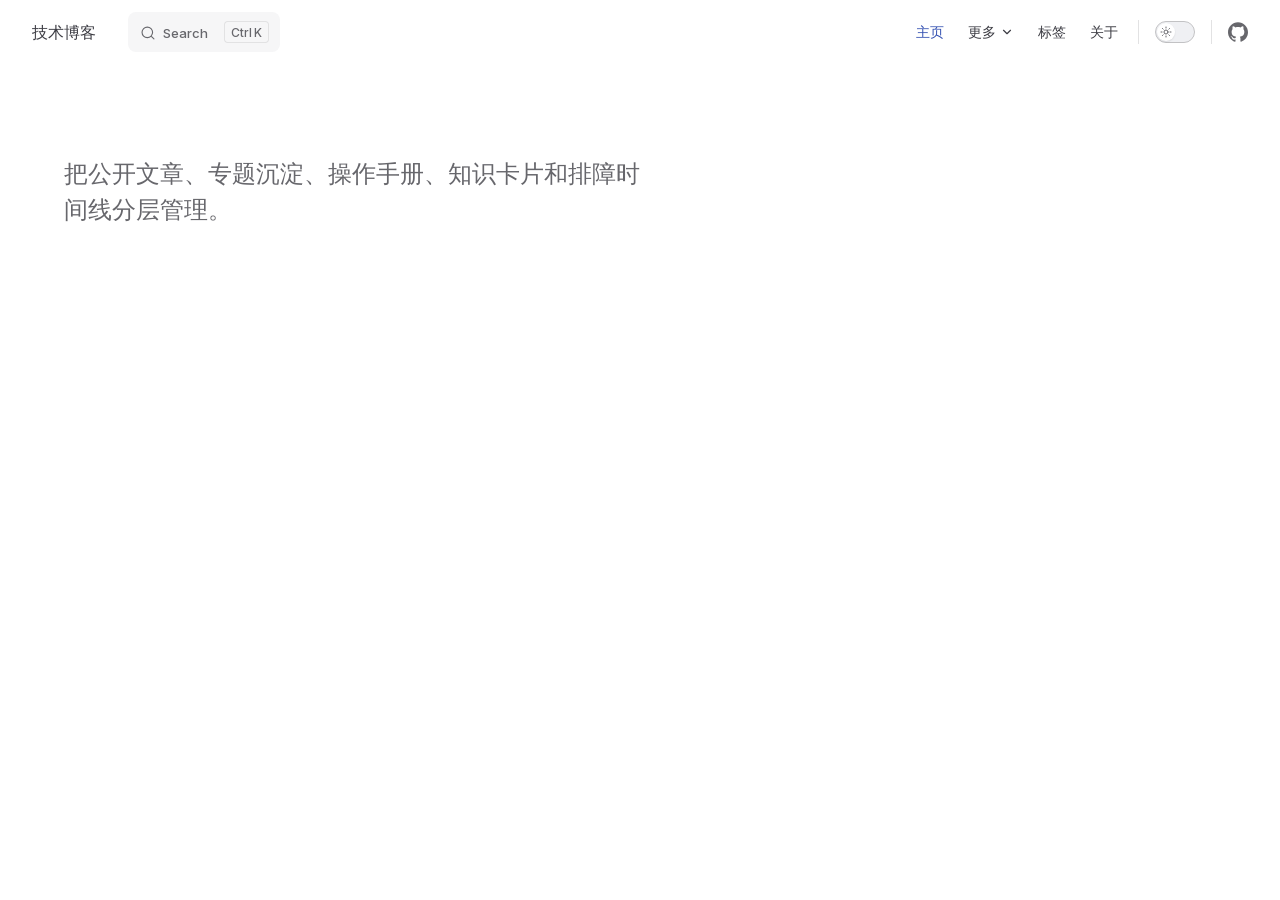
<file: index.html>
<!DOCTYPE html>
<html lang="en-US" dir="ltr">
  <head>
    <meta charset="utf-8">
    <meta name="viewport" content="width=device-width,initial-scale=1">
    <title>技术笔记主页</title>
    <meta name="description" content="Technical blog and documentation">
    <meta name="generator" content="VitePress v1.6.4">
    <link rel="preload stylesheet" href="/assets/style.ClLGARq2.css" as="style">
    <link rel="preload stylesheet" href="/vp-icons.css" as="style">
    
    <script type="module" src="/assets/app.np7EbtzY.js"></script>
    <link rel="preload" href="/assets/inter-roman-latin.Di8DUHzh.woff2" as="font" type="font/woff2" crossorigin="">
    <link rel="modulepreload" href="/assets/chunks/theme.BEJKXJPw.js">
    <link rel="modulepreload" href="/assets/chunks/framework.DFV5UN9c.js">
    <link rel="modulepreload" href="/assets/index.md.BqTzplgF.lean.js">
    <link rel="icon" type="image/svg+xml" href="/favicon.svg">
    <script id="check-dark-mode">(()=>{const e=localStorage.getItem("vitepress-theme-appearance")||"auto",a=window.matchMedia("(prefers-color-scheme: dark)").matches;(!e||e==="auto"?a:e==="dark")&&document.documentElement.classList.add("dark")})();</script>
    <script id="check-mac-os">document.documentElement.classList.toggle("mac",/Mac|iPhone|iPod|iPad/i.test(navigator.platform));</script>
  </head>
  <body>
    <div id="app"><div class="Layout" data-v-5d98c3a5><!--[--><!--]--><!--[--><span tabindex="-1" data-v-0b0ada53></span><a href="#VPContent" class="VPSkipLink visually-hidden" data-v-0b0ada53>Skip to content</a><!--]--><!----><header class="VPNav" data-v-5d98c3a5 data-v-ae24b3ad><div class="VPNavBar" data-v-ae24b3ad data-v-6aa21345><div class="wrapper" data-v-6aa21345><div class="container" data-v-6aa21345><div class="title" data-v-6aa21345><div class="VPNavBarTitle" data-v-6aa21345 data-v-1168a8e4><a class="title" href="/" data-v-1168a8e4><!--[--><!--]--><!----><span data-v-1168a8e4>技术博客</span><!--[--><!--]--></a></div></div><div class="content" data-v-6aa21345><div class="content-body" data-v-6aa21345><!--[--><!--]--><div class="VPNavBarSearch search" data-v-6aa21345><!--[--><!----><div id="local-search"><button type="button" class="DocSearch DocSearch-Button" aria-label="Search"><span class="DocSearch-Button-Container"><span class="vp-icon DocSearch-Search-Icon"></span><span class="DocSearch-Button-Placeholder">Search</span></span><span class="DocSearch-Button-Keys"><kbd class="DocSearch-Button-Key"></kbd><kbd class="DocSearch-Button-Key">K</kbd></span></button></div><!--]--></div><nav aria-labelledby="main-nav-aria-label" class="VPNavBarMenu menu" data-v-6aa21345 data-v-dc692963><span id="main-nav-aria-label" class="visually-hidden" data-v-dc692963> Main Navigation </span><!--[--><!--[--><a class="VPLink link VPNavBarMenuLink active" href="/" tabindex="0" data-v-dc692963 data-v-e56f3d57><!--[--><span data-v-e56f3d57>主页</span><!--]--></a><!--]--><!--[--><div class="VPFlyout VPNavBarMenuGroup" data-v-dc692963 data-v-cf11d7a2><button type="button" class="button" aria-haspopup="true" aria-expanded="false" data-v-cf11d7a2><span class="text" data-v-cf11d7a2><!----><span data-v-cf11d7a2>更多</span><span class="vpi-chevron-down text-icon" data-v-cf11d7a2></span></span></button><div class="menu" data-v-cf11d7a2><div class="VPMenu" data-v-cf11d7a2 data-v-b98bc113><div class="items" data-v-b98bc113><!--[--><!--[--><div class="VPMenuLink" data-v-b98bc113 data-v-35975db6><a class="VPLink link" href="/blog/" data-v-35975db6><!--[--><span data-v-35975db6>文章博客</span><!--]--></a></div><!--]--><!--[--><div class="VPMenuLink" data-v-b98bc113 data-v-35975db6><a class="VPLink link" href="/topics/" data-v-35975db6><!--[--><span data-v-35975db6>主题专栏</span><!--]--></a></div><!--]--><!--[--><div class="VPMenuLink" data-v-b98bc113 data-v-35975db6><a class="VPLink link" href="/wiki/" data-v-35975db6><!--[--><span data-v-35975db6>个人Wiki</span><!--]--></a></div><!--]--><!--[--><div class="VPMenuLink" data-v-b98bc113 data-v-35975db6><a class="VPLink link" href="/notes/" data-v-35975db6><!--[--><span data-v-35975db6>个人笔记</span><!--]--></a></div><!--]--><!--[--><div class="VPMenuLink" data-v-b98bc113 data-v-35975db6><a class="VPLink link" href="/logs/" data-v-35975db6><!--[--><span data-v-35975db6>个人日志</span><!--]--></a></div><!--]--><!--[--><div class="VPMenuLink" data-v-b98bc113 data-v-35975db6><a class="VPLink link" href="/resources/" data-v-35975db6><!--[--><span data-v-35975db6>相关资源</span><!--]--></a></div><!--]--><!--[--><div class="VPMenuLink" data-v-b98bc113 data-v-35975db6><a class="VPLink link" href="/resume.html" data-v-35975db6><!--[--><span data-v-35975db6>简历</span><!--]--></a></div><!--]--><!--[--><div class="VPMenuLink" data-v-b98bc113 data-v-35975db6><a class="VPLink link" href="/workspace.html" data-v-35975db6><!--[--><span data-v-35975db6>工作台</span><!--]--></a></div><!--]--><!--[--><div class="VPMenuLink" data-v-b98bc113 data-v-35975db6><a class="VPLink link" href="/runtime-api.html" data-v-35975db6><!--[--><span data-v-35975db6>实验室</span><!--]--></a></div><!--]--><!--[--><div class="VPMenuLink" data-v-b98bc113 data-v-35975db6><a class="VPLink link" href="/changelog.html" data-v-35975db6><!--[--><span data-v-35975db6>更新日志</span><!--]--></a></div><!--]--><!--]--></div><!--[--><!--]--></div></div></div><!--]--><!--[--><a class="VPLink link VPNavBarMenuLink" href="/tags.html" tabindex="0" data-v-dc692963 data-v-e56f3d57><!--[--><span data-v-e56f3d57>标签</span><!--]--></a><!--]--><!--[--><a class="VPLink link VPNavBarMenuLink" href="/about.html" tabindex="0" data-v-dc692963 data-v-e56f3d57><!--[--><span data-v-e56f3d57>关于</span><!--]--></a><!--]--><!--]--></nav><!----><div class="VPNavBarAppearance appearance" data-v-6aa21345 data-v-6c893767><button class="VPSwitch VPSwitchAppearance" type="button" role="switch" title aria-checked="false" data-v-6c893767 data-v-5337faa4 data-v-1d5665e3><span class="check" data-v-1d5665e3><span class="icon" data-v-1d5665e3><!--[--><span class="vpi-sun sun" data-v-5337faa4></span><span class="vpi-moon moon" data-v-5337faa4></span><!--]--></span></span></button></div><div class="VPSocialLinks VPNavBarSocialLinks social-links" data-v-6aa21345 data-v-0394ad82 data-v-7bc22406><!--[--><a class="VPSocialLink no-icon" href="https://github.com/ambiguous-pointer" aria-label="github" target="_blank" rel="noopener" data-v-7bc22406 data-v-bd121fe5><span class="vpi-social-github"></span></a><!--]--></div><div class="VPFlyout VPNavBarExtra extra" data-v-6aa21345 data-v-bb2aa2f0 data-v-cf11d7a2><button type="button" class="button" aria-haspopup="true" aria-expanded="false" aria-label="extra navigation" data-v-cf11d7a2><span class="vpi-more-horizontal icon" data-v-cf11d7a2></span></button><div class="menu" data-v-cf11d7a2><div class="VPMenu" data-v-cf11d7a2 data-v-b98bc113><!----><!--[--><!--[--><!----><div class="group" data-v-bb2aa2f0><div class="item appearance" data-v-bb2aa2f0><p class="label" data-v-bb2aa2f0>Appearance</p><div class="appearance-action" data-v-bb2aa2f0><button class="VPSwitch VPSwitchAppearance" type="button" role="switch" title aria-checked="false" data-v-bb2aa2f0 data-v-5337faa4 data-v-1d5665e3><span class="check" data-v-1d5665e3><span class="icon" data-v-1d5665e3><!--[--><span class="vpi-sun sun" data-v-5337faa4></span><span class="vpi-moon moon" data-v-5337faa4></span><!--]--></span></span></button></div></div></div><div class="group" data-v-bb2aa2f0><div class="item social-links" data-v-bb2aa2f0><div class="VPSocialLinks social-links-list" data-v-bb2aa2f0 data-v-7bc22406><!--[--><a class="VPSocialLink no-icon" href="https://github.com/ambiguous-pointer" aria-label="github" target="_blank" rel="noopener" data-v-7bc22406 data-v-bd121fe5><span class="vpi-social-github"></span></a><!--]--></div></div></div><!--]--><!--]--></div></div></div><!--[--><!--]--><button type="button" class="VPNavBarHamburger hamburger" aria-label="mobile navigation" aria-expanded="false" aria-controls="VPNavScreen" data-v-6aa21345 data-v-e5dd9c1c><span class="container" data-v-e5dd9c1c><span class="top" data-v-e5dd9c1c></span><span class="middle" data-v-e5dd9c1c></span><span class="bottom" data-v-e5dd9c1c></span></span></button></div></div></div></div><div class="divider" data-v-6aa21345><div class="divider-line" data-v-6aa21345></div></div></div><!----></header><!----><!----><div class="VPContent is-home" id="VPContent" data-v-5d98c3a5 data-v-1428d186><div class="VPHome" data-v-1428d186 data-v-8b561e3d><!--[--><!--]--><div class="VPHero VPHomeHero" data-v-8b561e3d data-v-4f9c455b><div class="container" data-v-4f9c455b><div class="main" data-v-4f9c455b><!--[--><!--]--><!--[--><h1 class="heading" data-v-4f9c455b><!----><!----></h1><p class="tagline" data-v-4f9c455b>把公开文章、专题沉淀、操作手册、知识卡片和排障时间线分层管理。</p><!--]--><!--[--><!--]--><!----><!--[--><!--]--></div><!----></div></div><!--[--><!--]--><!--[--><!--]--><!----><!--[--><!--]--><div class="vp-doc container" style="" data-v-8b561e3d data-v-8e2d4988><!--[--><div style="position:relative;" data-v-8b561e3d><div></div></div><!--]--></div></div></div><!----><!--[--><!--]--></div></div>
    <script>window.__VP_HASH_MAP__=JSON.parse("{\"about.md\":\"CYzjY-xQ\",\"changelog.md\":\"sV4nml2J\",\"index.md\":\"BqTzplgF\",\"resume.md\":\"DYqB2Cnw\",\"runtime-api.md\":\"B2gbsi1i\",\"tags.md\":\"_eQLl3i7\",\"topics_index.md\":\"ZPISHFbe\",\"workspace.md\":\"BAcdmlYP\"}");window.__VP_SITE_DATA__=JSON.parse("{\"lang\":\"en-US\",\"dir\":\"ltr\",\"title\":\"技术博客\",\"description\":\"Technical blog and documentation\",\"base\":\"/\",\"head\":[],\"router\":{\"prefetchLinks\":true},\"appearance\":true,\"themeConfig\":{\"search\":{\"provider\":\"local\"},\"nav\":[{\"text\":\"主页\",\"link\":\"/\"},{\"text\":\"更多\",\"items\":[{\"text\":\"文章博客\",\"link\":\"/blog/\"},{\"text\":\"主题专栏\",\"link\":\"/topics/\"},{\"text\":\"个人Wiki\",\"link\":\"/wiki/\"},{\"text\":\"个人笔记\",\"link\":\"/notes/\"},{\"text\":\"个人日志\",\"link\":\"/logs/\"},{\"text\":\"相关资源\",\"link\":\"/resources/\"},{\"text\":\"简历\",\"link\":\"/resume\"},{\"text\":\"工作台\",\"link\":\"/workspace\"},{\"text\":\"实验室\",\"link\":\"/runtime-api\"},{\"text\":\"更新日志\",\"link\":\"/changelog\"}]},{\"text\":\"标签\",\"link\":\"/tags\"},{\"text\":\"关于\",\"link\":\"/about\"}],\"socialLinks\":[{\"icon\":\"github\",\"link\":\"https://github.com/ambiguous-pointer\"}]},\"locales\":{},\"scrollOffset\":134,\"cleanUrls\":false}");</script>
    
  </body>
</html>
</file>
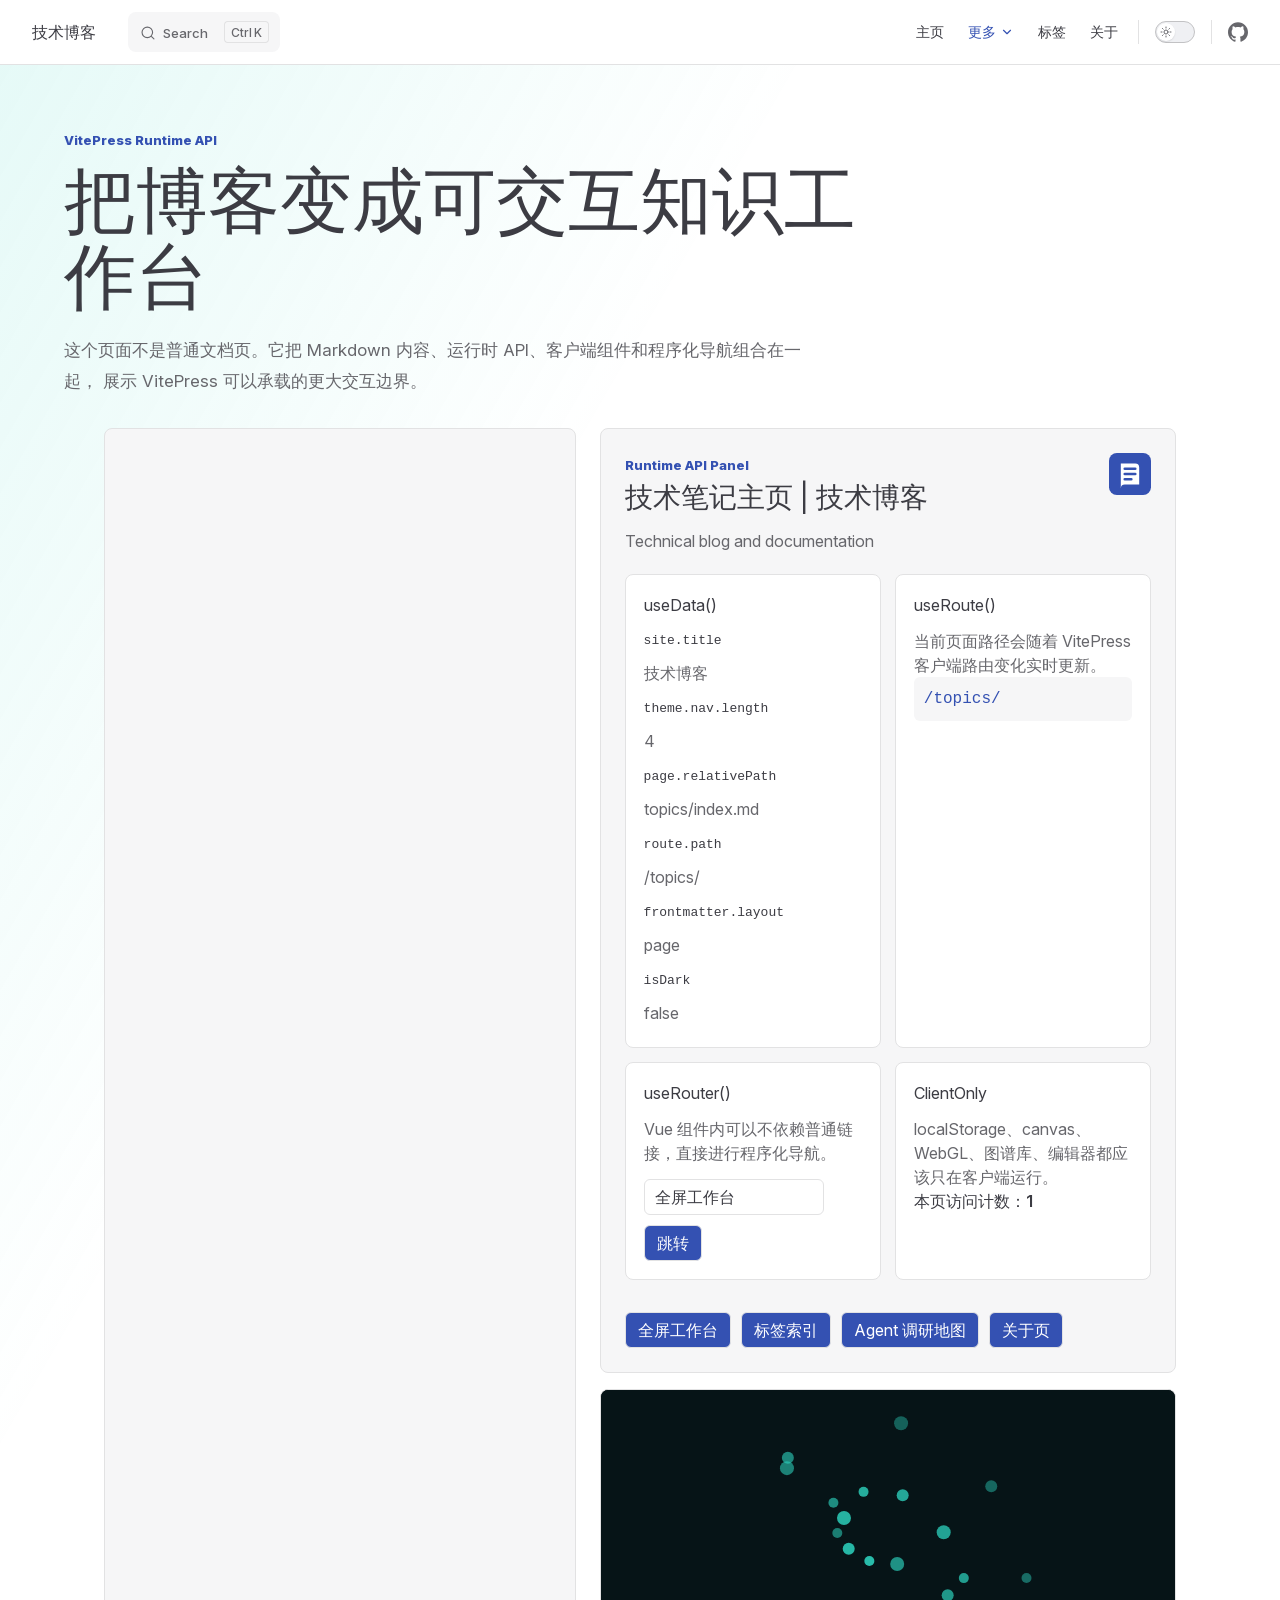
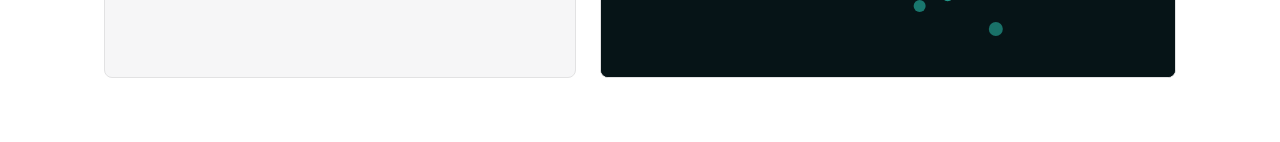
<file: topics/index.html>
<!DOCTYPE html>
<html lang="en-US" dir="ltr">
  <head>
    <meta charset="utf-8">
    <meta name="viewport" content="width=device-width,initial-scale=1">
    <title>技术笔记主页 | 技术博客</title>
    <meta name="description" content="Technical blog and documentation">
    <meta name="generator" content="VitePress v1.6.4">
    <link rel="preload stylesheet" href="/assets/style.ClLGARq2.css" as="style">
    <link rel="preload stylesheet" href="/vp-icons.css" as="style">
    
    <script type="module" src="/assets/app.np7EbtzY.js"></script>
    <link rel="preload" href="/assets/inter-roman-latin.Di8DUHzh.woff2" as="font" type="font/woff2" crossorigin="">
    <link rel="modulepreload" href="/assets/chunks/theme.BEJKXJPw.js">
    <link rel="modulepreload" href="/assets/chunks/framework.DFV5UN9c.js">
    <link rel="modulepreload" href="/assets/topics_index.md.ZPISHFbe.lean.js">
    <link rel="icon" type="image/svg+xml" href="/favicon.svg">
    <script id="check-dark-mode">(()=>{const e=localStorage.getItem("vitepress-theme-appearance")||"auto",a=window.matchMedia("(prefers-color-scheme: dark)").matches;(!e||e==="auto"?a:e==="dark")&&document.documentElement.classList.add("dark")})();</script>
    <script id="check-mac-os">document.documentElement.classList.toggle("mac",/Mac|iPhone|iPod|iPad/i.test(navigator.platform));</script>
  </head>
  <body>
    <div id="app"><div class="Layout" data-v-5d98c3a5><!--[--><!--]--><!--[--><span tabindex="-1" data-v-0b0ada53></span><a href="#VPContent" class="VPSkipLink visually-hidden" data-v-0b0ada53>Skip to content</a><!--]--><!----><header class="VPNav" data-v-5d98c3a5 data-v-ae24b3ad><div class="VPNavBar" data-v-ae24b3ad data-v-6aa21345><div class="wrapper" data-v-6aa21345><div class="container" data-v-6aa21345><div class="title" data-v-6aa21345><div class="VPNavBarTitle" data-v-6aa21345 data-v-1168a8e4><a class="title" href="/" data-v-1168a8e4><!--[--><!--]--><!----><span data-v-1168a8e4>技术博客</span><!--[--><!--]--></a></div></div><div class="content" data-v-6aa21345><div class="content-body" data-v-6aa21345><!--[--><!--]--><div class="VPNavBarSearch search" data-v-6aa21345><!--[--><!----><div id="local-search"><button type="button" class="DocSearch DocSearch-Button" aria-label="Search"><span class="DocSearch-Button-Container"><span class="vp-icon DocSearch-Search-Icon"></span><span class="DocSearch-Button-Placeholder">Search</span></span><span class="DocSearch-Button-Keys"><kbd class="DocSearch-Button-Key"></kbd><kbd class="DocSearch-Button-Key">K</kbd></span></button></div><!--]--></div><nav aria-labelledby="main-nav-aria-label" class="VPNavBarMenu menu" data-v-6aa21345 data-v-dc692963><span id="main-nav-aria-label" class="visually-hidden" data-v-dc692963> Main Navigation </span><!--[--><!--[--><a class="VPLink link VPNavBarMenuLink" href="/" tabindex="0" data-v-dc692963 data-v-e56f3d57><!--[--><span data-v-e56f3d57>主页</span><!--]--></a><!--]--><!--[--><div class="VPFlyout VPNavBarMenuGroup active" data-v-dc692963 data-v-cf11d7a2><button type="button" class="button" aria-haspopup="true" aria-expanded="false" data-v-cf11d7a2><span class="text" data-v-cf11d7a2><!----><span data-v-cf11d7a2>更多</span><span class="vpi-chevron-down text-icon" data-v-cf11d7a2></span></span></button><div class="menu" data-v-cf11d7a2><div class="VPMenu" data-v-cf11d7a2 data-v-b98bc113><div class="items" data-v-b98bc113><!--[--><!--[--><div class="VPMenuLink" data-v-b98bc113 data-v-35975db6><a class="VPLink link" href="/blog/" data-v-35975db6><!--[--><span data-v-35975db6>文章博客</span><!--]--></a></div><!--]--><!--[--><div class="VPMenuLink" data-v-b98bc113 data-v-35975db6><a class="VPLink link active" href="/topics/" data-v-35975db6><!--[--><span data-v-35975db6>主题专栏</span><!--]--></a></div><!--]--><!--[--><div class="VPMenuLink" data-v-b98bc113 data-v-35975db6><a class="VPLink link" href="/wiki/" data-v-35975db6><!--[--><span data-v-35975db6>个人Wiki</span><!--]--></a></div><!--]--><!--[--><div class="VPMenuLink" data-v-b98bc113 data-v-35975db6><a class="VPLink link" href="/notes/" data-v-35975db6><!--[--><span data-v-35975db6>个人笔记</span><!--]--></a></div><!--]--><!--[--><div class="VPMenuLink" data-v-b98bc113 data-v-35975db6><a class="VPLink link" href="/logs/" data-v-35975db6><!--[--><span data-v-35975db6>个人日志</span><!--]--></a></div><!--]--><!--[--><div class="VPMenuLink" data-v-b98bc113 data-v-35975db6><a class="VPLink link" href="/resources/" data-v-35975db6><!--[--><span data-v-35975db6>相关资源</span><!--]--></a></div><!--]--><!--[--><div class="VPMenuLink" data-v-b98bc113 data-v-35975db6><a class="VPLink link" href="/resume.html" data-v-35975db6><!--[--><span data-v-35975db6>简历</span><!--]--></a></div><!--]--><!--[--><div class="VPMenuLink" data-v-b98bc113 data-v-35975db6><a class="VPLink link" href="/workspace.html" data-v-35975db6><!--[--><span data-v-35975db6>工作台</span><!--]--></a></div><!--]--><!--[--><div class="VPMenuLink" data-v-b98bc113 data-v-35975db6><a class="VPLink link" href="/runtime-api.html" data-v-35975db6><!--[--><span data-v-35975db6>实验室</span><!--]--></a></div><!--]--><!--[--><div class="VPMenuLink" data-v-b98bc113 data-v-35975db6><a class="VPLink link" href="/changelog.html" data-v-35975db6><!--[--><span data-v-35975db6>更新日志</span><!--]--></a></div><!--]--><!--]--></div><!--[--><!--]--></div></div></div><!--]--><!--[--><a class="VPLink link VPNavBarMenuLink" href="/tags.html" tabindex="0" data-v-dc692963 data-v-e56f3d57><!--[--><span data-v-e56f3d57>标签</span><!--]--></a><!--]--><!--[--><a class="VPLink link VPNavBarMenuLink" href="/about.html" tabindex="0" data-v-dc692963 data-v-e56f3d57><!--[--><span data-v-e56f3d57>关于</span><!--]--></a><!--]--><!--]--></nav><!----><div class="VPNavBarAppearance appearance" data-v-6aa21345 data-v-6c893767><button class="VPSwitch VPSwitchAppearance" type="button" role="switch" title aria-checked="false" data-v-6c893767 data-v-5337faa4 data-v-1d5665e3><span class="check" data-v-1d5665e3><span class="icon" data-v-1d5665e3><!--[--><span class="vpi-sun sun" data-v-5337faa4></span><span class="vpi-moon moon" data-v-5337faa4></span><!--]--></span></span></button></div><div class="VPSocialLinks VPNavBarSocialLinks social-links" data-v-6aa21345 data-v-0394ad82 data-v-7bc22406><!--[--><a class="VPSocialLink no-icon" href="https://github.com/ambiguous-pointer" aria-label="github" target="_blank" rel="noopener" data-v-7bc22406 data-v-bd121fe5><span class="vpi-social-github"></span></a><!--]--></div><div class="VPFlyout VPNavBarExtra extra" data-v-6aa21345 data-v-bb2aa2f0 data-v-cf11d7a2><button type="button" class="button" aria-haspopup="true" aria-expanded="false" aria-label="extra navigation" data-v-cf11d7a2><span class="vpi-more-horizontal icon" data-v-cf11d7a2></span></button><div class="menu" data-v-cf11d7a2><div class="VPMenu" data-v-cf11d7a2 data-v-b98bc113><!----><!--[--><!--[--><!----><div class="group" data-v-bb2aa2f0><div class="item appearance" data-v-bb2aa2f0><p class="label" data-v-bb2aa2f0>Appearance</p><div class="appearance-action" data-v-bb2aa2f0><button class="VPSwitch VPSwitchAppearance" type="button" role="switch" title aria-checked="false" data-v-bb2aa2f0 data-v-5337faa4 data-v-1d5665e3><span class="check" data-v-1d5665e3><span class="icon" data-v-1d5665e3><!--[--><span class="vpi-sun sun" data-v-5337faa4></span><span class="vpi-moon moon" data-v-5337faa4></span><!--]--></span></span></button></div></div></div><div class="group" data-v-bb2aa2f0><div class="item social-links" data-v-bb2aa2f0><div class="VPSocialLinks social-links-list" data-v-bb2aa2f0 data-v-7bc22406><!--[--><a class="VPSocialLink no-icon" href="https://github.com/ambiguous-pointer" aria-label="github" target="_blank" rel="noopener" data-v-7bc22406 data-v-bd121fe5><span class="vpi-social-github"></span></a><!--]--></div></div></div><!--]--><!--]--></div></div></div><!--[--><!--]--><button type="button" class="VPNavBarHamburger hamburger" aria-label="mobile navigation" aria-expanded="false" aria-controls="VPNavScreen" data-v-6aa21345 data-v-e5dd9c1c><span class="container" data-v-e5dd9c1c><span class="top" data-v-e5dd9c1c></span><span class="middle" data-v-e5dd9c1c></span><span class="bottom" data-v-e5dd9c1c></span></span></button></div></div></div></div><div class="divider" data-v-6aa21345><div class="divider-line" data-v-6aa21345></div></div></div><!----></header><div class="VPLocalNav empty fixed" data-v-5d98c3a5 data-v-a6f0e41e><div class="container" data-v-a6f0e41e><!----><div class="VPLocalNavOutlineDropdown" style="--vp-vh:0px;" data-v-a6f0e41e data-v-8a42e2b4><button data-v-8a42e2b4>Return to top</button><!----></div></div></div><!----><div class="VPContent" id="VPContent" data-v-5d98c3a5 data-v-1428d186><div class="VPPage" data-v-1428d186><!--[--><!--]--><div style="position:relative;"><div><main class="runtime-lab" data-v-db310f68><section class="lab-hero" data-v-db310f68><div data-v-db310f68><p class="eyebrow" data-v-db310f68>VitePress Runtime API</p><h1 data-v-db310f68>把博客变成可交互知识工作台</h1><p data-v-db310f68> 这个页面不是普通文档页。它把 Markdown 内容、运行时 API、客户端组件和程序化导航组合在一起， 展示 VitePress 可以承载的更大交互边界。 </p></div></section><section class="lab-grid" data-v-db310f68><article class="markdown-side" data-v-db310f68><!--[--><!--]--></article><aside class="interactive-side" data-v-db310f68><section class="runtime-panel" data-v-db310f68 data-v-bf9f2edd><div class="panel-head" data-v-bf9f2edd><div data-v-bf9f2edd><p class="eyebrow" data-v-bf9f2edd>Runtime API Panel</p><h2 data-v-bf9f2edd>技术笔记主页 | 技术博客</h2></div><img src="/favicon.svg" alt="site icon" data-v-bf9f2edd></div><p class="description" data-v-bf9f2edd>Technical blog and documentation</p><div class="api-grid" data-v-bf9f2edd><article data-v-bf9f2edd><h3 data-v-bf9f2edd>useData()</h3><dl data-v-bf9f2edd><!--[--><!--[--><dt data-v-bf9f2edd>site.title</dt><dd data-v-bf9f2edd>技术博客</dd><!--]--><!--[--><dt data-v-bf9f2edd>theme.nav.length</dt><dd data-v-bf9f2edd>4</dd><!--]--><!--[--><dt data-v-bf9f2edd>page.relativePath</dt><dd data-v-bf9f2edd>topics/index.md</dd><!--]--><!--[--><dt data-v-bf9f2edd>route.path</dt><dd data-v-bf9f2edd>/topics/</dd><!--]--><!--[--><dt data-v-bf9f2edd>frontmatter.layout</dt><dd data-v-bf9f2edd>page</dd><!--]--><!--[--><dt data-v-bf9f2edd>isDark</dt><dd data-v-bf9f2edd>false</dd><!--]--><!--]--></dl></article><article data-v-bf9f2edd><h3 data-v-bf9f2edd>useRoute()</h3><p data-v-bf9f2edd>当前页面路径会随着 VitePress 客户端路由变化实时更新。</p><code data-v-bf9f2edd>/topics/</code></article><article data-v-bf9f2edd><h3 data-v-bf9f2edd>useRouter()</h3><p data-v-bf9f2edd>Vue 组件内可以不依赖普通链接，直接进行程序化导航。</p><div class="jump-row" data-v-bf9f2edd><select data-v-bf9f2edd><!--[--><option value="/workspace" data-v-bf9f2edd selected>全屏工作台</option><option value="/tags/" data-v-bf9f2edd>标签索引</option><option value="/blog/tech/agents/security-audit-agent-research-map" data-v-bf9f2edd>Agent 调研地图</option><option value="/about/" data-v-bf9f2edd>关于页</option><!--]--></select><button type="button" data-v-bf9f2edd>跳转</button></div></article><article data-v-bf9f2edd><h3 data-v-bf9f2edd>ClientOnly</h3><p data-v-bf9f2edd>localStorage、canvas、WebGL、图谱库、编辑器都应该只在客户端运行。</p><strong data-v-bf9f2edd>本页访问计数：0</strong></article></div><div class="quick-links" data-v-bf9f2edd><!--[--><button type="button" data-v-bf9f2edd>全屏工作台</button><button type="button" data-v-bf9f2edd>标签索引</button><button type="button" data-v-bf9f2edd>Agent 调研地图</button><button type="button" data-v-bf9f2edd>关于页</button><!--]--></div></section><!----></aside></section></main></div></div><!--[--><!--]--></div></div><!----><!--[--><!--]--></div></div>
    <script>window.__VP_HASH_MAP__=JSON.parse("{\"about.md\":\"CYzjY-xQ\",\"changelog.md\":\"sV4nml2J\",\"index.md\":\"BqTzplgF\",\"resume.md\":\"DYqB2Cnw\",\"runtime-api.md\":\"B2gbsi1i\",\"tags.md\":\"_eQLl3i7\",\"topics_index.md\":\"ZPISHFbe\",\"workspace.md\":\"BAcdmlYP\"}");window.__VP_SITE_DATA__=JSON.parse("{\"lang\":\"en-US\",\"dir\":\"ltr\",\"title\":\"技术博客\",\"description\":\"Technical blog and documentation\",\"base\":\"/\",\"head\":[],\"router\":{\"prefetchLinks\":true},\"appearance\":true,\"themeConfig\":{\"search\":{\"provider\":\"local\"},\"nav\":[{\"text\":\"主页\",\"link\":\"/\"},{\"text\":\"更多\",\"items\":[{\"text\":\"文章博客\",\"link\":\"/blog/\"},{\"text\":\"主题专栏\",\"link\":\"/topics/\"},{\"text\":\"个人Wiki\",\"link\":\"/wiki/\"},{\"text\":\"个人笔记\",\"link\":\"/notes/\"},{\"text\":\"个人日志\",\"link\":\"/logs/\"},{\"text\":\"相关资源\",\"link\":\"/resources/\"},{\"text\":\"简历\",\"link\":\"/resume\"},{\"text\":\"工作台\",\"link\":\"/workspace\"},{\"text\":\"实验室\",\"link\":\"/runtime-api\"},{\"text\":\"更新日志\",\"link\":\"/changelog\"}]},{\"text\":\"标签\",\"link\":\"/tags\"},{\"text\":\"关于\",\"link\":\"/about\"}],\"socialLinks\":[{\"icon\":\"github\",\"link\":\"https://github.com/ambiguous-pointer\"}]},\"locales\":{},\"scrollOffset\":134,\"cleanUrls\":false}");</script>
    
  </body>
</html>
</file>
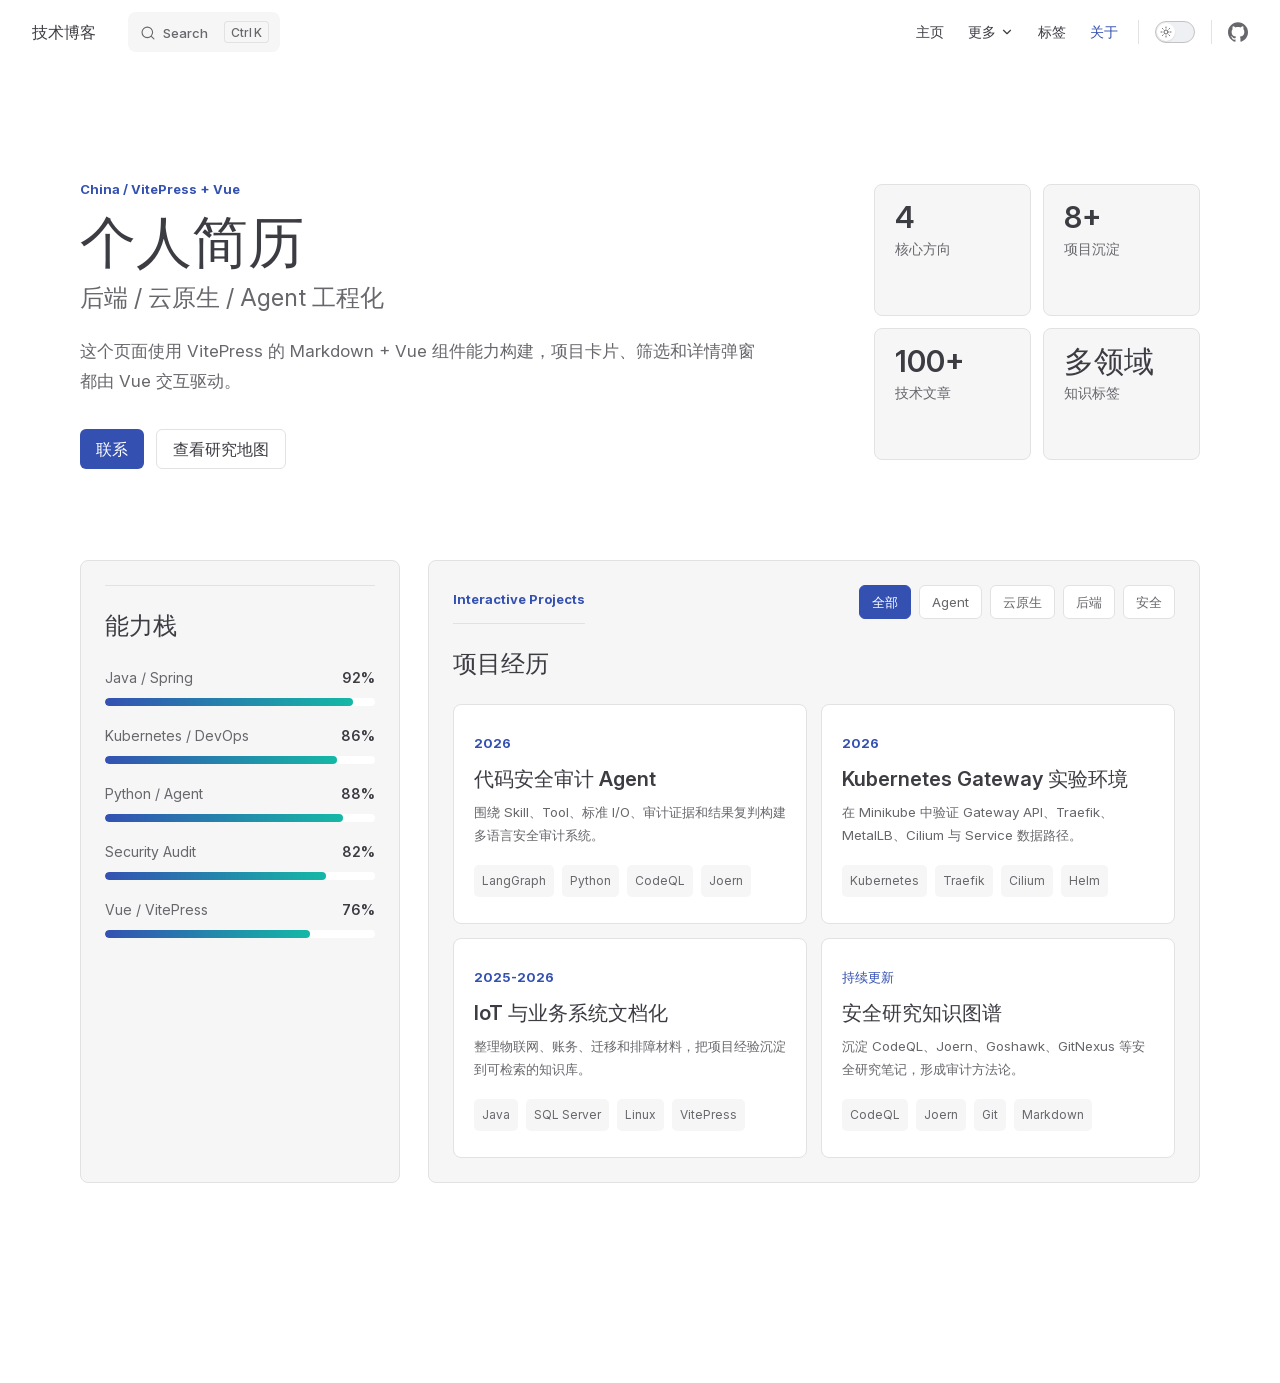
<file: about.html>
<!DOCTYPE html>
<html lang="en-US" dir="ltr">
  <head>
    <meta charset="utf-8">
    <meta name="viewport" content="width=device-width,initial-scale=1">
    <title>关于我 | 技术博客</title>
    <meta name="description" content="Technical blog and documentation">
    <meta name="generator" content="VitePress v1.6.4">
    <link rel="preload stylesheet" href="/assets/style.ClLGARq2.css" as="style">
    <link rel="preload stylesheet" href="/vp-icons.css" as="style">
    
    <script type="module" src="/assets/app.np7EbtzY.js"></script>
    <link rel="preload" href="/assets/inter-roman-latin.Di8DUHzh.woff2" as="font" type="font/woff2" crossorigin="">
    <link rel="modulepreload" href="/assets/chunks/theme.BEJKXJPw.js">
    <link rel="modulepreload" href="/assets/chunks/framework.DFV5UN9c.js">
    <link rel="modulepreload" href="/assets/about.md.CYzjY-xQ.lean.js">
    <link rel="icon" type="image/svg+xml" href="/favicon.svg">
    <script id="check-dark-mode">(()=>{const e=localStorage.getItem("vitepress-theme-appearance")||"auto",a=window.matchMedia("(prefers-color-scheme: dark)").matches;(!e||e==="auto"?a:e==="dark")&&document.documentElement.classList.add("dark")})();</script>
    <script id="check-mac-os">document.documentElement.classList.toggle("mac",/Mac|iPhone|iPod|iPad/i.test(navigator.platform));</script>
  </head>
  <body>
    <div id="app"><div class="Layout" data-v-5d98c3a5><!--[--><!--]--><!--[--><span tabindex="-1" data-v-0b0ada53></span><a href="#VPContent" class="VPSkipLink visually-hidden" data-v-0b0ada53>Skip to content</a><!--]--><!----><header class="VPNav" data-v-5d98c3a5 data-v-ae24b3ad><div class="VPNavBar" data-v-ae24b3ad data-v-6aa21345><div class="wrapper" data-v-6aa21345><div class="container" data-v-6aa21345><div class="title" data-v-6aa21345><div class="VPNavBarTitle" data-v-6aa21345 data-v-1168a8e4><a class="title" href="/" data-v-1168a8e4><!--[--><!--]--><!----><span data-v-1168a8e4>技术博客</span><!--[--><!--]--></a></div></div><div class="content" data-v-6aa21345><div class="content-body" data-v-6aa21345><!--[--><!--]--><div class="VPNavBarSearch search" data-v-6aa21345><!--[--><!----><div id="local-search"><button type="button" class="DocSearch DocSearch-Button" aria-label="Search"><span class="DocSearch-Button-Container"><span class="vp-icon DocSearch-Search-Icon"></span><span class="DocSearch-Button-Placeholder">Search</span></span><span class="DocSearch-Button-Keys"><kbd class="DocSearch-Button-Key"></kbd><kbd class="DocSearch-Button-Key">K</kbd></span></button></div><!--]--></div><nav aria-labelledby="main-nav-aria-label" class="VPNavBarMenu menu" data-v-6aa21345 data-v-dc692963><span id="main-nav-aria-label" class="visually-hidden" data-v-dc692963> Main Navigation </span><!--[--><!--[--><a class="VPLink link VPNavBarMenuLink" href="/" tabindex="0" data-v-dc692963 data-v-e56f3d57><!--[--><span data-v-e56f3d57>主页</span><!--]--></a><!--]--><!--[--><div class="VPFlyout VPNavBarMenuGroup" data-v-dc692963 data-v-cf11d7a2><button type="button" class="button" aria-haspopup="true" aria-expanded="false" data-v-cf11d7a2><span class="text" data-v-cf11d7a2><!----><span data-v-cf11d7a2>更多</span><span class="vpi-chevron-down text-icon" data-v-cf11d7a2></span></span></button><div class="menu" data-v-cf11d7a2><div class="VPMenu" data-v-cf11d7a2 data-v-b98bc113><div class="items" data-v-b98bc113><!--[--><!--[--><div class="VPMenuLink" data-v-b98bc113 data-v-35975db6><a class="VPLink link" href="/blog/" data-v-35975db6><!--[--><span data-v-35975db6>文章博客</span><!--]--></a></div><!--]--><!--[--><div class="VPMenuLink" data-v-b98bc113 data-v-35975db6><a class="VPLink link" href="/topics/" data-v-35975db6><!--[--><span data-v-35975db6>主题专栏</span><!--]--></a></div><!--]--><!--[--><div class="VPMenuLink" data-v-b98bc113 data-v-35975db6><a class="VPLink link" href="/wiki/" data-v-35975db6><!--[--><span data-v-35975db6>个人Wiki</span><!--]--></a></div><!--]--><!--[--><div class="VPMenuLink" data-v-b98bc113 data-v-35975db6><a class="VPLink link" href="/notes/" data-v-35975db6><!--[--><span data-v-35975db6>个人笔记</span><!--]--></a></div><!--]--><!--[--><div class="VPMenuLink" data-v-b98bc113 data-v-35975db6><a class="VPLink link" href="/logs/" data-v-35975db6><!--[--><span data-v-35975db6>个人日志</span><!--]--></a></div><!--]--><!--[--><div class="VPMenuLink" data-v-b98bc113 data-v-35975db6><a class="VPLink link" href="/resources/" data-v-35975db6><!--[--><span data-v-35975db6>相关资源</span><!--]--></a></div><!--]--><!--[--><div class="VPMenuLink" data-v-b98bc113 data-v-35975db6><a class="VPLink link" href="/resume.html" data-v-35975db6><!--[--><span data-v-35975db6>简历</span><!--]--></a></div><!--]--><!--[--><div class="VPMenuLink" data-v-b98bc113 data-v-35975db6><a class="VPLink link" href="/workspace.html" data-v-35975db6><!--[--><span data-v-35975db6>工作台</span><!--]--></a></div><!--]--><!--[--><div class="VPMenuLink" data-v-b98bc113 data-v-35975db6><a class="VPLink link" href="/runtime-api.html" data-v-35975db6><!--[--><span data-v-35975db6>实验室</span><!--]--></a></div><!--]--><!--[--><div class="VPMenuLink" data-v-b98bc113 data-v-35975db6><a class="VPLink link" href="/changelog.html" data-v-35975db6><!--[--><span data-v-35975db6>更新日志</span><!--]--></a></div><!--]--><!--]--></div><!--[--><!--]--></div></div></div><!--]--><!--[--><a class="VPLink link VPNavBarMenuLink" href="/tags.html" tabindex="0" data-v-dc692963 data-v-e56f3d57><!--[--><span data-v-e56f3d57>标签</span><!--]--></a><!--]--><!--[--><a class="VPLink link VPNavBarMenuLink active" href="/about.html" tabindex="0" data-v-dc692963 data-v-e56f3d57><!--[--><span data-v-e56f3d57>关于</span><!--]--></a><!--]--><!--]--></nav><!----><div class="VPNavBarAppearance appearance" data-v-6aa21345 data-v-6c893767><button class="VPSwitch VPSwitchAppearance" type="button" role="switch" title aria-checked="false" data-v-6c893767 data-v-5337faa4 data-v-1d5665e3><span class="check" data-v-1d5665e3><span class="icon" data-v-1d5665e3><!--[--><span class="vpi-sun sun" data-v-5337faa4></span><span class="vpi-moon moon" data-v-5337faa4></span><!--]--></span></span></button></div><div class="VPSocialLinks VPNavBarSocialLinks social-links" data-v-6aa21345 data-v-0394ad82 data-v-7bc22406><!--[--><a class="VPSocialLink no-icon" href="https://github.com/ambiguous-pointer" aria-label="github" target="_blank" rel="noopener" data-v-7bc22406 data-v-bd121fe5><span class="vpi-social-github"></span></a><!--]--></div><div class="VPFlyout VPNavBarExtra extra" data-v-6aa21345 data-v-bb2aa2f0 data-v-cf11d7a2><button type="button" class="button" aria-haspopup="true" aria-expanded="false" aria-label="extra navigation" data-v-cf11d7a2><span class="vpi-more-horizontal icon" data-v-cf11d7a2></span></button><div class="menu" data-v-cf11d7a2><div class="VPMenu" data-v-cf11d7a2 data-v-b98bc113><!----><!--[--><!--[--><!----><div class="group" data-v-bb2aa2f0><div class="item appearance" data-v-bb2aa2f0><p class="label" data-v-bb2aa2f0>Appearance</p><div class="appearance-action" data-v-bb2aa2f0><button class="VPSwitch VPSwitchAppearance" type="button" role="switch" title aria-checked="false" data-v-bb2aa2f0 data-v-5337faa4 data-v-1d5665e3><span class="check" data-v-1d5665e3><span class="icon" data-v-1d5665e3><!--[--><span class="vpi-sun sun" data-v-5337faa4></span><span class="vpi-moon moon" data-v-5337faa4></span><!--]--></span></span></button></div></div></div><div class="group" data-v-bb2aa2f0><div class="item social-links" data-v-bb2aa2f0><div class="VPSocialLinks social-links-list" data-v-bb2aa2f0 data-v-7bc22406><!--[--><a class="VPSocialLink no-icon" href="https://github.com/ambiguous-pointer" aria-label="github" target="_blank" rel="noopener" data-v-7bc22406 data-v-bd121fe5><span class="vpi-social-github"></span></a><!--]--></div></div></div><!--]--><!--]--></div></div></div><!--[--><!--]--><button type="button" class="VPNavBarHamburger hamburger" aria-label="mobile navigation" aria-expanded="false" aria-controls="VPNavScreen" data-v-6aa21345 data-v-e5dd9c1c><span class="container" data-v-e5dd9c1c><span class="top" data-v-e5dd9c1c></span><span class="middle" data-v-e5dd9c1c></span><span class="bottom" data-v-e5dd9c1c></span></span></button></div></div></div></div><div class="divider" data-v-6aa21345><div class="divider-line" data-v-6aa21345></div></div></div><!----></header><!----><!----><div class="VPContent is-home" id="VPContent" data-v-5d98c3a5 data-v-1428d186><div class="VPHome" data-v-1428d186 data-v-8b561e3d><!--[--><!--]--><!----><!--[--><!--]--><!--[--><!--]--><!----><!--[--><!--]--><div class="vp-doc container" style="" data-v-8b561e3d data-v-8e2d4988><!--[--><div style="position:relative;" data-v-8b561e3d><div><section class="resume-shell" data-v-9bd75c33><div class="resume-hero" data-v-9bd75c33><div class="hero-copy" data-v-9bd75c33><p class="eyebrow" data-v-9bd75c33>China / VitePress + Vue</p><h1 data-v-9bd75c33>个人简历</h1><p class="role" data-v-9bd75c33>后端 / 云原生 / Agent 工程化</p><p class="summary" data-v-9bd75c33>这个页面使用 VitePress 的 Markdown + Vue 组件能力构建，项目卡片、筛选和详情弹窗都由 Vue 交互驱动。</p><div class="hero-actions" data-v-9bd75c33><a class="primary-action" href="mailto:ventcode@foxmail.com" data-v-9bd75c33>联系</a><a class="secondary-action" href="/blog/tech/agents/security-audit-agent-research-map" data-v-9bd75c33>查看研究地图</a></div></div><div class="signal-panel" aria-label="profile signals" data-v-9bd75c33><!--[--><div class="signal-item" data-v-9bd75c33><strong data-v-9bd75c33>4</strong><span data-v-9bd75c33>核心方向</span></div><div class="signal-item" data-v-9bd75c33><strong data-v-9bd75c33>8+</strong><span data-v-9bd75c33>项目沉淀</span></div><div class="signal-item" data-v-9bd75c33><strong data-v-9bd75c33>100+</strong><span data-v-9bd75c33>技术文章</span></div><div class="signal-item" data-v-9bd75c33><strong data-v-9bd75c33>多领域</strong><span data-v-9bd75c33>知识标签</span></div><!--]--></div></div><div class="resume-grid" data-v-9bd75c33><aside class="skill-panel" data-v-9bd75c33><h2 data-v-9bd75c33>能力栈</h2><div class="skill-list" data-v-9bd75c33><!--[--><div class="skill-row" data-v-9bd75c33><div class="skill-meta" data-v-9bd75c33><span data-v-9bd75c33>Java / Spring</span><b data-v-9bd75c33>92%</b></div><div class="meter" data-v-9bd75c33><i style="width:92%;" data-v-9bd75c33></i></div></div><div class="skill-row" data-v-9bd75c33><div class="skill-meta" data-v-9bd75c33><span data-v-9bd75c33>Kubernetes / DevOps</span><b data-v-9bd75c33>86%</b></div><div class="meter" data-v-9bd75c33><i style="width:86%;" data-v-9bd75c33></i></div></div><div class="skill-row" data-v-9bd75c33><div class="skill-meta" data-v-9bd75c33><span data-v-9bd75c33>Python / Agent</span><b data-v-9bd75c33>88%</b></div><div class="meter" data-v-9bd75c33><i style="width:88%;" data-v-9bd75c33></i></div></div><div class="skill-row" data-v-9bd75c33><div class="skill-meta" data-v-9bd75c33><span data-v-9bd75c33>Security Audit</span><b data-v-9bd75c33>82%</b></div><div class="meter" data-v-9bd75c33><i style="width:82%;" data-v-9bd75c33></i></div></div><div class="skill-row" data-v-9bd75c33><div class="skill-meta" data-v-9bd75c33><span data-v-9bd75c33>Vue / VitePress</span><b data-v-9bd75c33>76%</b></div><div class="meter" data-v-9bd75c33><i style="width:76%;" data-v-9bd75c33></i></div></div><!--]--></div></aside><main class="project-panel" data-v-9bd75c33><div class="section-head" data-v-9bd75c33><div data-v-9bd75c33><p class="eyebrow" data-v-9bd75c33>Interactive Projects</p><h2 data-v-9bd75c33>项目经历</h2></div><div class="filters" aria-label="项目分类" data-v-9bd75c33><!--[--><button type="button" class="active" data-v-9bd75c33>全部</button><button type="button" class="" data-v-9bd75c33>Agent</button><button type="button" class="" data-v-9bd75c33>云原生</button><button type="button" class="" data-v-9bd75c33>后端</button><button type="button" class="" data-v-9bd75c33>安全</button><!--]--></div></div><div class="project-list" data-v-9bd75c33><!--[--><button type="button" class="project-card" data-v-9bd75c33><span class="period" data-v-9bd75c33>2026</span><h3 data-v-9bd75c33>代码安全审计 Agent</h3><p data-v-9bd75c33>围绕 Skill、Tool、标准 I/O、审计证据和结果复判构建多语言安全审计系统。</p><div class="stack-list" data-v-9bd75c33><!--[--><span data-v-9bd75c33>LangGraph</span><span data-v-9bd75c33>Python</span><span data-v-9bd75c33>CodeQL</span><span data-v-9bd75c33>Joern</span><!--]--></div></button><button type="button" class="project-card" data-v-9bd75c33><span class="period" data-v-9bd75c33>2026</span><h3 data-v-9bd75c33>Kubernetes Gateway 实验环境</h3><p data-v-9bd75c33>在 Minikube 中验证 Gateway API、Traefik、MetalLB、Cilium 与 Service 数据路径。</p><div class="stack-list" data-v-9bd75c33><!--[--><span data-v-9bd75c33>Kubernetes</span><span data-v-9bd75c33>Traefik</span><span data-v-9bd75c33>Cilium</span><span data-v-9bd75c33>Helm</span><!--]--></div></button><button type="button" class="project-card" data-v-9bd75c33><span class="period" data-v-9bd75c33>2025-2026</span><h3 data-v-9bd75c33>IoT 与业务系统文档化</h3><p data-v-9bd75c33>整理物联网、账务、迁移和排障材料，把项目经验沉淀到可检索的知识库。</p><div class="stack-list" data-v-9bd75c33><!--[--><span data-v-9bd75c33>Java</span><span data-v-9bd75c33>SQL Server</span><span data-v-9bd75c33>Linux</span><span data-v-9bd75c33>VitePress</span><!--]--></div></button><button type="button" class="project-card" data-v-9bd75c33><span class="period" data-v-9bd75c33>持续更新</span><h3 data-v-9bd75c33>安全研究知识图谱</h3><p data-v-9bd75c33>沉淀 CodeQL、Joern、Goshawk、GitNexus 等安全研究笔记，形成审计方法论。</p><div class="stack-list" data-v-9bd75c33><!--[--><span data-v-9bd75c33>CodeQL</span><span data-v-9bd75c33>Joern</span><span data-v-9bd75c33>Git</span><span data-v-9bd75c33>Markdown</span><!--]--></div></button><!--]--></div></main></div><!----></section></div></div><!--]--></div></div></div><!----><!--[--><!--]--></div></div>
    <script>window.__VP_HASH_MAP__=JSON.parse("{\"about.md\":\"CYzjY-xQ\",\"changelog.md\":\"sV4nml2J\",\"index.md\":\"BqTzplgF\",\"resume.md\":\"DYqB2Cnw\",\"runtime-api.md\":\"B2gbsi1i\",\"tags.md\":\"_eQLl3i7\",\"topics_index.md\":\"ZPISHFbe\",\"workspace.md\":\"BAcdmlYP\"}");window.__VP_SITE_DATA__=JSON.parse("{\"lang\":\"en-US\",\"dir\":\"ltr\",\"title\":\"技术博客\",\"description\":\"Technical blog and documentation\",\"base\":\"/\",\"head\":[],\"router\":{\"prefetchLinks\":true},\"appearance\":true,\"themeConfig\":{\"search\":{\"provider\":\"local\"},\"nav\":[{\"text\":\"主页\",\"link\":\"/\"},{\"text\":\"更多\",\"items\":[{\"text\":\"文章博客\",\"link\":\"/blog/\"},{\"text\":\"主题专栏\",\"link\":\"/topics/\"},{\"text\":\"个人Wiki\",\"link\":\"/wiki/\"},{\"text\":\"个人笔记\",\"link\":\"/notes/\"},{\"text\":\"个人日志\",\"link\":\"/logs/\"},{\"text\":\"相关资源\",\"link\":\"/resources/\"},{\"text\":\"简历\",\"link\":\"/resume\"},{\"text\":\"工作台\",\"link\":\"/workspace\"},{\"text\":\"实验室\",\"link\":\"/runtime-api\"},{\"text\":\"更新日志\",\"link\":\"/changelog\"}]},{\"text\":\"标签\",\"link\":\"/tags\"},{\"text\":\"关于\",\"link\":\"/about\"}],\"socialLinks\":[{\"icon\":\"github\",\"link\":\"https://github.com/ambiguous-pointer\"}]},\"locales\":{},\"scrollOffset\":134,\"cleanUrls\":false}");</script>
    
  </body>
</html>
</file>
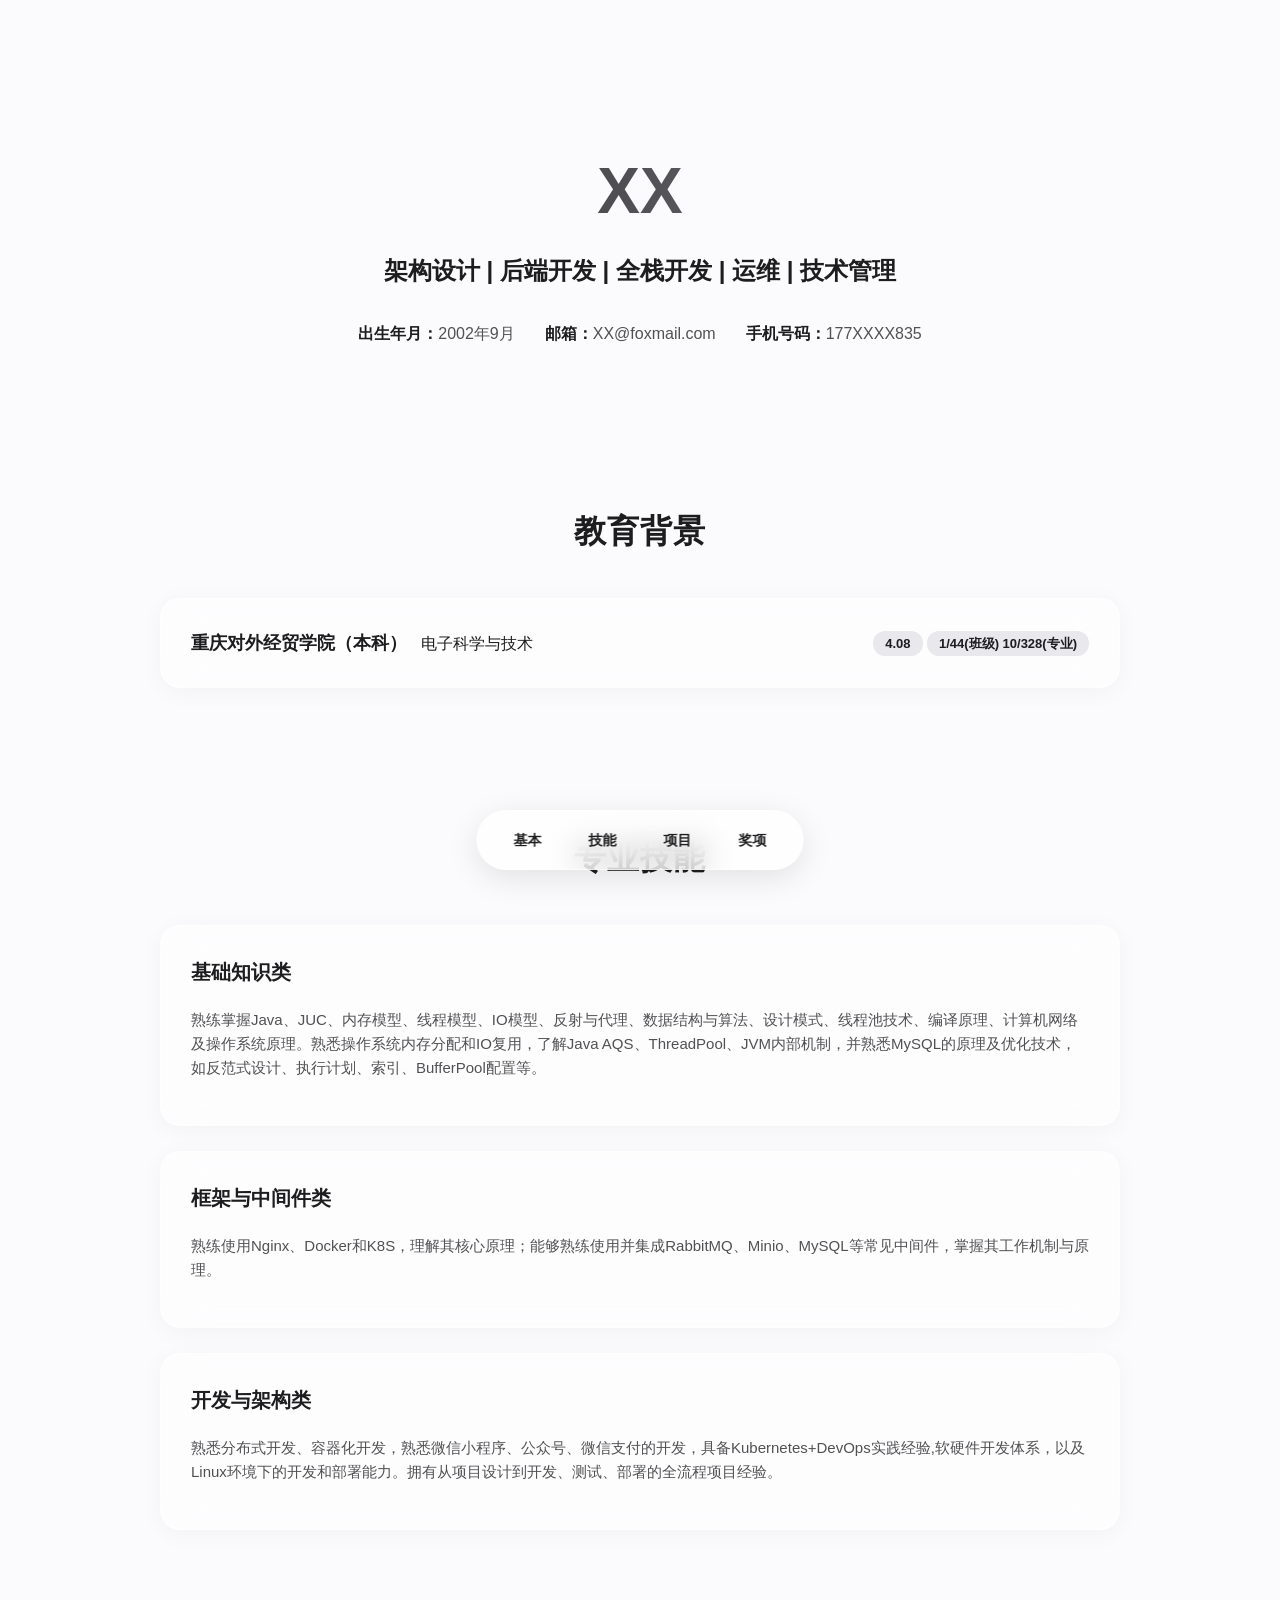
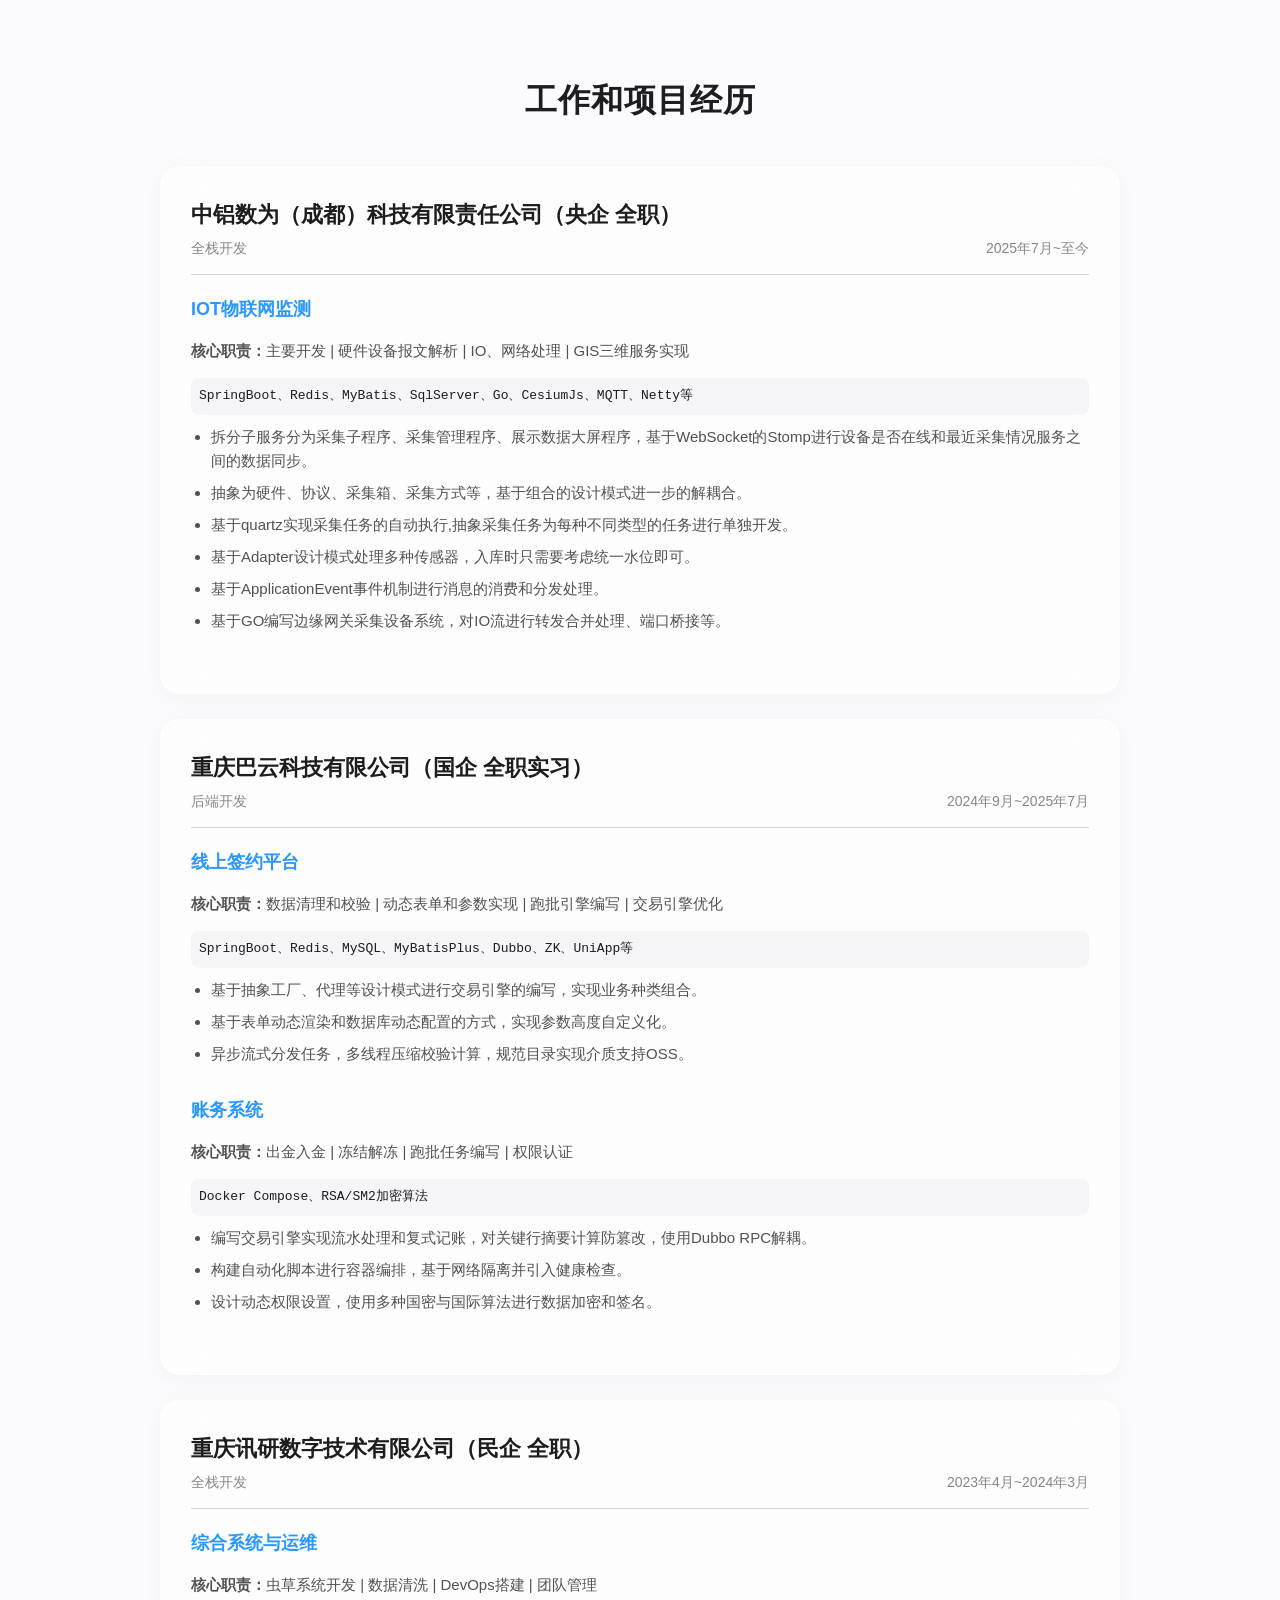
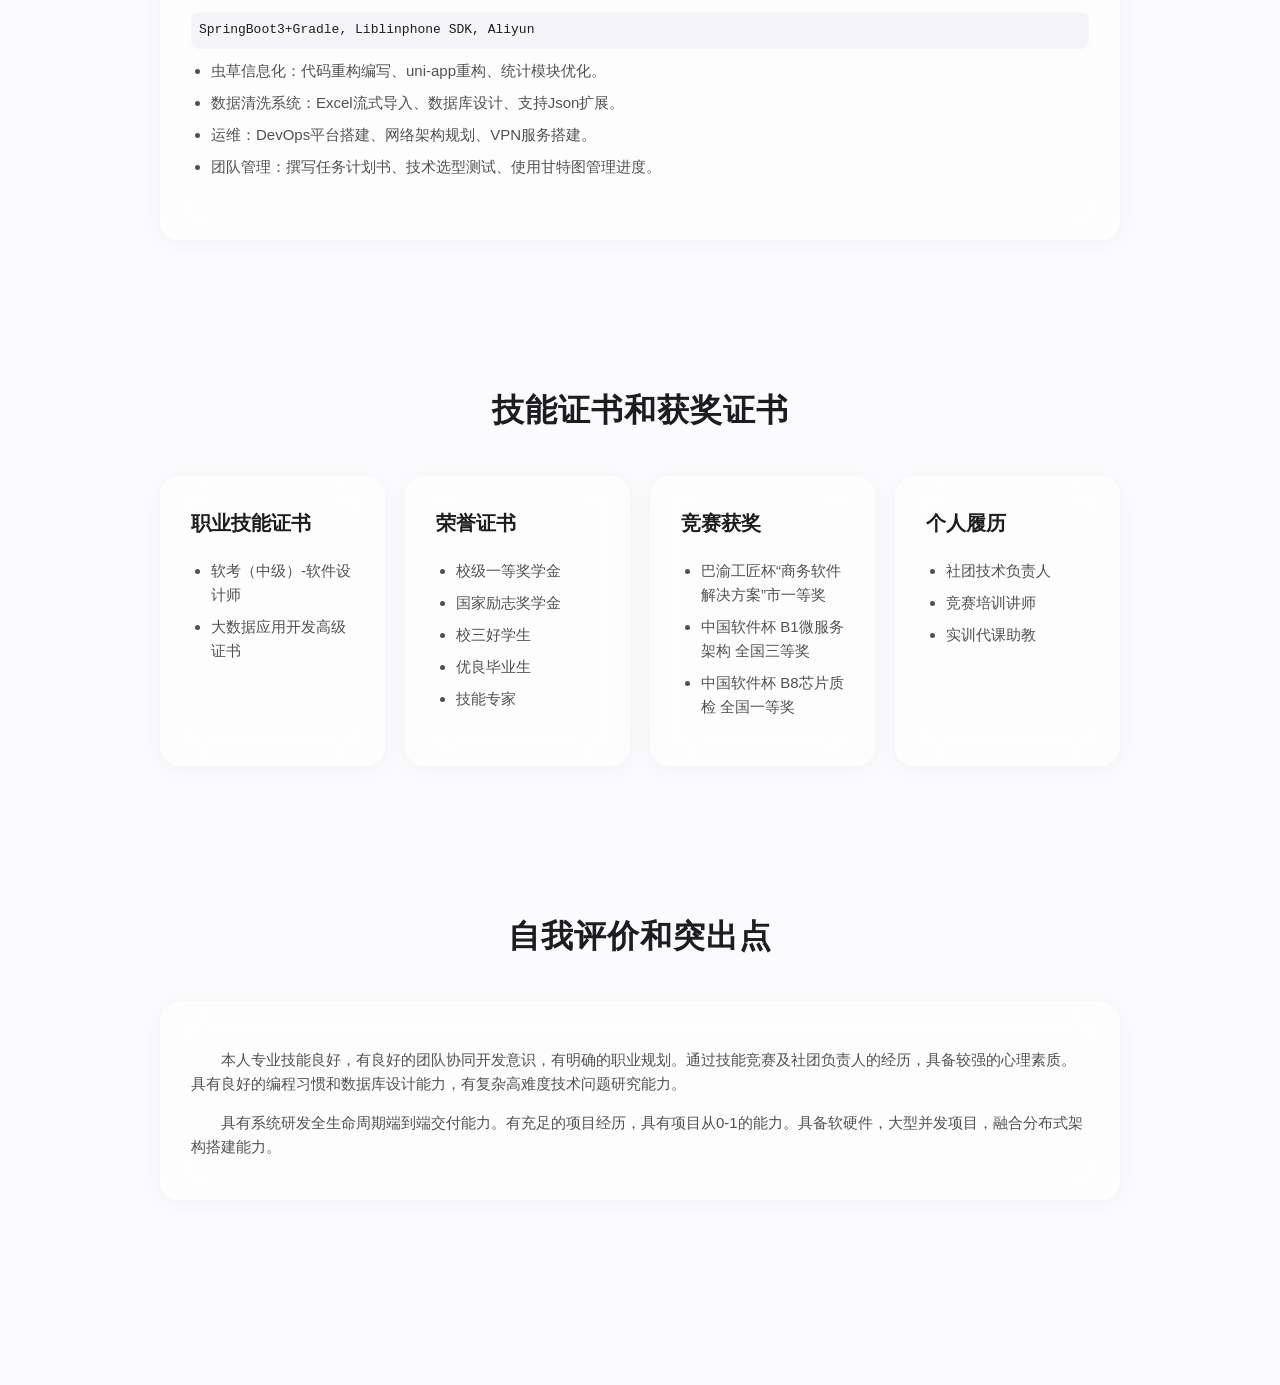
<file: me.html>
<!DOCTYPE html>
<html lang="zh-CN">

<head>
    <meta charset="UTF-8">
    <meta name="viewport" content="width=device-width, initial-scale=1.0">
    <title>个人简历 - 简约版本</title>
    <!-- 1. Web Components 兼容性拦截脚本 (使用 ES5 语法确保旧浏览器能执行这段代码) -->
    <script>
        (function () {
            // 检测是否支持自定义元素和 Shadow DOM
            var supportsCustomElements = 'customElements' in window;
            var supportsShadowDOM = !!HTMLElement.prototype.attachShadow;

            if (!supportsCustomElements || !supportsShadowDOM) {
                // 等待 DOM 加载完毕后，强制覆盖整个网页为报错提示
                document.addEventListener('DOMContentLoaded', function () {
                    document.body.innerHTML =
                        '<div style="display:flex; justify-content:center; align-items:center; height:100vh; background-color:#fbfbfd; color:#1d1d1f; font-family:-apple-system, sans-serif; text-align:center; padding: 20px;">' +
                        '<div>' +
                        '<h1 style="font-size:32px; margin-bottom:15px;">⚠️ 浏览器版本过低</h1>' +
                        '<p style="font-size:18px; color:#86868b; line-height:1.6;">' +
                        '您的浏览器不支持 <b>Web Components</b> 技术，无法渲染此动态简历。<br>' +
                        '请使用最新版本的 Chrome、Edge、Safari 或 Firefox 浏览器重新访问。' +
                        '</p>' +
                        '</div>' +
                        '</div>';
                });

                // 停止解析和加载后续的 DOM 与脚本 (直接不给看)
                if (window.stop) {
                    window.stop();
                } else {
                    document.execCommand("Stop");
                }
            }
        })();
    </script>
    <link rel="stylesheet" href="./css/style.css">
</head>

<body>

    <!-- 悬浮毛玻璃导航 -->
    <floating-nav></floating-nav>

    <!-- 主体内容容器 -->
    <main class="container">
        <!-- 头部信息 -->
        <section id="hero">
            <hero-section></hero-section>
        </section>

        <!-- 教育背景 -->
        <section id="education">
            <h2 class="section-title">教育背景</h2>
            <education-section></education-section>
        </section>

        <!-- 专业技能 -->
        <section id="skills">
            <h2 class="section-title">专业技能</h2>
            <skills-section></skills-section>
        </section>

        <!-- 工作和项目经历 -->
        <section id="experience">
            <h2 class="section-title">工作和项目经历</h2>
            <experience-section></experience-section>
        </section>

        <!-- 证书与奖项 -->
        <section id="certificates">
            <h2 class="section-title">技能证书和获奖证书</h2>
            <cert-section></cert-section>
        </section>

        <!-- 自我评价 -->
        <section id="evaluation">
            <h2 class="section-title">自我评价和突出点</h2>
            <eval-section></eval-section>
        </section>
    </main>

    <!-- 引入主入口脚本 -->
    <script type="module" src="./js/main.js"></script>
</body>

</html>
</file>
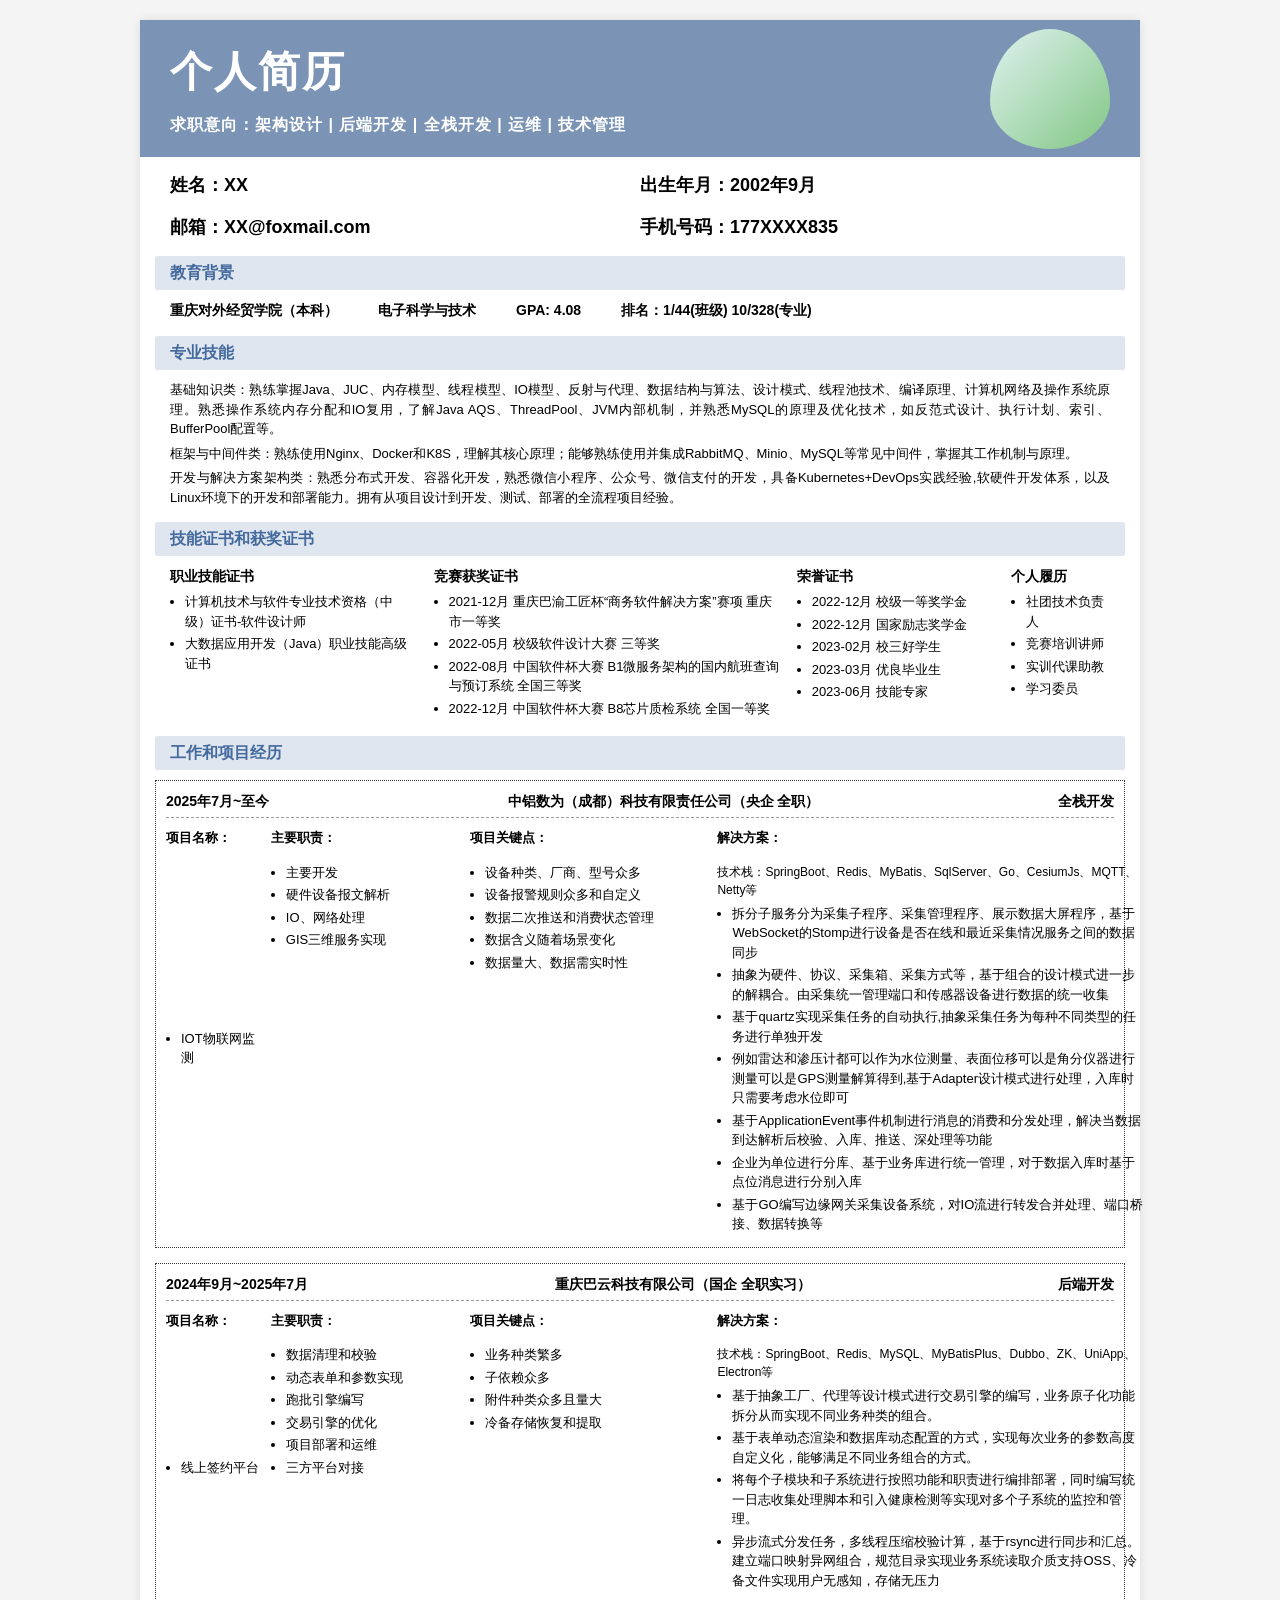
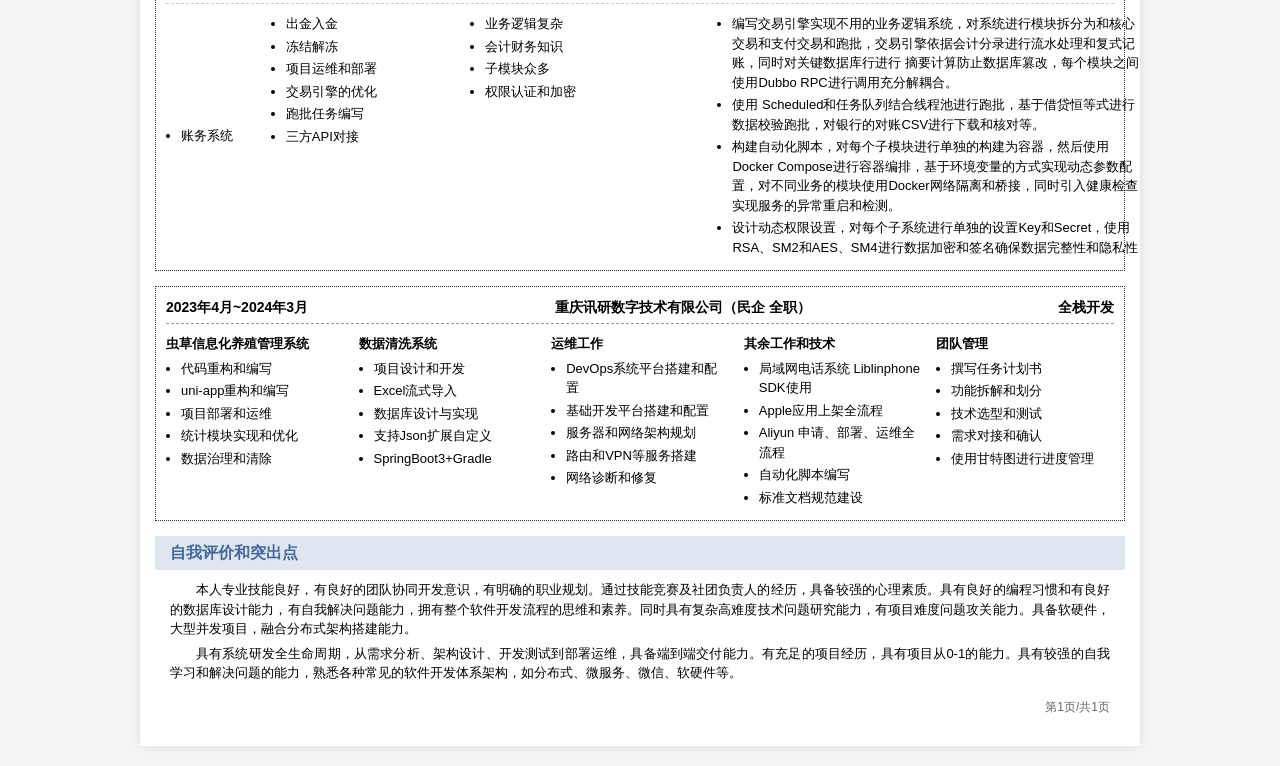
<file: resume-original.html>
<!DOCTYPE html>
<html lang="zh-CN">

<head>
    <meta charset="UTF-8">
    <meta name="viewport" content="width=device-width, initial-scale=1.0">
    <title>个人简历</title>
    <style>
        /* 基础重置与排版 */
        * {
            box-sizing: border-box;
            margin: 0;
            padding: 0;
        }

        body {
            font-family: "PingFang SC", "Microsoft YaHei", "Helvetica Neue", Helvetica, Arial, sans-serif;
            background-color: #f4f4f4;
            color: #000;
            font-size: 13px;
            line-height: 1.5;
            padding: 20px;
        }

        .container {
            width: 1000px;
            margin: 0 auto;
            background-color: #fff;
            box-shadow: 0 0 10px rgba(0, 0, 0, 0.1);
            padding-bottom: 30px;
        }

        /* 顶部 Header */
        .header {
            background-color: #7b94b5;
            /* 类似图片中的蓝灰色 */
            color: #fff;
            padding: 20px 30px;
            position: relative;
            display: flex;
            flex-direction: column;
            justify-content: center;
            min-height: 100px;
        }

        .header h1 {
            font-size: 42px;
            font-weight: bold;
            margin-bottom: 10px;
            letter-spacing: 2px;
        }

        .header .intent {
            font-size: 16px;
            font-weight: bold;
            letter-spacing: 1px;
        }

        .avatar-placeholder {
            position: absolute;
            right: 30px;
            top: 50%;
            transform: translateY(-50%);
            width: 120px;
            height: 120px;
            background: linear-gradient(135deg, #e0f2f1 0%, #81c784 100%);
            border-radius: 50% 50% 50% 50% / 60% 60% 40% 40%;
            /* 类似图片中的不规则圆形 */
        }

        /* 基本信息 */
        .basic-info {
            padding: 15px 30px;
            display: flex;
            justify-content: space-between;
            font-size: 18px;
            font-weight: bold;
        }

        .basic-info div {
            flex: 1;
        }

        /* 模块标题 */
        .section-title {
            background-color: #dfe6f0;
            color: #43699d;
            font-size: 16px;
            font-weight: bold;
            padding: 5px 15px;
            margin: 0 15px 10px 15px;
            border-radius: 2px;
        }

        /* 内容区块通用边距 */
        .section-content {
            padding: 0 30px;
            margin-bottom: 15px;
        }

        /* 教育背景 */
        .education {
            display: flex;
            font-weight: bold;
            font-size: 14px;
        }

        .education div {
            margin-right: 40px;
        }

        /* 专业技能 */
        .skills-text {
            text-align: justify;
            margin-bottom: 5px;
        }

        /* 证书和奖项区 (网格布局) */
        .cert-grid {
            display: grid;
            grid-template-columns: 2.5fr 3.5fr 2fr 1fr;
            gap: 15px;
        }

        .cert-col h3 {
            font-size: 14px;
            margin-bottom: 5px;
        }

        ul {
            list-style-type: disc;
            padding-left: 15px;
        }

        li {
            margin-bottom: 3px;
        }

        /* 工作和项目经历 */
        .job-card {
            border: 1px dotted #333;
            margin: 0 15px 15px 15px;
            padding: 10px;
        }

        .job-header {
            display: flex;
            justify-content: space-between;
            font-weight: bold;
            font-size: 14px;
            border-bottom: 1px dashed #999;
            padding-bottom: 5px;
            margin-bottom: 10px;
        }

        /* 针对普通项目布局的网格 */
        .project-grid {
            display: grid;
            grid-template-columns: 10% 20% 25% 45%;
            gap: 10px;
        }

        .project-grid-headers {
            font-weight: bold;
            margin-bottom: 5px;
        }

        .project-row {
            padding: 10px 0;
            border-bottom: 1px dashed #ccc;
        }

        .project-row:last-child {
            border-bottom: none;
            padding-bottom: 0;
        }

        .proj-name {
            display: flex;
            align-items: center;
        }

        .tech-stack {
            font-size: 12px;
            margin-bottom: 5px;
        }

        /* 针对最后一个经历的 5 列网格布局 */
        .five-col-grid {
            display: grid;
            grid-template-columns: repeat(5, 1fr);
            gap: 15px;
        }

        .five-col-grid h4 {
            font-weight: bold;
            margin-bottom: 5px;
            font-size: 13px;
        }

        /* 自我评价 */
        .self-eval p {
            text-indent: 2em;
            margin-bottom: 5px;
            text-align: justify;
        }

        /* 页脚 */
        .footer {
            text-align: right;
            padding: 0 30px;
            font-size: 12px;
            color: #666;
        }
    </style>
</head>

<body>

    <div class="container" id="app">
        <!-- 内容将由JS动态生成注入到这里 -->
    </div>

    <script>
        // ==========================================
        // 1. 数据配置区 (JSON 格式)
        // 修改这里的文字即可完全改变网页内容
        // ==========================================
        const resumeData = {
            header: {
                title: "个人简历",
                intentions: "求职意向：架构设计 | 后端开发 | 全栈开发 | 运维 | 技术管理"
            },
            basicInfo: [
                { label: "姓名：", value: "XX" },
                { label: "出生年月：", value: "2002年9月" },
                { label: "邮箱：", value: "XX@foxmail.com" },
                { label: "手机号码：", value: "177XXXX835" }
            ],
            education: {
                school: "重庆对外经贸学院（本科）",
                major: "电子科学与技术",
                gpa: "GPA: 4.08",
                rank: "排名：1/44(班级) 10/328(专业)"
            },
            skills: [
                "基础知识类：熟练掌握Java、JUC、内存模型、线程模型、IO模型、反射与代理、数据结构与算法、设计模式、线程池技术、编译原理、计算机网络及操作系统原理。熟悉操作系统内存分配和IO复用，了解Java AQS、ThreadPool、JVM内部机制，并熟悉MySQL的原理及优化技术，如反范式设计、执行计划、索引、BufferPool配置等。",
                "框架与中间件类：熟练使用Nginx、Docker和K8S，理解其核心原理；能够熟练使用并集成RabbitMQ、Minio、MySQL等常见中间件，掌握其工作机制与原理。",
                "开发与解决方案架构类：熟悉分布式开发、容器化开发，熟悉微信小程序、公众号、微信支付的开发，具备Kubernetes+DevOps实践经验,软硬件开发体系，以及Linux环境下的开发和部署能力。拥有从项目设计到开发、测试、部署的全流程项目经验。"
            ],
            certificates: [
                {
                    title: "职业技能证书",
                    items: [
                        "计算机技术与软件专业技术资格（中级）证书-软件设计师",
                        "大数据应用开发（Java）职业技能高级证书"
                    ]
                },
                {
                    title: "竞赛获奖证书",
                    items: [
                        "2021-12月 重庆巴渝工匠杯“商务软件解决方案”赛项 重庆市一等奖",
                        "2022-05月 校级软件设计大赛 三等奖",
                        "2022-08月 中国软件杯大赛 B1微服务架构的国内航班查询与预订系统 全国三等奖",
                        "2022-12月 中国软件杯大赛 B8芯片质检系统 全国一等奖"
                    ]
                },
                {
                    title: "荣誉证书",
                    items: [
                        "2022-12月 校级一等奖学金",
                        "2022-12月 国家励志奖学金",
                        "2023-02月 校三好学生",
                        "2023-03月 优良毕业生",
                        "2023-06月 技能专家"
                    ]
                },
                {
                    title: "个人履历",
                    items: [
                        "社团技术负责人",
                        "竞赛培训讲师",
                        "实训代课助教",
                        "学习委员"
                    ]
                }
            ],
            workExperience: [
                {
                    date: "2025年7月~至今",
                    company: "中铝数为（成都）科技有限责任公司（央企 全职）",
                    role: "全栈开发",
                    layout: "standard", // 标准的项目列表布局
                    projects: [
                        {
                            name: "IOT物联网监测",
                            responsibilities: ["主要开发", "硬件设备报文解析", "IO、网络处理", "GIS三维服务实现"],
                            keyPoints: ["设备种类、厂商、型号众多", "设备报警规则众多和自定义", "数据二次推送和消费状态管理", "数据含义随着场景变化", "数据量大、数据需实时性"],
                            techStack: "技术栈：SpringBoot、Redis、MyBatis、SqlServer、Go、CesiumJs、MQTT、Netty等",
                            solutions: [
                                "拆分子服务分为采集子程序、采集管理程序、展示数据大屏程序，基于WebSocket的Stomp进行设备是否在线和最近采集情况服务之间的数据同步",
                                "抽象为硬件、协议、采集箱、采集方式等，基于组合的设计模式进一步的解耦合。由采集统一管理端口和传感器设备进行数据的统一收集",
                                "基于quartz实现采集任务的自动执行,抽象采集任务为每种不同类型的任务进行单独开发",
                                "例如雷达和渗压计都可以作为水位测量、表面位移可以是角分仪器进行测量可以是GPS测量解算得到,基于Adapter设计模式进行处理，入库时只需要考虑水位即可",
                                "基于ApplicationEvent事件机制进行消息的消费和分发处理，解决当数据到达解析后校验、入库、推送、深处理等功能",
                                "企业为单位进行分库、基于业务库进行统一管理，对于数据入库时基于点位消息进行分别入库",
                                "基于GO编写边缘网关采集设备系统，对IO流进行转发合并处理、端口桥接、数据转换等"
                            ]
                        }
                    ]
                },
                {
                    date: "2024年9月~2025年7月",
                    company: "重庆巴云科技有限公司（国企 全职实习）",
                    role: "后端开发",
                    layout: "standard",
                    projects: [
                        {
                            name: "线上签约平台",
                            responsibilities: ["数据清理和校验", "动态表单和参数实现", "跑批引擎编写", "交易引擎的优化", "项目部署和运维", "三方平台对接"],
                            keyPoints: ["业务种类繁多", "子依赖众多", "附件种类众多且量大", "冷备存储恢复和提取"],
                            techStack: "技术栈：SpringBoot、Redis、MySQL、MyBatisPlus、Dubbo、ZK、UniApp、Electron等",
                            solutions: [
                                "基于抽象工厂、代理等设计模式进行交易引擎的编写，业务原子化功能拆分从而实现不同业务种类的组合。",
                                "基于表单动态渲染和数据库动态配置的方式，实现每次业务的参数高度自定义化，能够满足不同业务组合的方式。",
                                "将每个子模块和子系统进行按照功能和职责进行编排部署，同时编写统一日志收集处理脚本和引入健康检测等实现对多个子系统的监控和管理。",
                                "异步流式分发任务，多线程压缩校验计算，基于rsync进行同步和汇总。建立端口映射异网组合，规范目录实现业务系统读取介质支持OSS、冷备文件实现用户无感知，存储无压力"
                            ]
                        },
                        {
                            name: "账务系统",
                            responsibilities: ["出金入金", "冻结解冻", "项目运维和部署", "交易引擎的优化", "跑批任务编写", "三方API对接"],
                            keyPoints: ["业务逻辑复杂", "会计财务知识", "子模块众多", "权限认证和加密"],
                            techStack: "",
                            solutions: [
                                "编写交易引擎实现不用的业务逻辑系统，对系统进行模块拆分为和核心交易和支付交易和跑批，交易引擎依据会计分录进行流水处理和复式记账，同时对关键数据库行进行 摘要计算防止数据库篡改，每个模块之间使用Dubbo RPC进行调用充分解耦合。",
                                "使用 Scheduled和任务队列结合线程池进行跑批，基于借贷恒等式进行数据校验跑批，对银行的对账CSV进行下载和核对等。",
                                "构建自动化脚本，对每个子模块进行单独的构建为容器，然后使用Docker Compose进行容器编排，基于环境变量的方式实现动态参数配置，对不同业务的模块使用Docker网络隔离和桥接，同时引入健康检查实现服务的异常重启和检测。",
                                "设计动态权限设置，对每个子系统进行单独的设置Key和Secret，使用RSA、SM2和AES、SM4进行数据加密和签名确保数据完整性和隐私性"
                            ]
                        }
                    ]
                },
                {
                    date: "2023年4月~2024年3月",
                    company: "重庆讯研数字技术有限公司（民企 全职）",
                    role: "全栈开发",
                    layout: "grid", // 五列网格布局
                    columns: [
                        {
                            title: "虫草信息化养殖管理系统",
                            items: ["代码重构和编写", "uni-app重构和编写", "项目部署和运维", "统计模块实现和优化", "数据治理和清除"]
                        },
                        {
                            title: "数据清洗系统",
                            items: ["项目设计和开发", "Excel流式导入", "数据库设计与实现", "支持Json扩展自定义", "SpringBoot3+Gradle"]
                        },
                        {
                            title: "运维工作",
                            items: ["DevOps系统平台搭建和配置", "基础开发平台搭建和配置", "服务器和网络架构规划", "路由和VPN等服务搭建", "网络诊断和修复"]
                        },
                        {
                            title: "其余工作和技术",
                            items: ["局域网电话系统 Liblinphone SDK使用", "Apple应用上架全流程", "Aliyun 申请、部署、运维全流程", "自动化脚本编写", "标准文档规范建设"]
                        },
                        {
                            title: "团队管理",
                            items: ["撰写任务计划书", "功能拆解和划分", "技术选型和测试", "需求对接和确认", "使用甘特图进行进度管理"]
                        }
                    ]
                }
            ],
            selfEvaluation: [
                "本人专业技能良好，有良好的团队协同开发意识，有明确的职业规划。通过技能竞赛及社团负责人的经历，具备较强的心理素质。具有良好的编程习惯和有良好的数据库设计能力，有自我解决问题能力，拥有整个软件开发流程的思维和素养。同时具有复杂高难度技术问题研究能力，有项目难度问题攻关能力。具备软硬件，大型并发项目，融合分布式架构搭建能力。",
                "具有系统研发全生命周期，从需求分析、架构设计、开发测试到部署运维，具备端到端交付能力。有充足的项目经历，具有项目从0-1的能力。具有较强的自我学习和解决问题的能力，熟悉各种常见的软件开发体系架构，如分布式、微服务、微信、软硬件等。"
            ]
        };

        // ==========================================
        // 2. 渲染逻辑 (JavaScript)
        // 根据 JSON 数据自动生成 HTML 结构
        // ==========================================
        function renderResume() {
            const app = document.getElementById('app');

            // --- Header 生成 ---
            let html = `
            <div class="header">
                <h1>${resumeData.header.title}</h1>
                <div class="intent">${resumeData.header.intentions}</div>
                <div class="avatar-placeholder"></div>
            </div>
        `;

            // --- 基本信息 生成 ---
            html += `<div class="basic-info">`;
            html += `<div>${resumeData.basicInfo[0].label}${resumeData.basicInfo[0].value}</div>`;
            html += `<div>${resumeData.basicInfo[1].label}${resumeData.basicInfo[1].value}</div>`;
            html += `</div><div class="basic-info" style="padding-top:0;">`;
            html += `<div>${resumeData.basicInfo[2].label}${resumeData.basicInfo[2].value}</div>`;
            html += `<div>${resumeData.basicInfo[3].label}${resumeData.basicInfo[3].value}</div>`;
            html += `</div>`;

            // --- 教育背景 生成 ---
            html += `<div class="section-title">教育背景</div>`;
            html += `
            <div class="section-content education">
                <div>${resumeData.education.school}</div>
                <div>${resumeData.education.major}</div>
                <div>${resumeData.education.gpa}</div>
                <div>${resumeData.education.rank}</div>
            </div>
        `;

            // --- 专业技能 生成 ---
            html += `<div class="section-title">专业技能</div>`;
            html += `<div class="section-content">`;
            resumeData.skills.forEach(skill => {
                html += `<p class="skills-text">${skill}</p>`;
            });
            html += `</div>`;

            // --- 技能证书和获奖证书 生成 ---
            html += `<div class="section-title">技能证书和获奖证书</div>`;
            html += `<div class="section-content cert-grid">`;
            resumeData.certificates.forEach(cert => {
                html += `<div class="cert-col">
                        <h3>${cert.title}</h3>
                        <ul>
                            ${cert.items.map(item => `<li>${item}</li>`).join('')}
                        </ul>
                     </div>`;
            });
            html += `</div>`;

            // --- 工作和项目经历 生成 ---
            html += `<div class="section-title">工作和项目经历</div>`;

            resumeData.workExperience.forEach(job => {
                html += `<div class="job-card">
                        <div class="job-header">
                            <div>${job.date}</div>
                            <div>${job.company}</div>
                            <div>${job.role}</div>
                        </div>`;

                // 依据布局类型渲染不同样式的项目表
                if (job.layout === 'standard') {
                    html += `<div class="project-grid project-grid-headers">
                            <div>项目名称：</div>
                            <div>主要职责：</div>
                            <div>项目关键点：</div>
                            <div>解决方案：</div>
                         </div>`;

                    job.projects.forEach(proj => {
                        html += `
                        <div class="project-grid project-row">
                            <div class="proj-name"><ul><li>${proj.name}</li></ul></div>
                            <div>
                                <ul>${proj.responsibilities.map(r => `<li>${r}</li>`).join('')}</ul>
                            </div>
                            <div>
                                <ul>${proj.keyPoints.map(k => `<li>${k}</li>`).join('')}</ul>
                            </div>
                            <div>
                                ${proj.techStack ? `<div class="tech-stack">${proj.techStack}</div>` : ''}
                                <ul>${proj.solutions.map(s => `<li>${s}</li>`).join('')}</ul>
                            </div>
                        </div>
                    `;
                    });
                } else if (job.layout === 'grid') {
                    html += `<div class="five-col-grid">`;
                    job.columns.forEach(col => {
                        html += `<div>
                                <h4>${col.title}</h4>
                                <ul>${col.items.map(item => `<li>${item}</li>`).join('')}</ul>
                             </div>`;
                    });
                    html += `</div>`;
                }
                html += `</div>`;
            });

            // --- 自我评价和突出点 生成 ---
            html += `<div class="section-title">自我评价和突出点</div>`;
            html += `<div class="section-content self-eval">`;
            resumeData.selfEvaluation.forEach(para => {
                html += `<p>${para}</p>`;
            });
            html += `</div>`;

            html += `<div class="footer">第1页/共1页</div>`;

            // 将生成的 HTML 注入到容器中
            app.innerHTML = html;
        }

        // 执行渲染
        renderResume();
    </script>

</body>

</html>
</file>
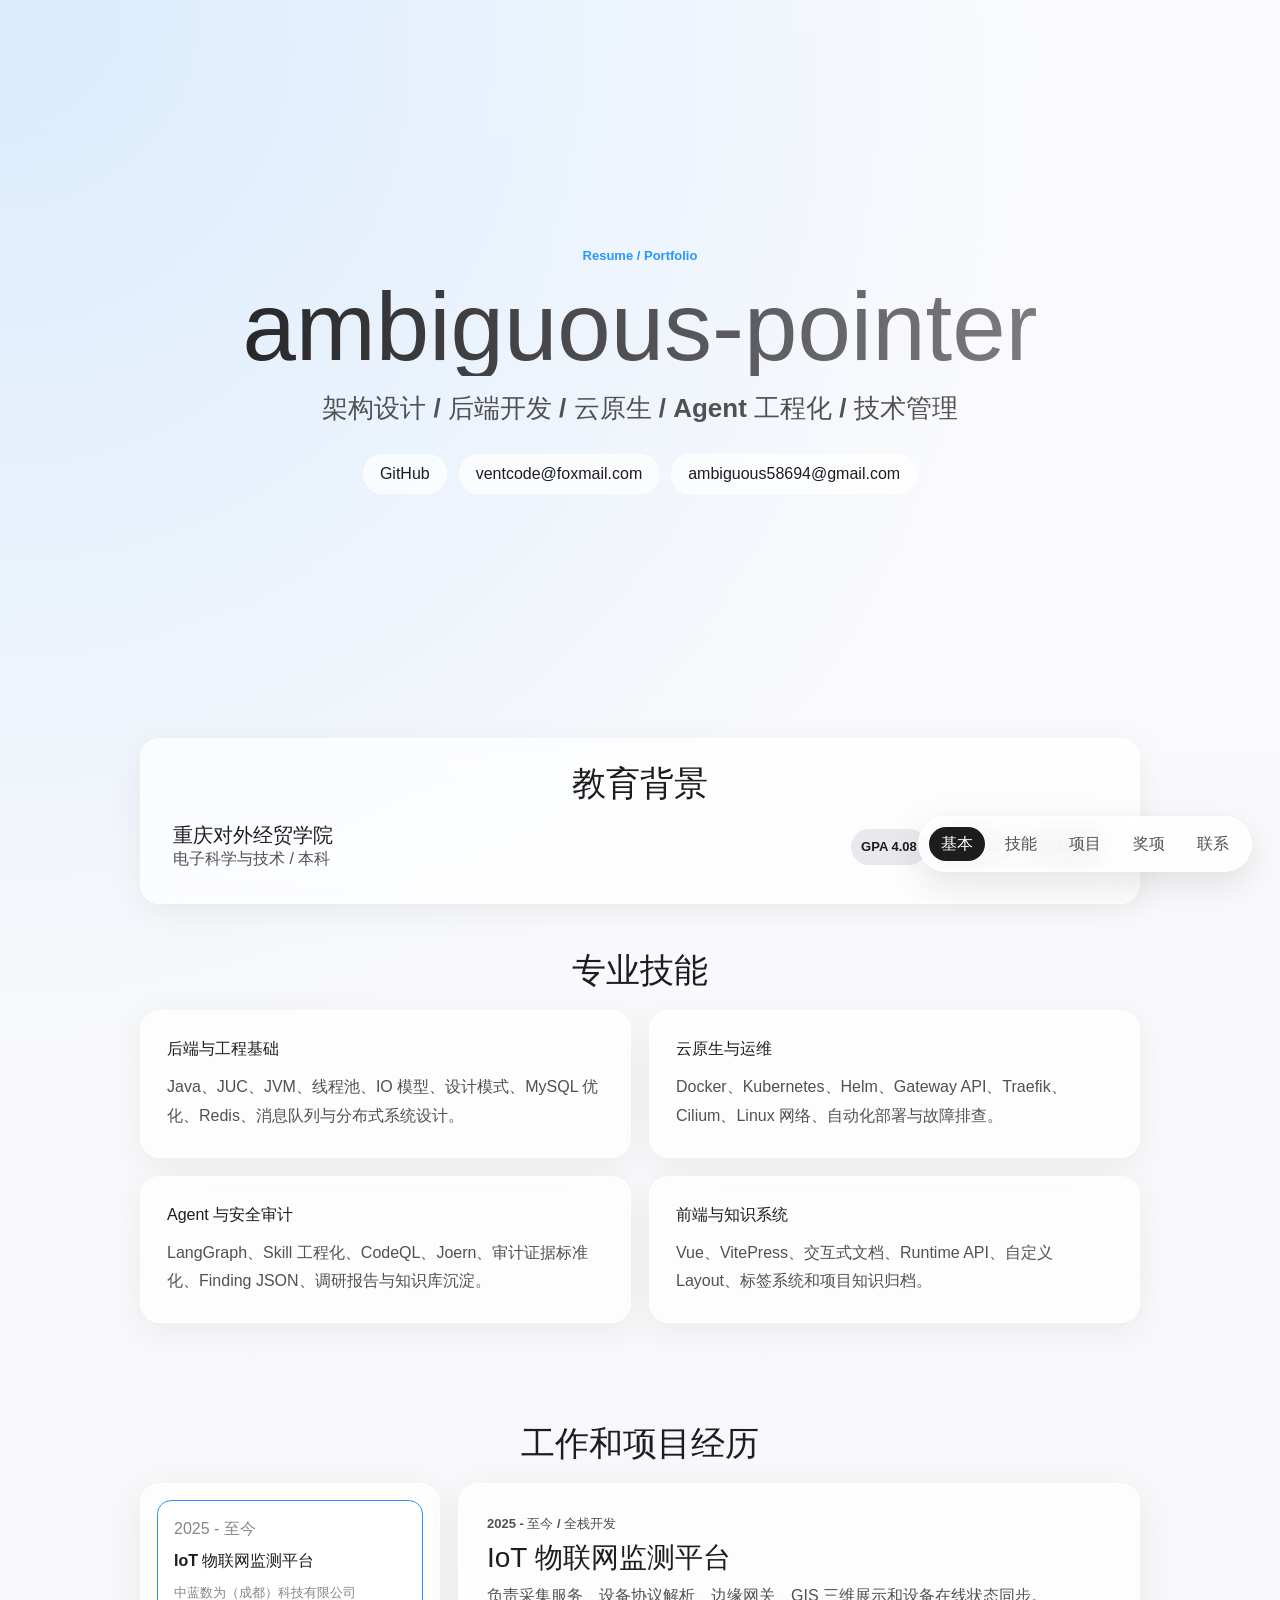
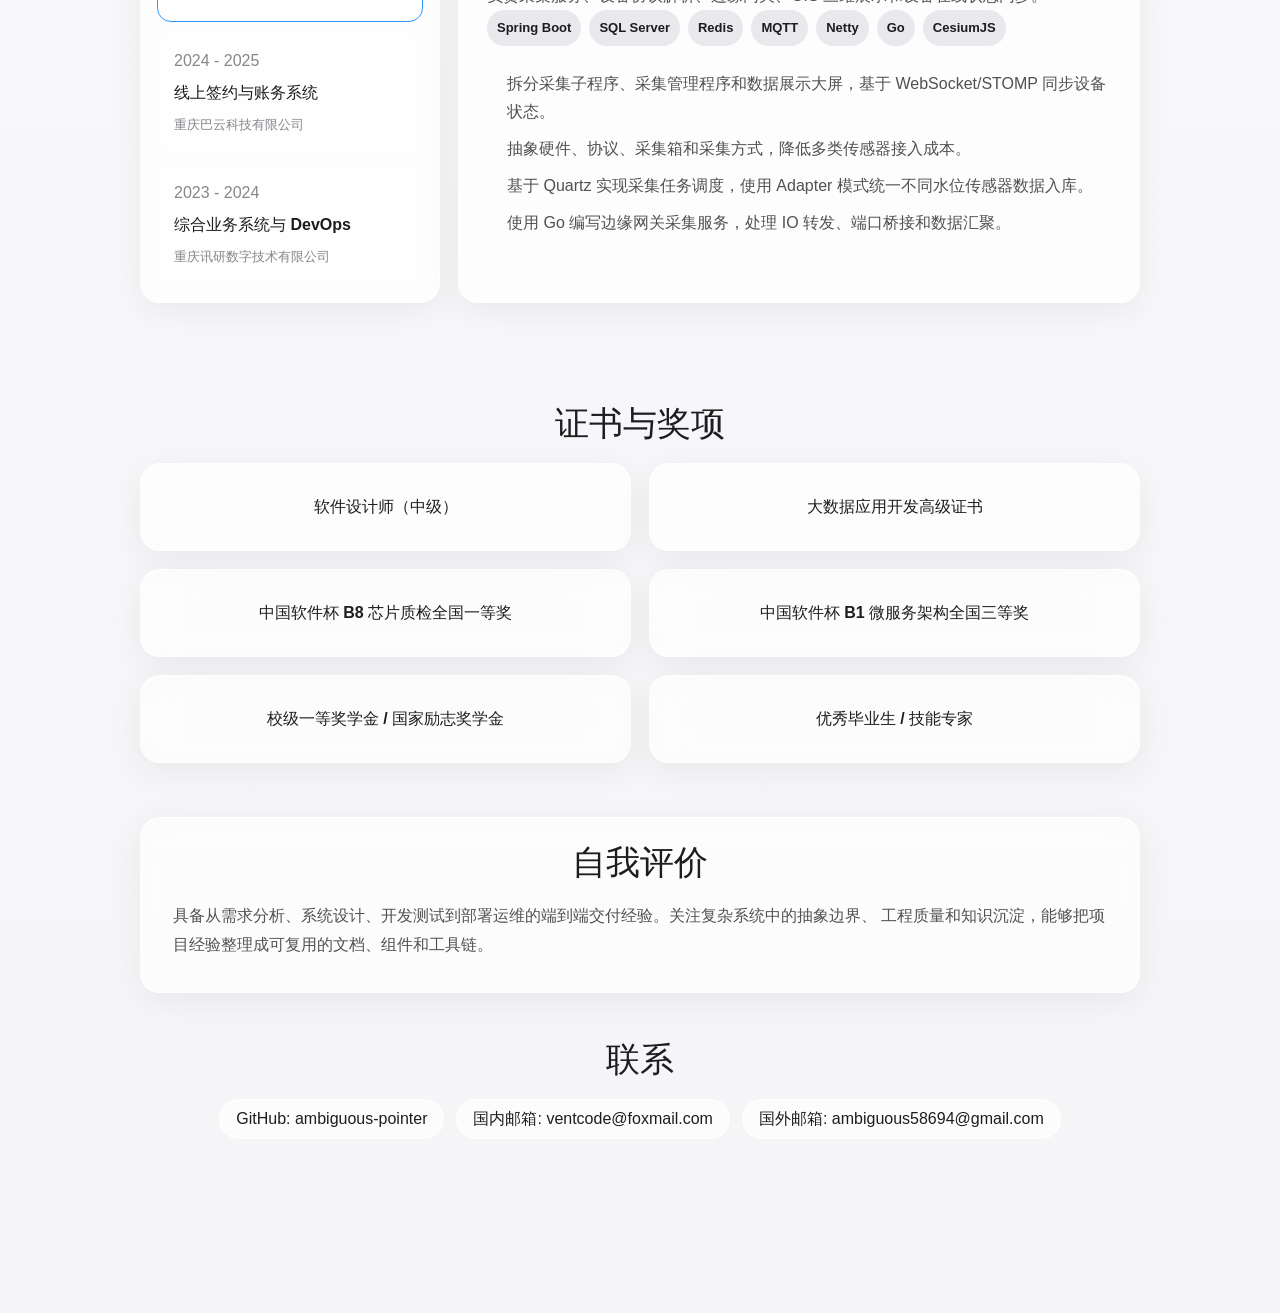
<file: resume.html>
<!DOCTYPE html>
<html lang="en-US" dir="ltr">
  <head>
    <meta charset="utf-8">
    <meta name="viewport" content="width=device-width,initial-scale=1">
    <title>个人简历 | 技术博客</title>
    <meta name="description" content="Technical blog and documentation">
    <meta name="generator" content="VitePress v1.6.4">
    <link rel="preload stylesheet" href="/assets/style.ClLGARq2.css" as="style">
    <link rel="preload stylesheet" href="/vp-icons.css" as="style">
    
    <script type="module" src="/assets/app.np7EbtzY.js"></script>
    <link rel="preload" href="/assets/inter-roman-latin.Di8DUHzh.woff2" as="font" type="font/woff2" crossorigin="">
    <link rel="modulepreload" href="/assets/chunks/theme.BEJKXJPw.js">
    <link rel="modulepreload" href="/assets/chunks/framework.DFV5UN9c.js">
    <link rel="modulepreload" href="/assets/resume.md.DYqB2Cnw.lean.js">
    <link rel="icon" type="image/svg+xml" href="/favicon.svg">
    <script id="check-dark-mode">(()=>{const e=localStorage.getItem("vitepress-theme-appearance")||"auto",a=window.matchMedia("(prefers-color-scheme: dark)").matches;(!e||e==="auto"?a:e==="dark")&&document.documentElement.classList.add("dark")})();</script>
    <script id="check-mac-os">document.documentElement.classList.toggle("mac",/Mac|iPhone|iPod|iPad/i.test(navigator.platform));</script>
  </head>
  <body>
    <div id="app"><main class="resume-page" data-v-c34fab56><nav class="floating-nav" aria-label="resume sections" data-v-c34fab56><!--[--><button type="button" class="active" data-v-c34fab56>基本</button><button type="button" class="" data-v-c34fab56>技能</button><button type="button" class="" data-v-c34fab56>项目</button><button type="button" class="" data-v-c34fab56>奖项</button><button type="button" class="" data-v-c34fab56>联系</button><!--]--></nav><section id="hero" class="hero-section" data-v-c34fab56><p class="eyebrow" data-v-c34fab56>Resume / Portfolio</p><h1 data-v-c34fab56>ambiguous-pointer</h1><p class="intent" data-v-c34fab56>架构设计 / 后端开发 / 云原生 / Agent 工程化 / 技术管理</p><div class="contact-row" data-v-c34fab56><a href="https://github.com/ambiguous-pointer" data-v-c34fab56>GitHub</a><a href="mailto:ventcode@foxmail.com" data-v-c34fab56>ventcode@foxmail.com</a><a href="mailto:ambiguous58694@gmail.com" data-v-c34fab56>ambiguous58694@gmail.com</a></div></section><section class="resume-section glass-card" data-v-c34fab56><h2 data-v-c34fab56>教育背景</h2><div class="education-row" data-v-c34fab56><div data-v-c34fab56><strong data-v-c34fab56>重庆对外经贸学院</strong><span data-v-c34fab56>电子科学与技术 / 本科</span></div><div class="tag-row" data-v-c34fab56><span data-v-c34fab56>GPA 4.08</span><span data-v-c34fab56>班级 1/44</span><span data-v-c34fab56>专业 10/328</span></div></div></section><section id="skills" class="resume-section" data-v-c34fab56><h2 data-v-c34fab56>专业技能</h2><div class="card-grid" data-v-c34fab56><!--[--><article class="glass-card" data-v-c34fab56><h3 data-v-c34fab56>后端与工程基础</h3><p data-v-c34fab56>Java、JUC、JVM、线程池、IO 模型、设计模式、MySQL 优化、Redis、消息队列与分布式系统设计。</p></article><article class="glass-card" data-v-c34fab56><h3 data-v-c34fab56>云原生与运维</h3><p data-v-c34fab56>Docker、Kubernetes、Helm、Gateway API、Traefik、Cilium、Linux 网络、自动化部署与故障排查。</p></article><article class="glass-card" data-v-c34fab56><h3 data-v-c34fab56>Agent 与安全审计</h3><p data-v-c34fab56>LangGraph、Skill 工程化、CodeQL、Joern、审计证据标准化、Finding JSON、调研报告与知识库沉淀。</p></article><article class="glass-card" data-v-c34fab56><h3 data-v-c34fab56>前端与知识系统</h3><p data-v-c34fab56>Vue、VitePress、交互式文档、Runtime API、自定义 Layout、标签系统和项目知识归档。</p></article><!--]--></div></section><section id="experience" class="resume-section" data-v-c34fab56><h2 data-v-c34fab56>工作和项目经历</h2><div class="experience-layout" data-v-c34fab56><aside class="experience-list glass-card" data-v-c34fab56><!--[--><button type="button" class="active" data-v-c34fab56><span data-v-c34fab56>2025 - 至今</span><strong data-v-c34fab56>IoT 物联网监测平台</strong><small data-v-c34fab56>中蓝数为（成都）科技有限公司</small></button><button type="button" class="" data-v-c34fab56><span data-v-c34fab56>2024 - 2025</span><strong data-v-c34fab56>线上签约与账务系统</strong><small data-v-c34fab56>重庆巴云科技有限公司</small></button><button type="button" class="" data-v-c34fab56><span data-v-c34fab56>2023 - 2024</span><strong data-v-c34fab56>综合业务系统与 DevOps</strong><small data-v-c34fab56>重庆讯研数字技术有限公司</small></button><!--]--></aside><article class="experience-detail glass-card" data-v-c34fab56><p class="eyebrow" data-v-c34fab56>2025 - 至今 / 全栈开发</p><h3 data-v-c34fab56>IoT 物联网监测平台</h3><p data-v-c34fab56>负责采集服务、设备协议解析、边缘网关、GIS 三维展示和设备在线状态同步。</p><div class="tag-row" data-v-c34fab56><!--[--><span data-v-c34fab56>Spring Boot</span><span data-v-c34fab56>SQL Server</span><span data-v-c34fab56>Redis</span><span data-v-c34fab56>MQTT</span><span data-v-c34fab56>Netty</span><span data-v-c34fab56>Go</span><span data-v-c34fab56>CesiumJS</span><!--]--></div><ul data-v-c34fab56><!--[--><li data-v-c34fab56>拆分采集子程序、采集管理程序和数据展示大屏，基于 WebSocket/STOMP 同步设备状态。</li><li data-v-c34fab56>抽象硬件、协议、采集箱和采集方式，降低多类传感器接入成本。</li><li data-v-c34fab56>基于 Quartz 实现采集任务调度，使用 Adapter 模式统一不同水位传感器数据入库。</li><li data-v-c34fab56>使用 Go 编写边缘网关采集服务，处理 IO 转发、端口桥接和数据汇聚。</li><!--]--></ul></article></div></section><section id="awards" class="resume-section" data-v-c34fab56><h2 data-v-c34fab56>证书与奖项</h2><div class="award-grid" data-v-c34fab56><!--[--><div class="glass-card award-card" data-v-c34fab56>软件设计师（中级）</div><div class="glass-card award-card" data-v-c34fab56>大数据应用开发高级证书</div><div class="glass-card award-card" data-v-c34fab56>中国软件杯 B8 芯片质检全国一等奖</div><div class="glass-card award-card" data-v-c34fab56>中国软件杯 B1 微服务架构全国三等奖</div><div class="glass-card award-card" data-v-c34fab56>校级一等奖学金 / 国家励志奖学金</div><div class="glass-card award-card" data-v-c34fab56>优秀毕业生 / 技能专家</div><!--]--></div></section><section class="resume-section glass-card" data-v-c34fab56><h2 data-v-c34fab56>自我评价</h2><p data-v-c34fab56> 具备从需求分析、系统设计、开发测试到部署运维的端到端交付经验。关注复杂系统中的抽象边界、 工程质量和知识沉淀，能够把项目经验整理成可复用的文档、组件和工具链。 </p></section><section id="contact" class="resume-section contact-panel" data-v-c34fab56><h2 data-v-c34fab56>联系</h2><div class="contact-actions" data-v-c34fab56><a href="https://github.com/ambiguous-pointer" data-v-c34fab56>GitHub: ambiguous-pointer</a><a href="mailto:ventcode@foxmail.com" data-v-c34fab56>国内邮箱: ventcode@foxmail.com</a><a href="mailto:ambiguous58694@gmail.com" data-v-c34fab56>国外邮箱: ambiguous58694@gmail.com</a></div></section></main></div>
    <script>window.__VP_HASH_MAP__=JSON.parse("{\"about.md\":\"CYzjY-xQ\",\"changelog.md\":\"sV4nml2J\",\"index.md\":\"BqTzplgF\",\"resume.md\":\"DYqB2Cnw\",\"runtime-api.md\":\"B2gbsi1i\",\"tags.md\":\"_eQLl3i7\",\"topics_index.md\":\"ZPISHFbe\",\"workspace.md\":\"BAcdmlYP\"}");window.__VP_SITE_DATA__=JSON.parse("{\"lang\":\"en-US\",\"dir\":\"ltr\",\"title\":\"技术博客\",\"description\":\"Technical blog and documentation\",\"base\":\"/\",\"head\":[],\"router\":{\"prefetchLinks\":true},\"appearance\":true,\"themeConfig\":{\"search\":{\"provider\":\"local\"},\"nav\":[{\"text\":\"主页\",\"link\":\"/\"},{\"text\":\"更多\",\"items\":[{\"text\":\"文章博客\",\"link\":\"/blog/\"},{\"text\":\"主题专栏\",\"link\":\"/topics/\"},{\"text\":\"个人Wiki\",\"link\":\"/wiki/\"},{\"text\":\"个人笔记\",\"link\":\"/notes/\"},{\"text\":\"个人日志\",\"link\":\"/logs/\"},{\"text\":\"相关资源\",\"link\":\"/resources/\"},{\"text\":\"简历\",\"link\":\"/resume\"},{\"text\":\"工作台\",\"link\":\"/workspace\"},{\"text\":\"实验室\",\"link\":\"/runtime-api\"},{\"text\":\"更新日志\",\"link\":\"/changelog\"}]},{\"text\":\"标签\",\"link\":\"/tags\"},{\"text\":\"关于\",\"link\":\"/about\"}],\"socialLinks\":[{\"icon\":\"github\",\"link\":\"https://github.com/ambiguous-pointer\"}]},\"locales\":{},\"scrollOffset\":134,\"cleanUrls\":false}");</script>
    
  </body>
</html>
</file>
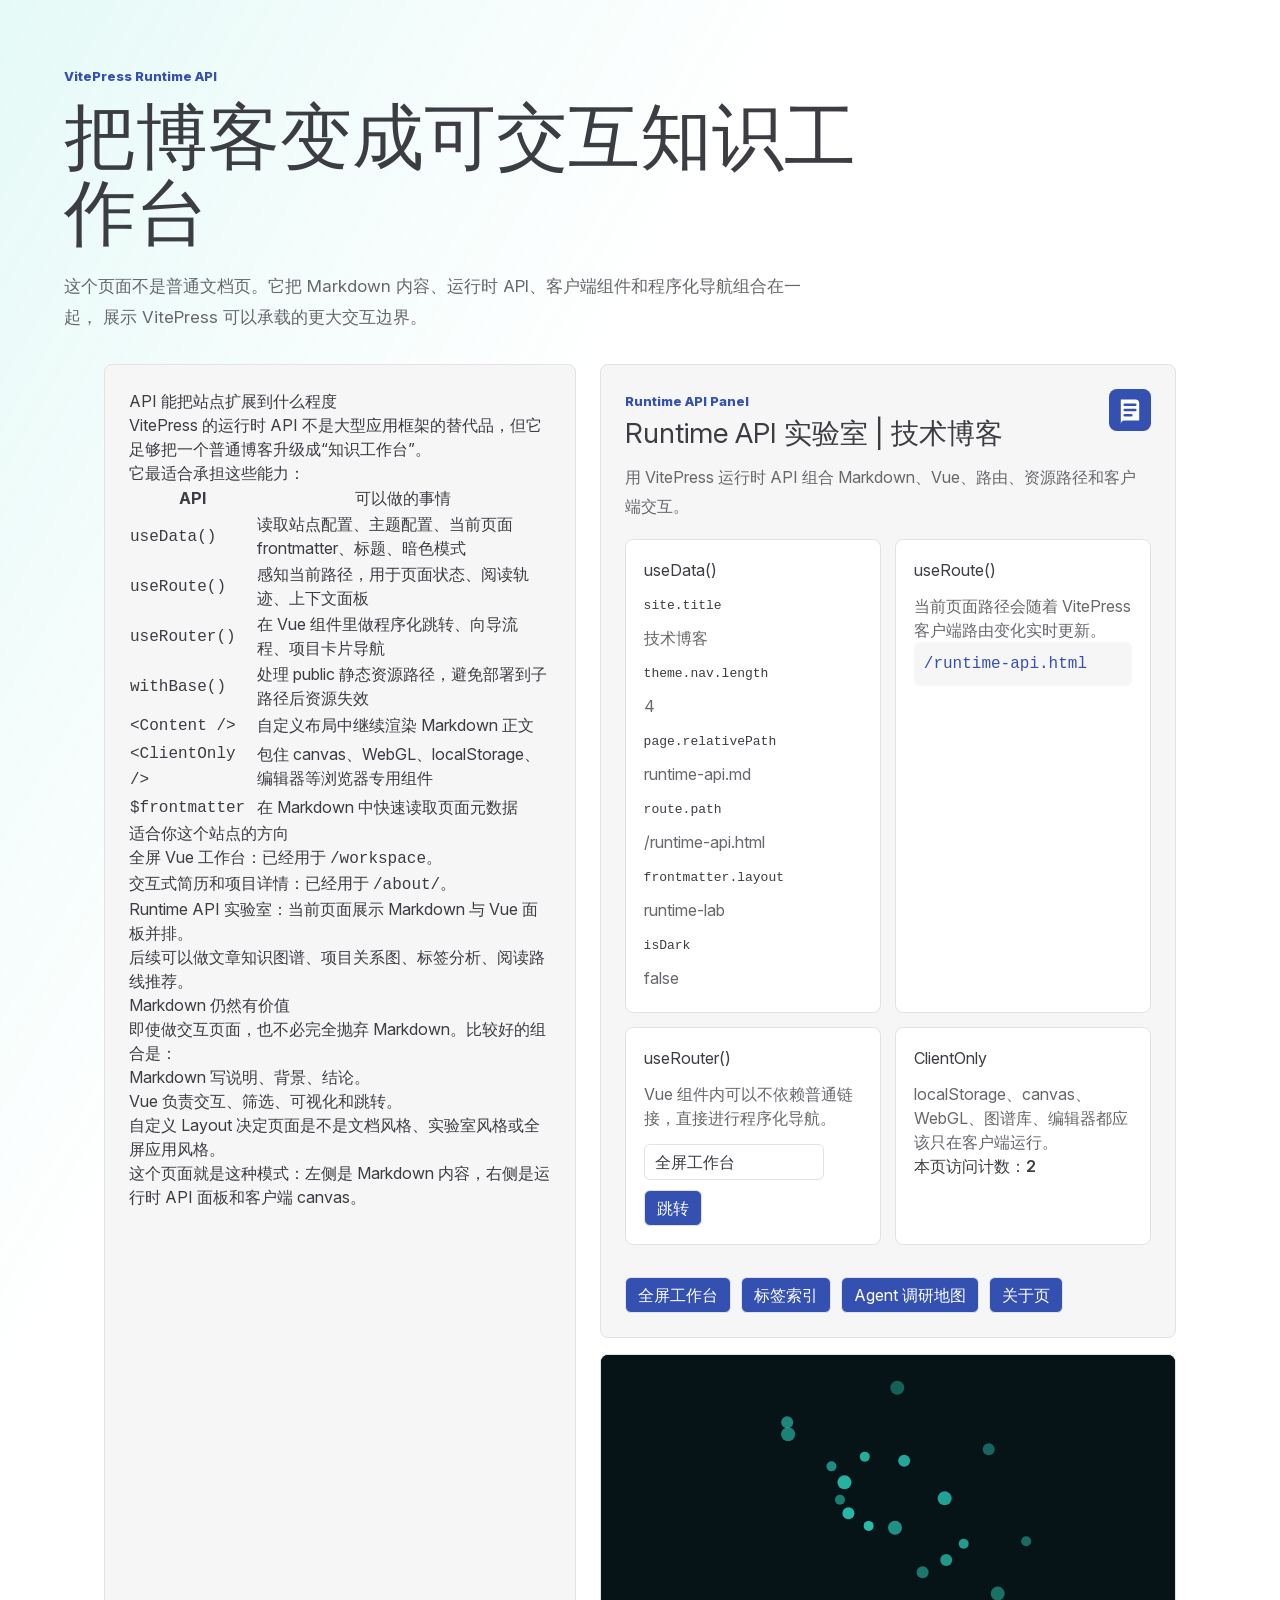
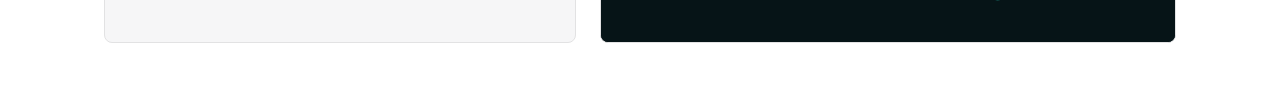
<file: runtime-api.html>
<!DOCTYPE html>
<html lang="en-US" dir="ltr">
  <head>
    <meta charset="utf-8">
    <meta name="viewport" content="width=device-width,initial-scale=1">
    <title>Runtime API 实验室 | 技术博客</title>
    <meta name="description" content="用 VitePress 运行时 API 组合 Markdown、Vue、路由、资源路径和客户端交互。">
    <meta name="generator" content="VitePress v1.6.4">
    <link rel="preload stylesheet" href="/assets/style.ClLGARq2.css" as="style">
    <link rel="preload stylesheet" href="/vp-icons.css" as="style">
    
    <script type="module" src="/assets/app.np7EbtzY.js"></script>
    <link rel="preload" href="/assets/inter-roman-latin.Di8DUHzh.woff2" as="font" type="font/woff2" crossorigin="">
    <link rel="modulepreload" href="/assets/chunks/theme.BEJKXJPw.js">
    <link rel="modulepreload" href="/assets/chunks/framework.DFV5UN9c.js">
    <link rel="modulepreload" href="/assets/runtime-api.md.B2gbsi1i.lean.js">
    <link rel="icon" type="image/svg+xml" href="/favicon.svg">
    <script id="check-dark-mode">(()=>{const e=localStorage.getItem("vitepress-theme-appearance")||"auto",a=window.matchMedia("(prefers-color-scheme: dark)").matches;(!e||e==="auto"?a:e==="dark")&&document.documentElement.classList.add("dark")})();</script>
    <script id="check-mac-os">document.documentElement.classList.toggle("mac",/Mac|iPhone|iPod|iPad/i.test(navigator.platform));</script>
  </head>
  <body>
    <div id="app"><main class="runtime-lab" data-v-5dfad76d><section class="lab-hero" data-v-5dfad76d><div data-v-5dfad76d><p class="eyebrow" data-v-5dfad76d>VitePress Runtime API</p><h1 data-v-5dfad76d>把博客变成可交互知识工作台</h1><p data-v-5dfad76d> 这个页面不是普通文档页。它把 Markdown 内容、运行时 API、客户端组件和程序化导航组合在一起， 展示 VitePress 可以承载的更大交互边界。 </p></div></section><section class="lab-grid" data-v-5dfad76d><article class="markdown-side" data-v-5dfad76d><div style="position:relative;" data-v-5dfad76d><div><h1 id="api-能把站点扩展到什么程度" tabindex="-1">API 能把站点扩展到什么程度 <a class="header-anchor" href="#api-能把站点扩展到什么程度" aria-label="Permalink to &quot;API 能把站点扩展到什么程度&quot;">​</a></h1><p>VitePress 的运行时 API 不是大型应用框架的替代品，但它足够把一个普通博客升级成“知识工作台”。</p><p>它最适合承担这些能力：</p><table tabindex="0"><thead><tr><th>API</th><th>可以做的事情</th></tr></thead><tbody><tr><td><code>useData()</code></td><td>读取站点配置、主题配置、当前页面 frontmatter、标题、暗色模式</td></tr><tr><td><code>useRoute()</code></td><td>感知当前路径，用于页面状态、阅读轨迹、上下文面板</td></tr><tr><td><code>useRouter()</code></td><td>在 Vue 组件里做程序化跳转、向导流程、项目卡片导航</td></tr><tr><td><code>withBase()</code></td><td>处理 public 静态资源路径，避免部署到子路径后资源失效</td></tr><tr><td><code>&lt;Content /&gt;</code></td><td>自定义布局中继续渲染 Markdown 正文</td></tr><tr><td><code>&lt;ClientOnly /&gt;</code></td><td>包住 canvas、WebGL、localStorage、编辑器等浏览器专用组件</td></tr><tr><td><code>$frontmatter</code></td><td>在 Markdown 中快速读取页面元数据</td></tr></tbody></table><h2 id="适合你这个站点的方向" tabindex="-1">适合你这个站点的方向 <a class="header-anchor" href="#适合你这个站点的方向" aria-label="Permalink to &quot;适合你这个站点的方向&quot;">​</a></h2><ol><li>全屏 Vue 工作台：已经用于 <code>/workspace</code>。</li><li>交互式简历和项目详情：已经用于 <code>/about/</code>。</li><li>Runtime API 实验室：当前页面展示 Markdown 与 Vue 面板并排。</li><li>后续可以做文章知识图谱、项目关系图、标签分析、阅读路线推荐。</li></ol><h2 id="markdown-仍然有价值" tabindex="-1">Markdown 仍然有价值 <a class="header-anchor" href="#markdown-仍然有价值" aria-label="Permalink to &quot;Markdown 仍然有价值&quot;">​</a></h2><p>即使做交互页面，也不必完全抛弃 Markdown。比较好的组合是：</p><ol><li>Markdown 写说明、背景、结论。</li><li>Vue 负责交互、筛选、可视化和跳转。</li><li>自定义 Layout 决定页面是不是文档风格、实验室风格或全屏应用风格。</li></ol><p>这个页面就是这种模式：左侧是 Markdown 内容，右侧是运行时 API 面板和客户端 canvas。</p></div></div></article><aside class="interactive-side" data-v-5dfad76d><section class="runtime-panel" data-v-5dfad76d data-v-bf9f2edd><div class="panel-head" data-v-bf9f2edd><div data-v-bf9f2edd><p class="eyebrow" data-v-bf9f2edd>Runtime API Panel</p><h2 data-v-bf9f2edd>Runtime API 实验室 | 技术博客</h2></div><img src="/favicon.svg" alt="site icon" data-v-bf9f2edd></div><p class="description" data-v-bf9f2edd>用 VitePress 运行时 API 组合 Markdown、Vue、路由、资源路径和客户端交互。</p><div class="api-grid" data-v-bf9f2edd><article data-v-bf9f2edd><h3 data-v-bf9f2edd>useData()</h3><dl data-v-bf9f2edd><!--[--><!--[--><dt data-v-bf9f2edd>site.title</dt><dd data-v-bf9f2edd>技术博客</dd><!--]--><!--[--><dt data-v-bf9f2edd>theme.nav.length</dt><dd data-v-bf9f2edd>4</dd><!--]--><!--[--><dt data-v-bf9f2edd>page.relativePath</dt><dd data-v-bf9f2edd>runtime-api.md</dd><!--]--><!--[--><dt data-v-bf9f2edd>route.path</dt><dd data-v-bf9f2edd>/runtime-api.html</dd><!--]--><!--[--><dt data-v-bf9f2edd>frontmatter.layout</dt><dd data-v-bf9f2edd>runtime-lab</dd><!--]--><!--[--><dt data-v-bf9f2edd>isDark</dt><dd data-v-bf9f2edd>false</dd><!--]--><!--]--></dl></article><article data-v-bf9f2edd><h3 data-v-bf9f2edd>useRoute()</h3><p data-v-bf9f2edd>当前页面路径会随着 VitePress 客户端路由变化实时更新。</p><code data-v-bf9f2edd>/runtime-api.html</code></article><article data-v-bf9f2edd><h3 data-v-bf9f2edd>useRouter()</h3><p data-v-bf9f2edd>Vue 组件内可以不依赖普通链接，直接进行程序化导航。</p><div class="jump-row" data-v-bf9f2edd><select data-v-bf9f2edd><!--[--><option value="/workspace" data-v-bf9f2edd selected>全屏工作台</option><option value="/tags/" data-v-bf9f2edd>标签索引</option><option value="/blog/tech/agents/security-audit-agent-research-map" data-v-bf9f2edd>Agent 调研地图</option><option value="/about/" data-v-bf9f2edd>关于页</option><!--]--></select><button type="button" data-v-bf9f2edd>跳转</button></div></article><article data-v-bf9f2edd><h3 data-v-bf9f2edd>ClientOnly</h3><p data-v-bf9f2edd>localStorage、canvas、WebGL、图谱库、编辑器都应该只在客户端运行。</p><strong data-v-bf9f2edd>本页访问计数：0</strong></article></div><div class="quick-links" data-v-bf9f2edd><!--[--><button type="button" data-v-bf9f2edd>全屏工作台</button><button type="button" data-v-bf9f2edd>标签索引</button><button type="button" data-v-bf9f2edd>Agent 调研地图</button><button type="button" data-v-bf9f2edd>关于页</button><!--]--></div></section><!----></aside></section></main></div>
    <script>window.__VP_HASH_MAP__=JSON.parse("{\"about.md\":\"CYzjY-xQ\",\"changelog.md\":\"sV4nml2J\",\"index.md\":\"BqTzplgF\",\"resume.md\":\"DYqB2Cnw\",\"runtime-api.md\":\"B2gbsi1i\",\"tags.md\":\"_eQLl3i7\",\"topics_index.md\":\"ZPISHFbe\",\"workspace.md\":\"BAcdmlYP\"}");window.__VP_SITE_DATA__=JSON.parse("{\"lang\":\"en-US\",\"dir\":\"ltr\",\"title\":\"技术博客\",\"description\":\"Technical blog and documentation\",\"base\":\"/\",\"head\":[],\"router\":{\"prefetchLinks\":true},\"appearance\":true,\"themeConfig\":{\"search\":{\"provider\":\"local\"},\"nav\":[{\"text\":\"主页\",\"link\":\"/\"},{\"text\":\"更多\",\"items\":[{\"text\":\"文章博客\",\"link\":\"/blog/\"},{\"text\":\"主题专栏\",\"link\":\"/topics/\"},{\"text\":\"个人Wiki\",\"link\":\"/wiki/\"},{\"text\":\"个人笔记\",\"link\":\"/notes/\"},{\"text\":\"个人日志\",\"link\":\"/logs/\"},{\"text\":\"相关资源\",\"link\":\"/resources/\"},{\"text\":\"简历\",\"link\":\"/resume\"},{\"text\":\"工作台\",\"link\":\"/workspace\"},{\"text\":\"实验室\",\"link\":\"/runtime-api\"},{\"text\":\"更新日志\",\"link\":\"/changelog\"}]},{\"text\":\"标签\",\"link\":\"/tags\"},{\"text\":\"关于\",\"link\":\"/about\"}],\"socialLinks\":[{\"icon\":\"github\",\"link\":\"https://github.com/ambiguous-pointer\"}]},\"locales\":{},\"scrollOffset\":134,\"cleanUrls\":false}");</script>
    
  </body>
</html>
</file>
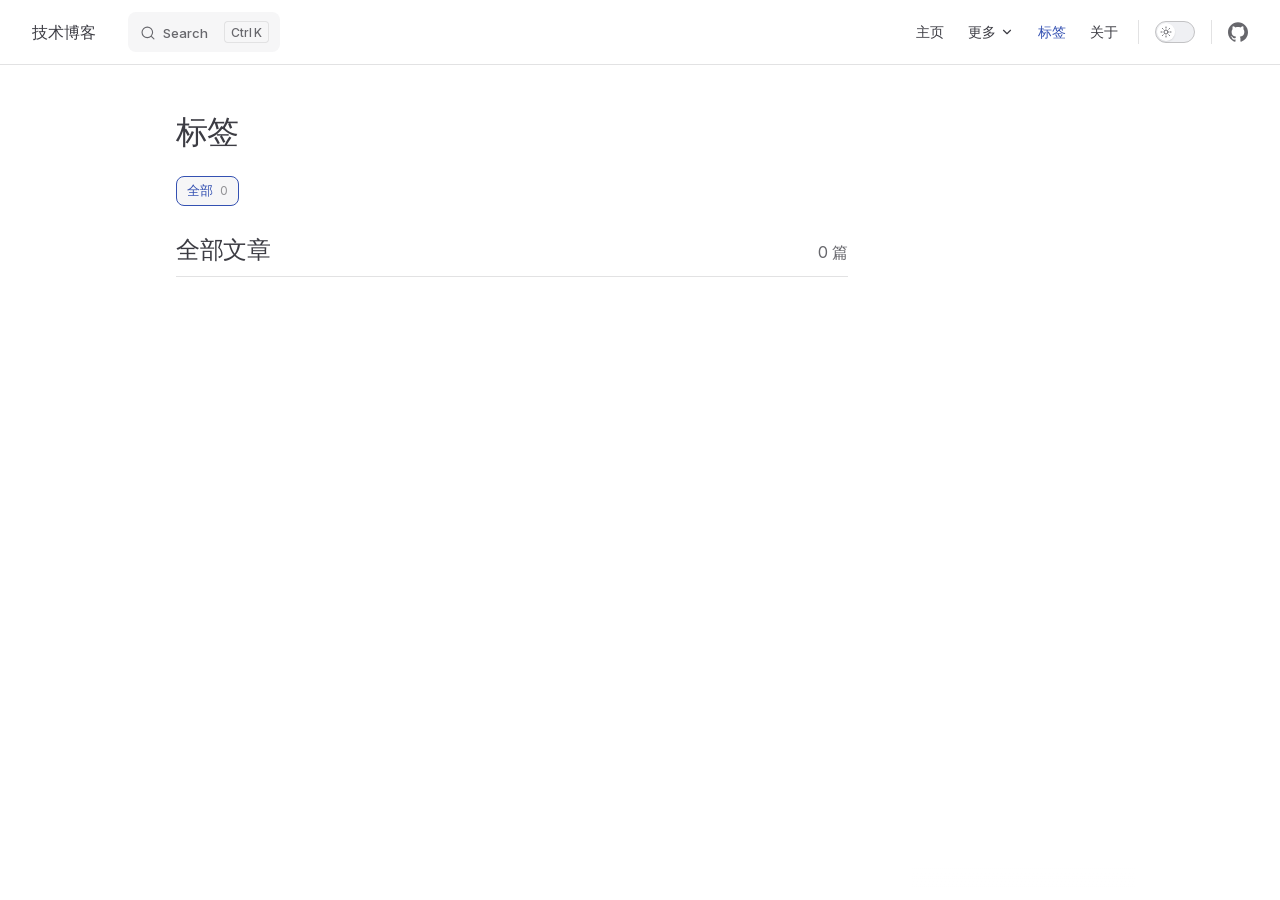
<file: tags.html>
<!DOCTYPE html>
<html lang="en-US" dir="ltr">
  <head>
    <meta charset="utf-8">
    <meta name="viewport" content="width=device-width,initial-scale=1">
    <title>标签 | 技术博客</title>
    <meta name="description" content="按标签浏览所有文章">
    <meta name="generator" content="VitePress v1.6.4">
    <link rel="preload stylesheet" href="/assets/style.ClLGARq2.css" as="style">
    <link rel="preload stylesheet" href="/vp-icons.css" as="style">
    
    <script type="module" src="/assets/app.np7EbtzY.js"></script>
    <link rel="preload" href="/assets/inter-roman-latin.Di8DUHzh.woff2" as="font" type="font/woff2" crossorigin="">
    <link rel="modulepreload" href="/assets/chunks/theme.BEJKXJPw.js">
    <link rel="modulepreload" href="/assets/chunks/framework.DFV5UN9c.js">
    <link rel="modulepreload" href="/assets/tags.md._eQLl3i7.lean.js">
    <link rel="icon" type="image/svg+xml" href="/favicon.svg">
    <script id="check-dark-mode">(()=>{const e=localStorage.getItem("vitepress-theme-appearance")||"auto",a=window.matchMedia("(prefers-color-scheme: dark)").matches;(!e||e==="auto"?a:e==="dark")&&document.documentElement.classList.add("dark")})();</script>
    <script id="check-mac-os">document.documentElement.classList.toggle("mac",/Mac|iPhone|iPod|iPad/i.test(navigator.platform));</script>
  </head>
  <body>
    <div id="app"><div class="Layout" data-v-5d98c3a5><!--[--><!--]--><!--[--><span tabindex="-1" data-v-0b0ada53></span><a href="#VPContent" class="VPSkipLink visually-hidden" data-v-0b0ada53>Skip to content</a><!--]--><!----><header class="VPNav" data-v-5d98c3a5 data-v-ae24b3ad><div class="VPNavBar" data-v-ae24b3ad data-v-6aa21345><div class="wrapper" data-v-6aa21345><div class="container" data-v-6aa21345><div class="title" data-v-6aa21345><div class="VPNavBarTitle" data-v-6aa21345 data-v-1168a8e4><a class="title" href="/" data-v-1168a8e4><!--[--><!--]--><!----><span data-v-1168a8e4>技术博客</span><!--[--><!--]--></a></div></div><div class="content" data-v-6aa21345><div class="content-body" data-v-6aa21345><!--[--><!--]--><div class="VPNavBarSearch search" data-v-6aa21345><!--[--><!----><div id="local-search"><button type="button" class="DocSearch DocSearch-Button" aria-label="Search"><span class="DocSearch-Button-Container"><span class="vp-icon DocSearch-Search-Icon"></span><span class="DocSearch-Button-Placeholder">Search</span></span><span class="DocSearch-Button-Keys"><kbd class="DocSearch-Button-Key"></kbd><kbd class="DocSearch-Button-Key">K</kbd></span></button></div><!--]--></div><nav aria-labelledby="main-nav-aria-label" class="VPNavBarMenu menu" data-v-6aa21345 data-v-dc692963><span id="main-nav-aria-label" class="visually-hidden" data-v-dc692963> Main Navigation </span><!--[--><!--[--><a class="VPLink link VPNavBarMenuLink" href="/" tabindex="0" data-v-dc692963 data-v-e56f3d57><!--[--><span data-v-e56f3d57>主页</span><!--]--></a><!--]--><!--[--><div class="VPFlyout VPNavBarMenuGroup" data-v-dc692963 data-v-cf11d7a2><button type="button" class="button" aria-haspopup="true" aria-expanded="false" data-v-cf11d7a2><span class="text" data-v-cf11d7a2><!----><span data-v-cf11d7a2>更多</span><span class="vpi-chevron-down text-icon" data-v-cf11d7a2></span></span></button><div class="menu" data-v-cf11d7a2><div class="VPMenu" data-v-cf11d7a2 data-v-b98bc113><div class="items" data-v-b98bc113><!--[--><!--[--><div class="VPMenuLink" data-v-b98bc113 data-v-35975db6><a class="VPLink link" href="/blog/" data-v-35975db6><!--[--><span data-v-35975db6>文章博客</span><!--]--></a></div><!--]--><!--[--><div class="VPMenuLink" data-v-b98bc113 data-v-35975db6><a class="VPLink link" href="/topics/" data-v-35975db6><!--[--><span data-v-35975db6>主题专栏</span><!--]--></a></div><!--]--><!--[--><div class="VPMenuLink" data-v-b98bc113 data-v-35975db6><a class="VPLink link" href="/wiki/" data-v-35975db6><!--[--><span data-v-35975db6>个人Wiki</span><!--]--></a></div><!--]--><!--[--><div class="VPMenuLink" data-v-b98bc113 data-v-35975db6><a class="VPLink link" href="/notes/" data-v-35975db6><!--[--><span data-v-35975db6>个人笔记</span><!--]--></a></div><!--]--><!--[--><div class="VPMenuLink" data-v-b98bc113 data-v-35975db6><a class="VPLink link" href="/logs/" data-v-35975db6><!--[--><span data-v-35975db6>个人日志</span><!--]--></a></div><!--]--><!--[--><div class="VPMenuLink" data-v-b98bc113 data-v-35975db6><a class="VPLink link" href="/resources/" data-v-35975db6><!--[--><span data-v-35975db6>相关资源</span><!--]--></a></div><!--]--><!--[--><div class="VPMenuLink" data-v-b98bc113 data-v-35975db6><a class="VPLink link" href="/resume.html" data-v-35975db6><!--[--><span data-v-35975db6>简历</span><!--]--></a></div><!--]--><!--[--><div class="VPMenuLink" data-v-b98bc113 data-v-35975db6><a class="VPLink link" href="/workspace.html" data-v-35975db6><!--[--><span data-v-35975db6>工作台</span><!--]--></a></div><!--]--><!--[--><div class="VPMenuLink" data-v-b98bc113 data-v-35975db6><a class="VPLink link" href="/runtime-api.html" data-v-35975db6><!--[--><span data-v-35975db6>实验室</span><!--]--></a></div><!--]--><!--[--><div class="VPMenuLink" data-v-b98bc113 data-v-35975db6><a class="VPLink link" href="/changelog.html" data-v-35975db6><!--[--><span data-v-35975db6>更新日志</span><!--]--></a></div><!--]--><!--]--></div><!--[--><!--]--></div></div></div><!--]--><!--[--><a class="VPLink link VPNavBarMenuLink active" href="/tags.html" tabindex="0" data-v-dc692963 data-v-e56f3d57><!--[--><span data-v-e56f3d57>标签</span><!--]--></a><!--]--><!--[--><a class="VPLink link VPNavBarMenuLink" href="/about.html" tabindex="0" data-v-dc692963 data-v-e56f3d57><!--[--><span data-v-e56f3d57>关于</span><!--]--></a><!--]--><!--]--></nav><!----><div class="VPNavBarAppearance appearance" data-v-6aa21345 data-v-6c893767><button class="VPSwitch VPSwitchAppearance" type="button" role="switch" title aria-checked="false" data-v-6c893767 data-v-5337faa4 data-v-1d5665e3><span class="check" data-v-1d5665e3><span class="icon" data-v-1d5665e3><!--[--><span class="vpi-sun sun" data-v-5337faa4></span><span class="vpi-moon moon" data-v-5337faa4></span><!--]--></span></span></button></div><div class="VPSocialLinks VPNavBarSocialLinks social-links" data-v-6aa21345 data-v-0394ad82 data-v-7bc22406><!--[--><a class="VPSocialLink no-icon" href="https://github.com/ambiguous-pointer" aria-label="github" target="_blank" rel="noopener" data-v-7bc22406 data-v-bd121fe5><span class="vpi-social-github"></span></a><!--]--></div><div class="VPFlyout VPNavBarExtra extra" data-v-6aa21345 data-v-bb2aa2f0 data-v-cf11d7a2><button type="button" class="button" aria-haspopup="true" aria-expanded="false" aria-label="extra navigation" data-v-cf11d7a2><span class="vpi-more-horizontal icon" data-v-cf11d7a2></span></button><div class="menu" data-v-cf11d7a2><div class="VPMenu" data-v-cf11d7a2 data-v-b98bc113><!----><!--[--><!--[--><!----><div class="group" data-v-bb2aa2f0><div class="item appearance" data-v-bb2aa2f0><p class="label" data-v-bb2aa2f0>Appearance</p><div class="appearance-action" data-v-bb2aa2f0><button class="VPSwitch VPSwitchAppearance" type="button" role="switch" title aria-checked="false" data-v-bb2aa2f0 data-v-5337faa4 data-v-1d5665e3><span class="check" data-v-1d5665e3><span class="icon" data-v-1d5665e3><!--[--><span class="vpi-sun sun" data-v-5337faa4></span><span class="vpi-moon moon" data-v-5337faa4></span><!--]--></span></span></button></div></div></div><div class="group" data-v-bb2aa2f0><div class="item social-links" data-v-bb2aa2f0><div class="VPSocialLinks social-links-list" data-v-bb2aa2f0 data-v-7bc22406><!--[--><a class="VPSocialLink no-icon" href="https://github.com/ambiguous-pointer" aria-label="github" target="_blank" rel="noopener" data-v-7bc22406 data-v-bd121fe5><span class="vpi-social-github"></span></a><!--]--></div></div></div><!--]--><!--]--></div></div></div><!--[--><!--]--><button type="button" class="VPNavBarHamburger hamburger" aria-label="mobile navigation" aria-expanded="false" aria-controls="VPNavScreen" data-v-6aa21345 data-v-e5dd9c1c><span class="container" data-v-e5dd9c1c><span class="top" data-v-e5dd9c1c></span><span class="middle" data-v-e5dd9c1c></span><span class="bottom" data-v-e5dd9c1c></span></span></button></div></div></div></div><div class="divider" data-v-6aa21345><div class="divider-line" data-v-6aa21345></div></div></div><!----></header><div class="VPLocalNav empty fixed" data-v-5d98c3a5 data-v-a6f0e41e><div class="container" data-v-a6f0e41e><!----><div class="VPLocalNavOutlineDropdown" style="--vp-vh:0px;" data-v-a6f0e41e data-v-8a42e2b4><button data-v-8a42e2b4>Return to top</button><!----></div></div></div><!----><div class="VPContent" id="VPContent" data-v-5d98c3a5 data-v-1428d186><div class="VPDoc has-aside" data-v-1428d186 data-v-39a288b8><!--[--><!--]--><div class="container" data-v-39a288b8><div class="aside" data-v-39a288b8><div class="aside-curtain" data-v-39a288b8></div><div class="aside-container" data-v-39a288b8><div class="aside-content" data-v-39a288b8><div class="VPDocAside" data-v-39a288b8 data-v-3f215769><!--[--><!--]--><!--[--><!--]--><nav aria-labelledby="doc-outline-aria-label" class="VPDocAsideOutline" data-v-3f215769 data-v-a5bbad30><div class="content" data-v-a5bbad30><div class="outline-marker" data-v-a5bbad30></div><div aria-level="2" class="outline-title" id="doc-outline-aria-label" role="heading" data-v-a5bbad30>On this page</div><ul class="VPDocOutlineItem root" data-v-a5bbad30 data-v-b933a997><!--[--><!--]--></ul></div></nav><!--[--><!--]--><div class="spacer" data-v-3f215769></div><!--[--><!--]--><!----><!--[--><!--]--><!--[--><!--]--></div></div></div></div><div class="content" data-v-39a288b8><div class="content-container" data-v-39a288b8><!--[--><!--]--><main class="main" data-v-39a288b8><div style="position:relative;" class="vp-doc _tags" data-v-39a288b8><div><h1 id="标签" tabindex="-1">标签 <a class="header-anchor" href="#标签" aria-label="Permalink to &quot;标签&quot;">​</a></h1><section class="tags-page" data-v-832fba38><div class="tags-toolbar" data-v-832fba38><button class="active tag-chip" type="button" data-v-832fba38> 全部 <span data-v-832fba38>0</span></button><!--[--><!--]--></div><div class="tag-heading" data-v-832fba38><h2 data-v-832fba38>全部文章</h2><p data-v-832fba38>0 篇</p></div><div class="post-list" data-v-832fba38><!--[--><!--]--></div></section></div></div></main><footer class="VPDocFooter" data-v-39a288b8 data-v-e257564d><!--[--><!--]--><!----><!----></footer><!--[--><!--]--></div></div></div><!--[--><!--]--></div></div><!----><!--[--><!--]--></div></div>
    <script>window.__VP_HASH_MAP__=JSON.parse("{\"about.md\":\"CYzjY-xQ\",\"changelog.md\":\"sV4nml2J\",\"index.md\":\"BqTzplgF\",\"resume.md\":\"DYqB2Cnw\",\"runtime-api.md\":\"B2gbsi1i\",\"tags.md\":\"_eQLl3i7\",\"topics_index.md\":\"ZPISHFbe\",\"workspace.md\":\"BAcdmlYP\"}");window.__VP_SITE_DATA__=JSON.parse("{\"lang\":\"en-US\",\"dir\":\"ltr\",\"title\":\"技术博客\",\"description\":\"Technical blog and documentation\",\"base\":\"/\",\"head\":[],\"router\":{\"prefetchLinks\":true},\"appearance\":true,\"themeConfig\":{\"search\":{\"provider\":\"local\"},\"nav\":[{\"text\":\"主页\",\"link\":\"/\"},{\"text\":\"更多\",\"items\":[{\"text\":\"文章博客\",\"link\":\"/blog/\"},{\"text\":\"主题专栏\",\"link\":\"/topics/\"},{\"text\":\"个人Wiki\",\"link\":\"/wiki/\"},{\"text\":\"个人笔记\",\"link\":\"/notes/\"},{\"text\":\"个人日志\",\"link\":\"/logs/\"},{\"text\":\"相关资源\",\"link\":\"/resources/\"},{\"text\":\"简历\",\"link\":\"/resume\"},{\"text\":\"工作台\",\"link\":\"/workspace\"},{\"text\":\"实验室\",\"link\":\"/runtime-api\"},{\"text\":\"更新日志\",\"link\":\"/changelog\"}]},{\"text\":\"标签\",\"link\":\"/tags\"},{\"text\":\"关于\",\"link\":\"/about\"}],\"socialLinks\":[{\"icon\":\"github\",\"link\":\"https://github.com/ambiguous-pointer\"}]},\"locales\":{},\"scrollOffset\":134,\"cleanUrls\":false}");</script>
    
  </body>
</html>
</file>
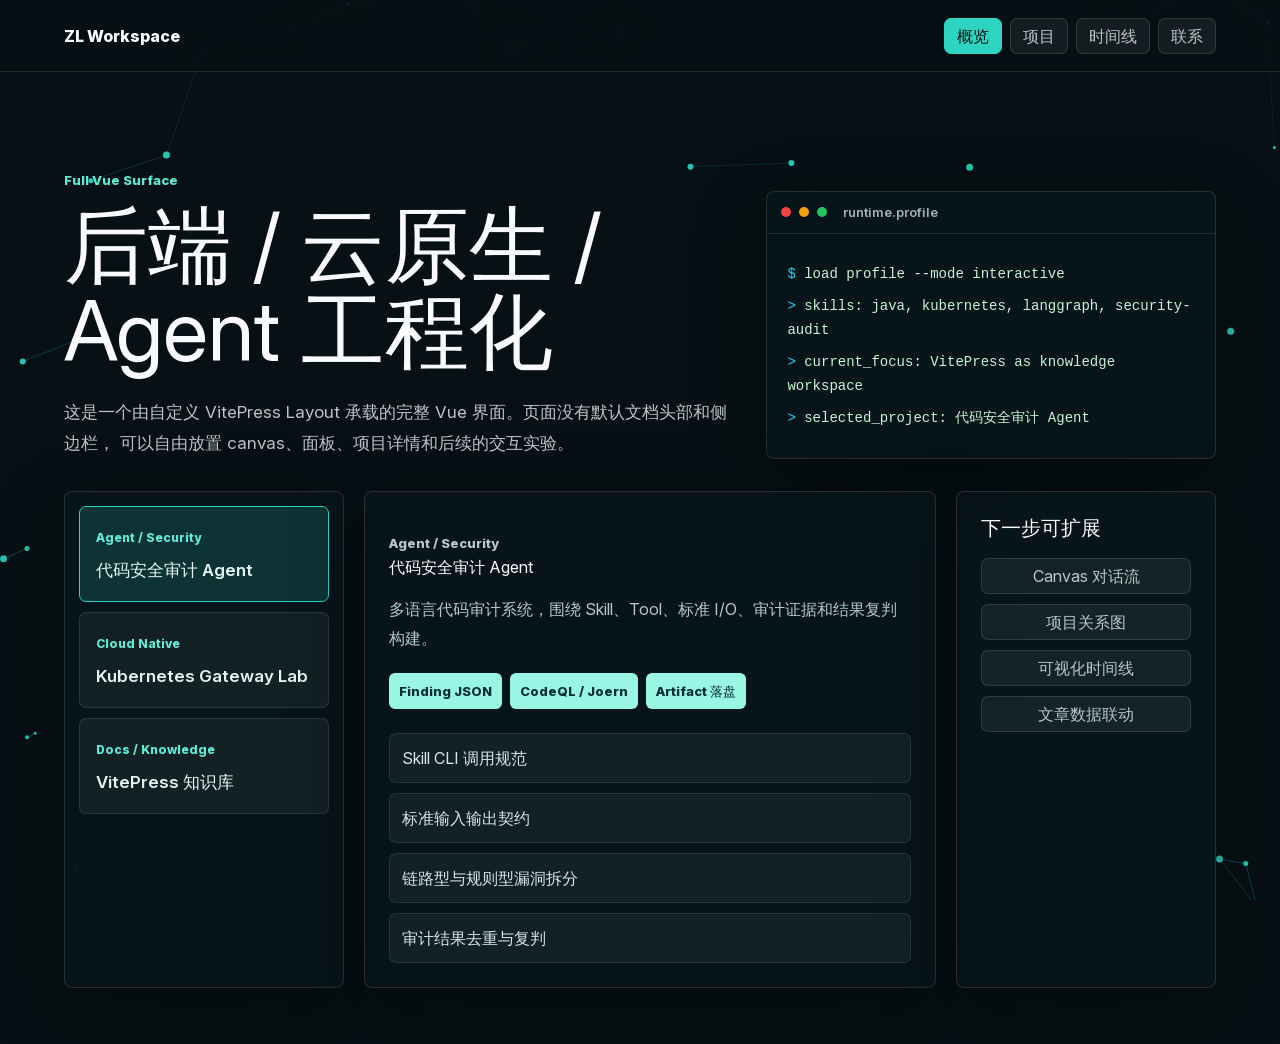
<file: workspace.html>
<!DOCTYPE html>
<html lang="en-US" dir="ltr">
  <head>
    <meta charset="utf-8">
    <meta name="viewport" content="width=device-width,initial-scale=1">
    <title>Vue Workspace | 技术博客</title>
    <meta name="description" content="Technical blog and documentation">
    <meta name="generator" content="VitePress v1.6.4">
    <link rel="preload stylesheet" href="/assets/style.ClLGARq2.css" as="style">
    <link rel="preload stylesheet" href="/vp-icons.css" as="style">
    
    <script type="module" src="/assets/app.np7EbtzY.js"></script>
    <link rel="preload" href="/assets/inter-roman-latin.Di8DUHzh.woff2" as="font" type="font/woff2" crossorigin="">
    <link rel="modulepreload" href="/assets/chunks/theme.BEJKXJPw.js">
    <link rel="modulepreload" href="/assets/chunks/framework.DFV5UN9c.js">
    <link rel="modulepreload" href="/assets/workspace.md.BAcdmlYP.lean.js">
    <link rel="icon" type="image/svg+xml" href="/favicon.svg">
    <script id="check-dark-mode">(()=>{const e=localStorage.getItem("vitepress-theme-appearance")||"auto",a=window.matchMedia("(prefers-color-scheme: dark)").matches;(!e||e==="auto"?a:e==="dark")&&document.documentElement.classList.add("dark")})();</script>
    <script id="check-mac-os">document.documentElement.classList.toggle("mac",/Mac|iPhone|iPod|iPad/i.test(navigator.platform));</script>
  </head>
  <body>
    <div id="app"><main class="workspace" data-v-c5c823e0><canvas class="workspace-canvas" aria-hidden="true" data-v-c5c823e0></canvas><header class="topbar" data-v-c5c823e0><a class="brand" href="/" data-v-c5c823e0>ZL Workspace</a><nav aria-label="Resume workspace" data-v-c5c823e0><!--[--><button type="button" class="active" data-v-c5c823e0>概览</button><button type="button" class="" data-v-c5c823e0>项目</button><button type="button" class="" data-v-c5c823e0>时间线</button><button type="button" class="" data-v-c5c823e0>联系</button><!--]--></nav></header><section class="stage" data-v-c5c823e0><div class="intro" data-v-c5c823e0><p class="eyebrow" data-v-c5c823e0>Full Vue Surface</p><h1 data-v-c5c823e0>后端 / 云原生 / Agent 工程化</h1><p data-v-c5c823e0> 这是一个由自定义 VitePress Layout 承载的完整 Vue 界面。页面没有默认文档头部和侧边栏， 可以自由放置 canvas、面板、项目详情和后续的交互实验。 </p></div><div class="console-panel" data-v-c5c823e0><div class="console-head" data-v-c5c823e0><span data-v-c5c823e0></span><span data-v-c5c823e0></span><span data-v-c5c823e0></span><b data-v-c5c823e0>runtime.profile</b></div><div class="console-body" data-v-c5c823e0><p data-v-c5c823e0><i data-v-c5c823e0>$</i> load profile --mode interactive</p><p data-v-c5c823e0><i data-v-c5c823e0>&gt;</i> skills: java, kubernetes, langgraph, security-audit</p><p data-v-c5c823e0><i data-v-c5c823e0>&gt;</i> current_focus: VitePress as knowledge workspace</p><p data-v-c5c823e0><i data-v-c5c823e0>&gt;</i> selected_project: 代码安全审计 Agent</p></div></div></section><section class="content-grid" data-v-c5c823e0><aside class="project-list" aria-label="Project selector" data-v-c5c823e0><!--[--><button type="button" class="active" data-v-c5c823e0><span data-v-c5c823e0>Agent / Security</span><strong data-v-c5c823e0>代码安全审计 Agent</strong></button><button type="button" class="" data-v-c5c823e0><span data-v-c5c823e0>Cloud Native</span><strong data-v-c5c823e0>Kubernetes Gateway Lab</strong></button><button type="button" class="" data-v-c5c823e0><span data-v-c5c823e0>Docs / Knowledge</span><strong data-v-c5c823e0>VitePress 知识库</strong></button><!--]--></aside><article class="detail-panel" data-v-c5c823e0><p class="eyebrow" data-v-c5c823e0>Agent / Security</p><h2 data-v-c5c823e0>代码安全审计 Agent</h2><p data-v-c5c823e0>多语言代码审计系统，围绕 Skill、Tool、标准 I/O、审计证据和结果复判构建。</p><div class="metric-row" data-v-c5c823e0><!--[--><span data-v-c5c823e0>Finding JSON</span><span data-v-c5c823e0>CodeQL / Joern</span><span data-v-c5c823e0>Artifact 落盘</span><!--]--></div><ul data-v-c5c823e0><!--[--><li data-v-c5c823e0>Skill CLI 调用规范</li><li data-v-c5c823e0>标准输入输出契约</li><li data-v-c5c823e0>链路型与规则型漏洞拆分</li><li data-v-c5c823e0>审计结果去重与复判</li><!--]--></ul></article><aside class="side-panel" data-v-c5c823e0><h2 data-v-c5c823e0>下一步可扩展</h2><button type="button" data-v-c5c823e0>Canvas 对话流</button><button type="button" data-v-c5c823e0>项目关系图</button><button type="button" data-v-c5c823e0>可视化时间线</button><button type="button" data-v-c5c823e0>文章数据联动</button></aside></section></main></div>
    <script>window.__VP_HASH_MAP__=JSON.parse("{\"about.md\":\"CYzjY-xQ\",\"changelog.md\":\"sV4nml2J\",\"index.md\":\"BqTzplgF\",\"resume.md\":\"DYqB2Cnw\",\"runtime-api.md\":\"B2gbsi1i\",\"tags.md\":\"_eQLl3i7\",\"topics_index.md\":\"ZPISHFbe\",\"workspace.md\":\"BAcdmlYP\"}");window.__VP_SITE_DATA__=JSON.parse("{\"lang\":\"en-US\",\"dir\":\"ltr\",\"title\":\"技术博客\",\"description\":\"Technical blog and documentation\",\"base\":\"/\",\"head\":[],\"router\":{\"prefetchLinks\":true},\"appearance\":true,\"themeConfig\":{\"search\":{\"provider\":\"local\"},\"nav\":[{\"text\":\"主页\",\"link\":\"/\"},{\"text\":\"更多\",\"items\":[{\"text\":\"文章博客\",\"link\":\"/blog/\"},{\"text\":\"主题专栏\",\"link\":\"/topics/\"},{\"text\":\"个人Wiki\",\"link\":\"/wiki/\"},{\"text\":\"个人笔记\",\"link\":\"/notes/\"},{\"text\":\"个人日志\",\"link\":\"/logs/\"},{\"text\":\"相关资源\",\"link\":\"/resources/\"},{\"text\":\"简历\",\"link\":\"/resume\"},{\"text\":\"工作台\",\"link\":\"/workspace\"},{\"text\":\"实验室\",\"link\":\"/runtime-api\"},{\"text\":\"更新日志\",\"link\":\"/changelog\"}]},{\"text\":\"标签\",\"link\":\"/tags\"},{\"text\":\"关于\",\"link\":\"/about\"}],\"socialLinks\":[{\"icon\":\"github\",\"link\":\"https://github.com/ambiguous-pointer\"}]},\"locales\":{},\"scrollOffset\":134,\"cleanUrls\":false}");</script>
    
  </body>
</html>
</file>
<file: assets/style.ClLGARq2.css>
@font-face{font-family:Inter;font-style:normal;font-weight:100 900;font-display:swap;src:url(/assets/inter-roman-cyrillic-ext.BBPuwvHQ.woff2) format("woff2");unicode-range:U+0460-052F,U+1C80-1C88,U+20B4,U+2DE0-2DFF,U+A640-A69F,U+FE2E-FE2F}@font-face{font-family:Inter;font-style:normal;font-weight:100 900;font-display:swap;src:url(/assets/inter-roman-cyrillic.C5lxZ8CY.woff2) format("woff2");unicode-range:U+0301,U+0400-045F,U+0490-0491,U+04B0-04B1,U+2116}@font-face{font-family:Inter;font-style:normal;font-weight:100 900;font-display:swap;src:url(/assets/inter-roman-greek-ext.CqjqNYQ-.woff2) format("woff2");unicode-range:U+1F00-1FFF}@font-face{font-family:Inter;font-style:normal;font-weight:100 900;font-display:swap;src:url(/assets/inter-roman-greek.BBVDIX6e.woff2) format("woff2");unicode-range:U+0370-0377,U+037A-037F,U+0384-038A,U+038C,U+038E-03A1,U+03A3-03FF}@font-face{font-family:Inter;font-style:normal;font-weight:100 900;font-display:swap;src:url(/assets/inter-roman-vietnamese.BjW4sHH5.woff2) format("woff2");unicode-range:U+0102-0103,U+0110-0111,U+0128-0129,U+0168-0169,U+01A0-01A1,U+01AF-01B0,U+0300-0301,U+0303-0304,U+0308-0309,U+0323,U+0329,U+1EA0-1EF9,U+20AB}@font-face{font-family:Inter;font-style:normal;font-weight:100 900;font-display:swap;src:url(/assets/inter-roman-latin-ext.4ZJIpNVo.woff2) format("woff2");unicode-range:U+0100-02AF,U+0304,U+0308,U+0329,U+1E00-1E9F,U+1EF2-1EFF,U+2020,U+20A0-20AB,U+20AD-20C0,U+2113,U+2C60-2C7F,U+A720-A7FF}@font-face{font-family:Inter;font-style:normal;font-weight:100 900;font-display:swap;src:url(/assets/inter-roman-latin.Di8DUHzh.woff2) format("woff2");unicode-range:U+0000-00FF,U+0131,U+0152-0153,U+02BB-02BC,U+02C6,U+02DA,U+02DC,U+0304,U+0308,U+0329,U+2000-206F,U+2074,U+20AC,U+2122,U+2191,U+2193,U+2212,U+2215,U+FEFF,U+FFFD}@font-face{font-family:Inter;font-style:italic;font-weight:100 900;font-display:swap;src:url(/assets/inter-italic-cyrillic-ext.r48I6akx.woff2) format("woff2");unicode-range:U+0460-052F,U+1C80-1C88,U+20B4,U+2DE0-2DFF,U+A640-A69F,U+FE2E-FE2F}@font-face{font-family:Inter;font-style:italic;font-weight:100 900;font-display:swap;src:url(/assets/inter-italic-cyrillic.By2_1cv3.woff2) format("woff2");unicode-range:U+0301,U+0400-045F,U+0490-0491,U+04B0-04B1,U+2116}@font-face{font-family:Inter;font-style:italic;font-weight:100 900;font-display:swap;src:url(/assets/inter-italic-greek-ext.1u6EdAuj.woff2) format("woff2");unicode-range:U+1F00-1FFF}@font-face{font-family:Inter;font-style:italic;font-weight:100 900;font-display:swap;src:url(/assets/inter-italic-greek.DJ8dCoTZ.woff2) format("woff2");unicode-range:U+0370-0377,U+037A-037F,U+0384-038A,U+038C,U+038E-03A1,U+03A3-03FF}@font-face{font-family:Inter;font-style:italic;font-weight:100 900;font-display:swap;src:url(/assets/inter-italic-vietnamese.BSbpV94h.woff2) format("woff2");unicode-range:U+0102-0103,U+0110-0111,U+0128-0129,U+0168-0169,U+01A0-01A1,U+01AF-01B0,U+0300-0301,U+0303-0304,U+0308-0309,U+0323,U+0329,U+1EA0-1EF9,U+20AB}@font-face{font-family:Inter;font-style:italic;font-weight:100 900;font-display:swap;src:url(/assets/inter-italic-latin-ext.CN1xVJS-.woff2) format("woff2");unicode-range:U+0100-02AF,U+0304,U+0308,U+0329,U+1E00-1E9F,U+1EF2-1EFF,U+2020,U+20A0-20AB,U+20AD-20C0,U+2113,U+2C60-2C7F,U+A720-A7FF}@font-face{font-family:Inter;font-style:italic;font-weight:100 900;font-display:swap;src:url(/assets/inter-italic-latin.C2AdPX0b.woff2) format("woff2");unicode-range:U+0000-00FF,U+0131,U+0152-0153,U+02BB-02BC,U+02C6,U+02DA,U+02DC,U+0304,U+0308,U+0329,U+2000-206F,U+2074,U+20AC,U+2122,U+2191,U+2193,U+2212,U+2215,U+FEFF,U+FFFD}@font-face{font-family:Punctuation SC;font-weight:400;src:local("PingFang SC Regular"),local("Noto Sans CJK SC"),local("Microsoft YaHei");unicode-range:U+201C,U+201D,U+2018,U+2019,U+2E3A,U+2014,U+2013,U+2026,U+00B7,U+007E,U+002F}@font-face{font-family:Punctuation SC;font-weight:500;src:local("PingFang SC Medium"),local("Noto Sans CJK SC"),local("Microsoft YaHei");unicode-range:U+201C,U+201D,U+2018,U+2019,U+2E3A,U+2014,U+2013,U+2026,U+00B7,U+007E,U+002F}@font-face{font-family:Punctuation SC;font-weight:600;src:local("PingFang SC Semibold"),local("Noto Sans CJK SC Bold"),local("Microsoft YaHei Bold");unicode-range:U+201C,U+201D,U+2018,U+2019,U+2E3A,U+2014,U+2013,U+2026,U+00B7,U+007E,U+002F}@font-face{font-family:Punctuation SC;font-weight:700;src:local("PingFang SC Semibold"),local("Noto Sans CJK SC Bold"),local("Microsoft YaHei Bold");unicode-range:U+201C,U+201D,U+2018,U+2019,U+2E3A,U+2014,U+2013,U+2026,U+00B7,U+007E,U+002F}:root{--vp-c-white: #ffffff;--vp-c-black: #000000;--vp-c-neutral: var(--vp-c-black);--vp-c-neutral-inverse: var(--vp-c-white)}.dark{--vp-c-neutral: var(--vp-c-white);--vp-c-neutral-inverse: var(--vp-c-black)}:root{--vp-c-gray-1: #dddde3;--vp-c-gray-2: #e4e4e9;--vp-c-gray-3: #ebebef;--vp-c-gray-soft: rgba(142, 150, 170, .14);--vp-c-indigo-1: #3451b2;--vp-c-indigo-2: #3a5ccc;--vp-c-indigo-3: #5672cd;--vp-c-indigo-soft: rgba(100, 108, 255, .14);--vp-c-purple-1: #6f42c1;--vp-c-purple-2: #7e4cc9;--vp-c-purple-3: #8e5cd9;--vp-c-purple-soft: rgba(159, 122, 234, .14);--vp-c-green-1: #18794e;--vp-c-green-2: #299764;--vp-c-green-3: #30a46c;--vp-c-green-soft: rgba(16, 185, 129, .14);--vp-c-yellow-1: #915930;--vp-c-yellow-2: #946300;--vp-c-yellow-3: #9f6a00;--vp-c-yellow-soft: rgba(234, 179, 8, .14);--vp-c-red-1: #b8272c;--vp-c-red-2: #d5393e;--vp-c-red-3: #e0575b;--vp-c-red-soft: rgba(244, 63, 94, .14);--vp-c-sponsor: #db2777}.dark{--vp-c-gray-1: #515c67;--vp-c-gray-2: #414853;--vp-c-gray-3: #32363f;--vp-c-gray-soft: rgba(101, 117, 133, .16);--vp-c-indigo-1: #a8b1ff;--vp-c-indigo-2: #5c73e7;--vp-c-indigo-3: #3e63dd;--vp-c-indigo-soft: rgba(100, 108, 255, .16);--vp-c-purple-1: #c8abfa;--vp-c-purple-2: #a879e6;--vp-c-purple-3: #8e5cd9;--vp-c-purple-soft: rgba(159, 122, 234, .16);--vp-c-green-1: #3dd68c;--vp-c-green-2: #30a46c;--vp-c-green-3: #298459;--vp-c-green-soft: rgba(16, 185, 129, .16);--vp-c-yellow-1: #f9b44e;--vp-c-yellow-2: #da8b17;--vp-c-yellow-3: #a46a0a;--vp-c-yellow-soft: rgba(234, 179, 8, .16);--vp-c-red-1: #f66f81;--vp-c-red-2: #f14158;--vp-c-red-3: #b62a3c;--vp-c-red-soft: rgba(244, 63, 94, .16)}:root{--vp-c-bg: #ffffff;--vp-c-bg-alt: #f6f6f7;--vp-c-bg-elv: #ffffff;--vp-c-bg-soft: #f6f6f7}.dark{--vp-c-bg: #1b1b1f;--vp-c-bg-alt: #161618;--vp-c-bg-elv: #202127;--vp-c-bg-soft: #202127}:root{--vp-c-border: #c2c2c4;--vp-c-divider: #e2e2e3;--vp-c-gutter: #e2e2e3}.dark{--vp-c-border: #3c3f44;--vp-c-divider: #2e2e32;--vp-c-gutter: #000000}:root{--vp-c-text-1: #3c3c43;--vp-c-text-2: #67676c;--vp-c-text-3: #929295}.dark{--vp-c-text-1: #dfdfd6;--vp-c-text-2: #98989f;--vp-c-text-3: #6a6a71}:root{--vp-c-default-1: var(--vp-c-gray-1);--vp-c-default-2: var(--vp-c-gray-2);--vp-c-default-3: var(--vp-c-gray-3);--vp-c-default-soft: var(--vp-c-gray-soft);--vp-c-brand-1: var(--vp-c-indigo-1);--vp-c-brand-2: var(--vp-c-indigo-2);--vp-c-brand-3: var(--vp-c-indigo-3);--vp-c-brand-soft: var(--vp-c-indigo-soft);--vp-c-brand: var(--vp-c-brand-1);--vp-c-tip-1: var(--vp-c-brand-1);--vp-c-tip-2: var(--vp-c-brand-2);--vp-c-tip-3: var(--vp-c-brand-3);--vp-c-tip-soft: var(--vp-c-brand-soft);--vp-c-note-1: var(--vp-c-brand-1);--vp-c-note-2: var(--vp-c-brand-2);--vp-c-note-3: var(--vp-c-brand-3);--vp-c-note-soft: var(--vp-c-brand-soft);--vp-c-success-1: var(--vp-c-green-1);--vp-c-success-2: var(--vp-c-green-2);--vp-c-success-3: var(--vp-c-green-3);--vp-c-success-soft: var(--vp-c-green-soft);--vp-c-important-1: var(--vp-c-purple-1);--vp-c-important-2: var(--vp-c-purple-2);--vp-c-important-3: var(--vp-c-purple-3);--vp-c-important-soft: var(--vp-c-purple-soft);--vp-c-warning-1: var(--vp-c-yellow-1);--vp-c-warning-2: var(--vp-c-yellow-2);--vp-c-warning-3: var(--vp-c-yellow-3);--vp-c-warning-soft: var(--vp-c-yellow-soft);--vp-c-danger-1: var(--vp-c-red-1);--vp-c-danger-2: var(--vp-c-red-2);--vp-c-danger-3: var(--vp-c-red-3);--vp-c-danger-soft: var(--vp-c-red-soft);--vp-c-caution-1: var(--vp-c-red-1);--vp-c-caution-2: var(--vp-c-red-2);--vp-c-caution-3: var(--vp-c-red-3);--vp-c-caution-soft: var(--vp-c-red-soft)}:root{--vp-font-family-base: "Inter", ui-sans-serif, system-ui, sans-serif, "Apple Color Emoji", "Segoe UI Emoji", "Segoe UI Symbol", "Noto Color Emoji";--vp-font-family-mono: ui-monospace, "Menlo", "Monaco", "Consolas", "Liberation Mono", "Courier New", monospace;font-optical-sizing:auto}:root:where(:lang(zh)){--vp-font-family-base: "Punctuation SC", "Inter", ui-sans-serif, system-ui, sans-serif, "Apple Color Emoji", "Segoe UI Emoji", "Segoe UI Symbol", "Noto Color Emoji"}:root{--vp-shadow-1: 0 1px 2px rgba(0, 0, 0, .04), 0 1px 2px rgba(0, 0, 0, .06);--vp-shadow-2: 0 3px 12px rgba(0, 0, 0, .07), 0 1px 4px rgba(0, 0, 0, .07);--vp-shadow-3: 0 12px 32px rgba(0, 0, 0, .1), 0 2px 6px rgba(0, 0, 0, .08);--vp-shadow-4: 0 14px 44px rgba(0, 0, 0, .12), 0 3px 9px rgba(0, 0, 0, .12);--vp-shadow-5: 0 18px 56px rgba(0, 0, 0, .16), 0 4px 12px rgba(0, 0, 0, .16)}:root{--vp-z-index-footer: 10;--vp-z-index-local-nav: 20;--vp-z-index-nav: 30;--vp-z-index-layout-top: 40;--vp-z-index-backdrop: 50;--vp-z-index-sidebar: 60}@media (min-width: 960px){:root{--vp-z-index-sidebar: 25}}:root{--vp-layout-max-width: 1440px}:root{--vp-header-anchor-symbol: "#"}:root{--vp-code-line-height: 1.7;--vp-code-font-size: .875em;--vp-code-color: var(--vp-c-brand-1);--vp-code-link-color: var(--vp-c-brand-1);--vp-code-link-hover-color: var(--vp-c-brand-2);--vp-code-bg: var(--vp-c-default-soft);--vp-code-block-color: var(--vp-c-text-2);--vp-code-block-bg: var(--vp-c-bg-alt);--vp-code-block-divider-color: var(--vp-c-gutter);--vp-code-lang-color: var(--vp-c-text-3);--vp-code-line-highlight-color: var(--vp-c-default-soft);--vp-code-line-number-color: var(--vp-c-text-3);--vp-code-line-diff-add-color: var(--vp-c-success-soft);--vp-code-line-diff-add-symbol-color: var(--vp-c-success-1);--vp-code-line-diff-remove-color: var(--vp-c-danger-soft);--vp-code-line-diff-remove-symbol-color: var(--vp-c-danger-1);--vp-code-line-warning-color: var(--vp-c-warning-soft);--vp-code-line-error-color: var(--vp-c-danger-soft);--vp-code-copy-code-border-color: var(--vp-c-divider);--vp-code-copy-code-bg: var(--vp-c-bg-soft);--vp-code-copy-code-hover-border-color: var(--vp-c-divider);--vp-code-copy-code-hover-bg: var(--vp-c-bg);--vp-code-copy-code-active-text: var(--vp-c-text-2);--vp-code-copy-copied-text-content: "Copied";--vp-code-tab-divider: var(--vp-code-block-divider-color);--vp-code-tab-text-color: var(--vp-c-text-2);--vp-code-tab-bg: var(--vp-code-block-bg);--vp-code-tab-hover-text-color: var(--vp-c-text-1);--vp-code-tab-active-text-color: var(--vp-c-text-1);--vp-code-tab-active-bar-color: var(--vp-c-brand-1)}:lang(es),:lang(pt){--vp-code-copy-copied-text-content: "Copiado"}:lang(fa){--vp-code-copy-copied-text-content: "کپی شد"}:lang(ko){--vp-code-copy-copied-text-content: "복사됨"}:lang(ru){--vp-code-copy-copied-text-content: "Скопировано"}:lang(zh){--vp-code-copy-copied-text-content: "已复制"}:root{--vp-button-brand-border: transparent;--vp-button-brand-text: var(--vp-c-white);--vp-button-brand-bg: var(--vp-c-brand-3);--vp-button-brand-hover-border: transparent;--vp-button-brand-hover-text: var(--vp-c-white);--vp-button-brand-hover-bg: var(--vp-c-brand-2);--vp-button-brand-active-border: transparent;--vp-button-brand-active-text: var(--vp-c-white);--vp-button-brand-active-bg: var(--vp-c-brand-1);--vp-button-alt-border: transparent;--vp-button-alt-text: var(--vp-c-text-1);--vp-button-alt-bg: var(--vp-c-default-3);--vp-button-alt-hover-border: transparent;--vp-button-alt-hover-text: var(--vp-c-text-1);--vp-button-alt-hover-bg: var(--vp-c-default-2);--vp-button-alt-active-border: transparent;--vp-button-alt-active-text: var(--vp-c-text-1);--vp-button-alt-active-bg: var(--vp-c-default-1);--vp-button-sponsor-border: var(--vp-c-text-2);--vp-button-sponsor-text: var(--vp-c-text-2);--vp-button-sponsor-bg: transparent;--vp-button-sponsor-hover-border: var(--vp-c-sponsor);--vp-button-sponsor-hover-text: var(--vp-c-sponsor);--vp-button-sponsor-hover-bg: transparent;--vp-button-sponsor-active-border: var(--vp-c-sponsor);--vp-button-sponsor-active-text: var(--vp-c-sponsor);--vp-button-sponsor-active-bg: transparent}:root{--vp-custom-block-font-size: 14px;--vp-custom-block-code-font-size: 13px;--vp-custom-block-info-border: transparent;--vp-custom-block-info-text: var(--vp-c-text-1);--vp-custom-block-info-bg: var(--vp-c-default-soft);--vp-custom-block-info-code-bg: var(--vp-c-default-soft);--vp-custom-block-note-border: transparent;--vp-custom-block-note-text: var(--vp-c-text-1);--vp-custom-block-note-bg: var(--vp-c-default-soft);--vp-custom-block-note-code-bg: var(--vp-c-default-soft);--vp-custom-block-tip-border: transparent;--vp-custom-block-tip-text: var(--vp-c-text-1);--vp-custom-block-tip-bg: var(--vp-c-tip-soft);--vp-custom-block-tip-code-bg: var(--vp-c-tip-soft);--vp-custom-block-important-border: transparent;--vp-custom-block-important-text: var(--vp-c-text-1);--vp-custom-block-important-bg: var(--vp-c-important-soft);--vp-custom-block-important-code-bg: var(--vp-c-important-soft);--vp-custom-block-warning-border: transparent;--vp-custom-block-warning-text: var(--vp-c-text-1);--vp-custom-block-warning-bg: var(--vp-c-warning-soft);--vp-custom-block-warning-code-bg: var(--vp-c-warning-soft);--vp-custom-block-danger-border: transparent;--vp-custom-block-danger-text: var(--vp-c-text-1);--vp-custom-block-danger-bg: var(--vp-c-danger-soft);--vp-custom-block-danger-code-bg: var(--vp-c-danger-soft);--vp-custom-block-caution-border: transparent;--vp-custom-block-caution-text: var(--vp-c-text-1);--vp-custom-block-caution-bg: var(--vp-c-caution-soft);--vp-custom-block-caution-code-bg: var(--vp-c-caution-soft);--vp-custom-block-details-border: var(--vp-custom-block-info-border);--vp-custom-block-details-text: var(--vp-custom-block-info-text);--vp-custom-block-details-bg: var(--vp-custom-block-info-bg);--vp-custom-block-details-code-bg: var(--vp-custom-block-info-code-bg)}:root{--vp-input-border-color: var(--vp-c-border);--vp-input-bg-color: var(--vp-c-bg-alt);--vp-input-switch-bg-color: var(--vp-c-default-soft)}:root{--vp-nav-height: 64px;--vp-nav-bg-color: var(--vp-c-bg);--vp-nav-screen-bg-color: var(--vp-c-bg);--vp-nav-logo-height: 24px}.hide-nav{--vp-nav-height: 0px}.hide-nav .VPSidebar{--vp-nav-height: 22px}:root{--vp-local-nav-bg-color: var(--vp-c-bg)}:root{--vp-sidebar-width: 272px;--vp-sidebar-bg-color: var(--vp-c-bg-alt)}:root{--vp-backdrop-bg-color: rgba(0, 0, 0, .6)}:root{--vp-home-hero-name-color: var(--vp-c-brand-1);--vp-home-hero-name-background: transparent;--vp-home-hero-image-background-image: none;--vp-home-hero-image-filter: none}:root{--vp-badge-info-border: transparent;--vp-badge-info-text: var(--vp-c-text-2);--vp-badge-info-bg: var(--vp-c-default-soft);--vp-badge-tip-border: transparent;--vp-badge-tip-text: var(--vp-c-tip-1);--vp-badge-tip-bg: var(--vp-c-tip-soft);--vp-badge-warning-border: transparent;--vp-badge-warning-text: var(--vp-c-warning-1);--vp-badge-warning-bg: var(--vp-c-warning-soft);--vp-badge-danger-border: transparent;--vp-badge-danger-text: var(--vp-c-danger-1);--vp-badge-danger-bg: var(--vp-c-danger-soft)}:root{--vp-carbon-ads-text-color: var(--vp-c-text-1);--vp-carbon-ads-poweredby-color: var(--vp-c-text-2);--vp-carbon-ads-bg-color: var(--vp-c-bg-soft);--vp-carbon-ads-hover-text-color: var(--vp-c-brand-1);--vp-carbon-ads-hover-poweredby-color: var(--vp-c-text-1)}:root{--vp-local-search-bg: var(--vp-c-bg);--vp-local-search-result-bg: var(--vp-c-bg);--vp-local-search-result-border: var(--vp-c-divider);--vp-local-search-result-selected-bg: var(--vp-c-bg);--vp-local-search-result-selected-border: var(--vp-c-brand-1);--vp-local-search-highlight-bg: var(--vp-c-brand-1);--vp-local-search-highlight-text: var(--vp-c-neutral-inverse)}@media (prefers-reduced-motion: reduce){*,:before,:after{animation-delay:-1ms!important;animation-duration:1ms!important;animation-iteration-count:1!important;background-attachment:initial!important;scroll-behavior:auto!important;transition-duration:0s!important;transition-delay:0s!important}}*,:before,:after{box-sizing:border-box}html{line-height:1.4;font-size:16px;-webkit-text-size-adjust:100%}html.dark{color-scheme:dark}body{margin:0;width:100%;min-width:320px;min-height:100vh;line-height:24px;font-family:var(--vp-font-family-base);font-size:16px;font-weight:400;color:var(--vp-c-text-1);background-color:var(--vp-c-bg);font-synthesis:style;text-rendering:optimizeLegibility;-webkit-font-smoothing:antialiased;-moz-osx-font-smoothing:grayscale}main{display:block}h1,h2,h3,h4,h5,h6{margin:0;line-height:24px;font-size:16px;font-weight:400}p{margin:0}strong,b{font-weight:600}a,area,button,[role=button],input,label,select,summary,textarea{touch-action:manipulation}a{color:inherit;text-decoration:inherit}ol,ul{list-style:none;margin:0;padding:0}blockquote{margin:0}pre,code,kbd,samp{font-family:var(--vp-font-family-mono)}img,svg,video,canvas,audio,iframe,embed,object{display:block}figure{margin:0}img,video{max-width:100%;height:auto}button,input,optgroup,select,textarea{border:0;padding:0;line-height:inherit;color:inherit}button{padding:0;font-family:inherit;background-color:transparent;background-image:none}button:enabled,[role=button]:enabled{cursor:pointer}button:focus,button:focus-visible{outline:1px dotted;outline:4px auto -webkit-focus-ring-color}button:focus:not(:focus-visible){outline:none!important}input:focus,textarea:focus,select:focus{outline:none}table{border-collapse:collapse}input{background-color:transparent}input:-ms-input-placeholder,textarea:-ms-input-placeholder{color:var(--vp-c-text-3)}input::-ms-input-placeholder,textarea::-ms-input-placeholder{color:var(--vp-c-text-3)}input::placeholder,textarea::placeholder{color:var(--vp-c-text-3)}input::-webkit-outer-spin-button,input::-webkit-inner-spin-button{-webkit-appearance:none;margin:0}input[type=number]{-moz-appearance:textfield}textarea{resize:vertical}select{-webkit-appearance:none}fieldset{margin:0;padding:0}h1,h2,h3,h4,h5,h6,li,p{overflow-wrap:break-word}vite-error-overlay{z-index:9999}mjx-container{overflow-x:auto}mjx-container>svg{display:inline-block;margin:auto}[class^=vpi-],[class*=" vpi-"],.vp-icon{width:1em;height:1em}[class^=vpi-].bg,[class*=" vpi-"].bg,.vp-icon.bg{background-size:100% 100%;background-color:transparent}[class^=vpi-]:not(.bg),[class*=" vpi-"]:not(.bg),.vp-icon:not(.bg){-webkit-mask:var(--icon) no-repeat;mask:var(--icon) no-repeat;-webkit-mask-size:100% 100%;mask-size:100% 100%;background-color:currentColor;color:inherit}.vpi-align-left{--icon: url("data:image/svg+xml,%3Csvg xmlns='http://www.w3.org/2000/svg' fill='none' stroke='currentColor' stroke-linecap='round' stroke-linejoin='round' stroke-width='2' viewBox='0 0 24 24'%3E%3Cpath d='M21 6H3M15 12H3M17 18H3'/%3E%3C/svg%3E")}.vpi-arrow-right,.vpi-arrow-down,.vpi-arrow-left,.vpi-arrow-up{--icon: url("data:image/svg+xml,%3Csvg xmlns='http://www.w3.org/2000/svg' fill='none' stroke='currentColor' stroke-linecap='round' stroke-linejoin='round' stroke-width='2' viewBox='0 0 24 24'%3E%3Cpath d='M5 12h14M12 5l7 7-7 7'/%3E%3C/svg%3E")}.vpi-chevron-right,.vpi-chevron-down,.vpi-chevron-left,.vpi-chevron-up{--icon: url("data:image/svg+xml,%3Csvg xmlns='http://www.w3.org/2000/svg' fill='none' stroke='currentColor' stroke-linecap='round' stroke-linejoin='round' stroke-width='2' viewBox='0 0 24 24'%3E%3Cpath d='m9 18 6-6-6-6'/%3E%3C/svg%3E")}.vpi-chevron-down,.vpi-arrow-down{transform:rotate(90deg)}.vpi-chevron-left,.vpi-arrow-left{transform:rotate(180deg)}.vpi-chevron-up,.vpi-arrow-up{transform:rotate(-90deg)}.vpi-square-pen{--icon: url("data:image/svg+xml,%3Csvg xmlns='http://www.w3.org/2000/svg' fill='none' stroke='currentColor' stroke-linecap='round' stroke-linejoin='round' stroke-width='2' viewBox='0 0 24 24'%3E%3Cpath d='M12 3H5a2 2 0 0 0-2 2v14a2 2 0 0 0 2 2h14a2 2 0 0 0 2-2v-7'/%3E%3Cpath d='M18.375 2.625a2.121 2.121 0 1 1 3 3L12 15l-4 1 1-4Z'/%3E%3C/svg%3E")}.vpi-plus{--icon: url("data:image/svg+xml,%3Csvg xmlns='http://www.w3.org/2000/svg' fill='none' stroke='currentColor' stroke-linecap='round' stroke-linejoin='round' stroke-width='2' viewBox='0 0 24 24'%3E%3Cpath d='M5 12h14M12 5v14'/%3E%3C/svg%3E")}.vpi-sun{--icon: url("data:image/svg+xml,%3Csvg xmlns='http://www.w3.org/2000/svg' fill='none' stroke='currentColor' stroke-linecap='round' stroke-linejoin='round' stroke-width='2' viewBox='0 0 24 24'%3E%3Ccircle cx='12' cy='12' r='4'/%3E%3Cpath d='M12 2v2M12 20v2M4.93 4.93l1.41 1.41M17.66 17.66l1.41 1.41M2 12h2M20 12h2M6.34 17.66l-1.41 1.41M19.07 4.93l-1.41 1.41'/%3E%3C/svg%3E")}.vpi-moon{--icon: url("data:image/svg+xml,%3Csvg xmlns='http://www.w3.org/2000/svg' fill='none' stroke='currentColor' stroke-linecap='round' stroke-linejoin='round' stroke-width='2' viewBox='0 0 24 24'%3E%3Cpath d='M12 3a6 6 0 0 0 9 9 9 9 0 1 1-9-9Z'/%3E%3C/svg%3E")}.vpi-more-horizontal{--icon: url("data:image/svg+xml,%3Csvg xmlns='http://www.w3.org/2000/svg' fill='none' stroke='currentColor' stroke-linecap='round' stroke-linejoin='round' stroke-width='2' viewBox='0 0 24 24'%3E%3Ccircle cx='12' cy='12' r='1'/%3E%3Ccircle cx='19' cy='12' r='1'/%3E%3Ccircle cx='5' cy='12' r='1'/%3E%3C/svg%3E")}.vpi-languages{--icon: url("data:image/svg+xml,%3Csvg xmlns='http://www.w3.org/2000/svg' fill='none' stroke='currentColor' stroke-linecap='round' stroke-linejoin='round' stroke-width='2' viewBox='0 0 24 24'%3E%3Cpath d='m5 8 6 6M4 14l6-6 2-3M2 5h12M7 2h1M22 22l-5-10-5 10M14 18h6'/%3E%3C/svg%3E")}.vpi-heart{--icon: url("data:image/svg+xml,%3Csvg xmlns='http://www.w3.org/2000/svg' fill='none' stroke='currentColor' stroke-linecap='round' stroke-linejoin='round' stroke-width='2' viewBox='0 0 24 24'%3E%3Cpath d='M19 14c1.49-1.46 3-3.21 3-5.5A5.5 5.5 0 0 0 16.5 3c-1.76 0-3 .5-4.5 2-1.5-1.5-2.74-2-4.5-2A5.5 5.5 0 0 0 2 8.5c0 2.3 1.5 4.05 3 5.5l7 7Z'/%3E%3C/svg%3E")}.vpi-search{--icon: url("data:image/svg+xml,%3Csvg xmlns='http://www.w3.org/2000/svg' fill='none' stroke='currentColor' stroke-linecap='round' stroke-linejoin='round' stroke-width='2' viewBox='0 0 24 24'%3E%3Ccircle cx='11' cy='11' r='8'/%3E%3Cpath d='m21 21-4.3-4.3'/%3E%3C/svg%3E")}.vpi-layout-list{--icon: url("data:image/svg+xml,%3Csvg xmlns='http://www.w3.org/2000/svg' fill='none' stroke='currentColor' stroke-linecap='round' stroke-linejoin='round' stroke-width='2' viewBox='0 0 24 24'%3E%3Crect width='7' height='7' x='3' y='3' rx='1'/%3E%3Crect width='7' height='7' x='3' y='14' rx='1'/%3E%3Cpath d='M14 4h7M14 9h7M14 15h7M14 20h7'/%3E%3C/svg%3E")}.vpi-delete{--icon: url("data:image/svg+xml,%3Csvg xmlns='http://www.w3.org/2000/svg' fill='none' stroke='currentColor' stroke-linecap='round' stroke-linejoin='round' stroke-width='2' viewBox='0 0 24 24'%3E%3Cpath d='M20 5H9l-7 7 7 7h11a2 2 0 0 0 2-2V7a2 2 0 0 0-2-2ZM18 9l-6 6M12 9l6 6'/%3E%3C/svg%3E")}.vpi-corner-down-left{--icon: url("data:image/svg+xml,%3Csvg xmlns='http://www.w3.org/2000/svg' fill='none' stroke='currentColor' stroke-linecap='round' stroke-linejoin='round' stroke-width='2' viewBox='0 0 24 24'%3E%3Cpath d='m9 10-5 5 5 5'/%3E%3Cpath d='M20 4v7a4 4 0 0 1-4 4H4'/%3E%3C/svg%3E")}:root{--vp-icon-copy: url("data:image/svg+xml,%3Csvg xmlns='http://www.w3.org/2000/svg' fill='none' stroke='rgba(128,128,128,1)' stroke-linecap='round' stroke-linejoin='round' stroke-width='2' viewBox='0 0 24 24'%3E%3Crect width='8' height='4' x='8' y='2' rx='1' ry='1'/%3E%3Cpath d='M16 4h2a2 2 0 0 1 2 2v14a2 2 0 0 1-2 2H6a2 2 0 0 1-2-2V6a2 2 0 0 1 2-2h2'/%3E%3C/svg%3E");--vp-icon-copied: url("data:image/svg+xml,%3Csvg xmlns='http://www.w3.org/2000/svg' fill='none' stroke='rgba(128,128,128,1)' stroke-linecap='round' stroke-linejoin='round' stroke-width='2' viewBox='0 0 24 24'%3E%3Crect width='8' height='4' x='8' y='2' rx='1' ry='1'/%3E%3Cpath d='M16 4h2a2 2 0 0 1 2 2v14a2 2 0 0 1-2 2H6a2 2 0 0 1-2-2V6a2 2 0 0 1 2-2h2'/%3E%3Cpath d='m9 14 2 2 4-4'/%3E%3C/svg%3E")}.visually-hidden{position:absolute;width:1px;height:1px;white-space:nowrap;clip:rect(0 0 0 0);clip-path:inset(50%);overflow:hidden}.custom-block{border:1px solid transparent;border-radius:8px;padding:16px 16px 8px;line-height:24px;font-size:var(--vp-custom-block-font-size);color:var(--vp-c-text-2)}.custom-block.info{border-color:var(--vp-custom-block-info-border);color:var(--vp-custom-block-info-text);background-color:var(--vp-custom-block-info-bg)}.custom-block.info a,.custom-block.info code{color:var(--vp-c-brand-1)}.custom-block.info a:hover,.custom-block.info a:hover>code{color:var(--vp-c-brand-2)}.custom-block.info code{background-color:var(--vp-custom-block-info-code-bg)}.custom-block.note{border-color:var(--vp-custom-block-note-border);color:var(--vp-custom-block-note-text);background-color:var(--vp-custom-block-note-bg)}.custom-block.note a,.custom-block.note code{color:var(--vp-c-brand-1)}.custom-block.note a:hover,.custom-block.note a:hover>code{color:var(--vp-c-brand-2)}.custom-block.note code{background-color:var(--vp-custom-block-note-code-bg)}.custom-block.tip{border-color:var(--vp-custom-block-tip-border);color:var(--vp-custom-block-tip-text);background-color:var(--vp-custom-block-tip-bg)}.custom-block.tip a,.custom-block.tip code{color:var(--vp-c-tip-1)}.custom-block.tip a:hover,.custom-block.tip a:hover>code{color:var(--vp-c-tip-2)}.custom-block.tip code{background-color:var(--vp-custom-block-tip-code-bg)}.custom-block.important{border-color:var(--vp-custom-block-important-border);color:var(--vp-custom-block-important-text);background-color:var(--vp-custom-block-important-bg)}.custom-block.important a,.custom-block.important code{color:var(--vp-c-important-1)}.custom-block.important a:hover,.custom-block.important a:hover>code{color:var(--vp-c-important-2)}.custom-block.important code{background-color:var(--vp-custom-block-important-code-bg)}.custom-block.warning{border-color:var(--vp-custom-block-warning-border);color:var(--vp-custom-block-warning-text);background-color:var(--vp-custom-block-warning-bg)}.custom-block.warning a,.custom-block.warning code{color:var(--vp-c-warning-1)}.custom-block.warning a:hover,.custom-block.warning a:hover>code{color:var(--vp-c-warning-2)}.custom-block.warning code{background-color:var(--vp-custom-block-warning-code-bg)}.custom-block.danger{border-color:var(--vp-custom-block-danger-border);color:var(--vp-custom-block-danger-text);background-color:var(--vp-custom-block-danger-bg)}.custom-block.danger a,.custom-block.danger code{color:var(--vp-c-danger-1)}.custom-block.danger a:hover,.custom-block.danger a:hover>code{color:var(--vp-c-danger-2)}.custom-block.danger code{background-color:var(--vp-custom-block-danger-code-bg)}.custom-block.caution{border-color:var(--vp-custom-block-caution-border);color:var(--vp-custom-block-caution-text);background-color:var(--vp-custom-block-caution-bg)}.custom-block.caution a,.custom-block.caution code{color:var(--vp-c-caution-1)}.custom-block.caution a:hover,.custom-block.caution a:hover>code{color:var(--vp-c-caution-2)}.custom-block.caution code{background-color:var(--vp-custom-block-caution-code-bg)}.custom-block.details{border-color:var(--vp-custom-block-details-border);color:var(--vp-custom-block-details-text);background-color:var(--vp-custom-block-details-bg)}.custom-block.details a{color:var(--vp-c-brand-1)}.custom-block.details a:hover,.custom-block.details a:hover>code{color:var(--vp-c-brand-2)}.custom-block.details code{background-color:var(--vp-custom-block-details-code-bg)}.custom-block-title{font-weight:600}.custom-block p+p{margin:8px 0}.custom-block.details summary{margin:0 0 8px;font-weight:700;cursor:pointer;-webkit-user-select:none;user-select:none}.custom-block.details summary+p{margin:8px 0}.custom-block a{color:inherit;font-weight:600;text-decoration:underline;text-underline-offset:2px;transition:opacity .25s}.custom-block a:hover{opacity:.75}.custom-block code{font-size:var(--vp-custom-block-code-font-size)}.custom-block.custom-block th,.custom-block.custom-block blockquote>p{font-size:var(--vp-custom-block-font-size);color:inherit}.dark .vp-code span{color:var(--shiki-dark, inherit)}html:not(.dark) .vp-code span{color:var(--shiki-light, inherit)}.vp-code-group{margin-top:16px}.vp-code-group .tabs{position:relative;display:flex;margin-right:-24px;margin-left:-24px;padding:0 12px;background-color:var(--vp-code-tab-bg);overflow-x:auto;overflow-y:hidden;box-shadow:inset 0 -1px var(--vp-code-tab-divider)}@media (min-width: 640px){.vp-code-group .tabs{margin-right:0;margin-left:0;border-radius:8px 8px 0 0}}.vp-code-group .tabs input{position:fixed;opacity:0;pointer-events:none}.vp-code-group .tabs label{position:relative;display:inline-block;border-bottom:1px solid transparent;padding:0 12px;line-height:48px;font-size:14px;font-weight:500;color:var(--vp-code-tab-text-color);white-space:nowrap;cursor:pointer;transition:color .25s}.vp-code-group .tabs label:after{position:absolute;right:8px;bottom:-1px;left:8px;z-index:1;height:2px;border-radius:2px;content:"";background-color:transparent;transition:background-color .25s}.vp-code-group label:hover{color:var(--vp-code-tab-hover-text-color)}.vp-code-group input:checked+label{color:var(--vp-code-tab-active-text-color)}.vp-code-group input:checked+label:after{background-color:var(--vp-code-tab-active-bar-color)}.vp-code-group div[class*=language-],.vp-block{display:none;margin-top:0!important;border-top-left-radius:0!important;border-top-right-radius:0!important}.vp-code-group div[class*=language-].active,.vp-block.active{display:block}.vp-block{padding:20px 24px}.vp-doc h1,.vp-doc h2,.vp-doc h3,.vp-doc h4,.vp-doc h5,.vp-doc h6{position:relative;font-weight:600;outline:none}.vp-doc h1{letter-spacing:-.02em;line-height:40px;font-size:28px}.vp-doc h2{margin:48px 0 16px;border-top:1px solid var(--vp-c-divider);padding-top:24px;letter-spacing:-.02em;line-height:32px;font-size:24px}.vp-doc h3{margin:32px 0 0;letter-spacing:-.01em;line-height:28px;font-size:20px}.vp-doc h4{margin:24px 0 0;letter-spacing:-.01em;line-height:24px;font-size:18px}.vp-doc .header-anchor{position:absolute;top:0;left:0;margin-left:-.87em;font-weight:500;-webkit-user-select:none;user-select:none;opacity:0;text-decoration:none;transition:color .25s,opacity .25s}.vp-doc .header-anchor:before{content:var(--vp-header-anchor-symbol)}.vp-doc h1:hover .header-anchor,.vp-doc h1 .header-anchor:focus,.vp-doc h2:hover .header-anchor,.vp-doc h2 .header-anchor:focus,.vp-doc h3:hover .header-anchor,.vp-doc h3 .header-anchor:focus,.vp-doc h4:hover .header-anchor,.vp-doc h4 .header-anchor:focus,.vp-doc h5:hover .header-anchor,.vp-doc h5 .header-anchor:focus,.vp-doc h6:hover .header-anchor,.vp-doc h6 .header-anchor:focus{opacity:1}@media (min-width: 768px){.vp-doc h1{letter-spacing:-.02em;line-height:40px;font-size:32px}}.vp-doc h2 .header-anchor{top:24px}.vp-doc p,.vp-doc summary{margin:16px 0}.vp-doc p{line-height:28px}.vp-doc blockquote{margin:16px 0;border-left:2px solid var(--vp-c-divider);padding-left:16px;transition:border-color .5s;color:var(--vp-c-text-2)}.vp-doc blockquote>p{margin:0;font-size:16px;transition:color .5s}.vp-doc a{font-weight:500;color:var(--vp-c-brand-1);text-decoration:underline;text-underline-offset:2px;transition:color .25s,opacity .25s}.vp-doc a:hover{color:var(--vp-c-brand-2)}.vp-doc strong{font-weight:600}.vp-doc ul,.vp-doc ol{padding-left:1.25rem;margin:16px 0}.vp-doc ul{list-style:disc}.vp-doc ol{list-style:decimal}.vp-doc li+li{margin-top:8px}.vp-doc li>ol,.vp-doc li>ul{margin:8px 0 0}.vp-doc table{display:block;border-collapse:collapse;margin:20px 0;overflow-x:auto}.vp-doc tr{background-color:var(--vp-c-bg);border-top:1px solid var(--vp-c-divider);transition:background-color .5s}.vp-doc tr:nth-child(2n){background-color:var(--vp-c-bg-soft)}.vp-doc th,.vp-doc td{border:1px solid var(--vp-c-divider);padding:8px 16px}.vp-doc th{text-align:left;font-size:14px;font-weight:600;color:var(--vp-c-text-2);background-color:var(--vp-c-bg-soft)}.vp-doc td{font-size:14px}.vp-doc hr{margin:16px 0;border:none;border-top:1px solid var(--vp-c-divider)}.vp-doc .custom-block{margin:16px 0}.vp-doc .custom-block p{margin:8px 0;line-height:24px}.vp-doc .custom-block p:first-child{margin:0}.vp-doc .custom-block div[class*=language-]{margin:8px 0;border-radius:8px}.vp-doc .custom-block div[class*=language-] code{font-weight:400;background-color:transparent}.vp-doc .custom-block .vp-code-group .tabs{margin:0;border-radius:8px 8px 0 0}.vp-doc :not(pre,h1,h2,h3,h4,h5,h6)>code{font-size:var(--vp-code-font-size);color:var(--vp-code-color)}.vp-doc :not(pre)>code{border-radius:4px;padding:3px 6px;background-color:var(--vp-code-bg);transition:color .25s,background-color .5s}.vp-doc a>code{color:var(--vp-code-link-color)}.vp-doc a:hover>code{color:var(--vp-code-link-hover-color)}.vp-doc h1>code,.vp-doc h2>code,.vp-doc h3>code,.vp-doc h4>code{font-size:.9em}.vp-doc div[class*=language-],.vp-block{position:relative;margin:16px -24px;background-color:var(--vp-code-block-bg);overflow-x:auto;transition:background-color .5s}@media (min-width: 640px){.vp-doc div[class*=language-],.vp-block{border-radius:8px;margin:16px 0}}@media (max-width: 639px){.vp-doc li div[class*=language-]{border-radius:8px 0 0 8px}}.vp-doc div[class*=language-]+div[class*=language-],.vp-doc div[class$=-api]+div[class*=language-],.vp-doc div[class*=language-]+div[class$=-api]>div[class*=language-]{margin-top:-8px}.vp-doc [class*=language-] pre,.vp-doc [class*=language-] code{direction:ltr;text-align:left;white-space:pre;word-spacing:normal;word-break:normal;word-wrap:normal;-moz-tab-size:4;-o-tab-size:4;tab-size:4;-webkit-hyphens:none;-moz-hyphens:none;-ms-hyphens:none;hyphens:none}.vp-doc [class*=language-] pre{position:relative;z-index:1;margin:0;padding:20px 0;background:transparent;overflow-x:auto}.vp-doc [class*=language-] code{display:block;padding:0 24px;width:fit-content;min-width:100%;line-height:var(--vp-code-line-height);font-size:var(--vp-code-font-size);color:var(--vp-code-block-color);transition:color .5s}.vp-doc [class*=language-] code .highlighted{background-color:var(--vp-code-line-highlight-color);transition:background-color .5s;margin:0 -24px;padding:0 24px;width:calc(100% + 48px);display:inline-block}.vp-doc [class*=language-] code .highlighted.error{background-color:var(--vp-code-line-error-color)}.vp-doc [class*=language-] code .highlighted.warning{background-color:var(--vp-code-line-warning-color)}.vp-doc [class*=language-] code .diff{transition:background-color .5s;margin:0 -24px;padding:0 24px;width:calc(100% + 48px);display:inline-block}.vp-doc [class*=language-] code .diff:before{position:absolute;left:10px}.vp-doc [class*=language-] .has-focused-lines .line:not(.has-focus){filter:blur(.095rem);opacity:.4;transition:filter .35s,opacity .35s}.vp-doc [class*=language-] .has-focused-lines .line:not(.has-focus){opacity:.7;transition:filter .35s,opacity .35s}.vp-doc [class*=language-]:hover .has-focused-lines .line:not(.has-focus){filter:blur(0);opacity:1}.vp-doc [class*=language-] code .diff.remove{background-color:var(--vp-code-line-diff-remove-color);opacity:.7}.vp-doc [class*=language-] code .diff.remove:before{content:"-";color:var(--vp-code-line-diff-remove-symbol-color)}.vp-doc [class*=language-] code .diff.add{background-color:var(--vp-code-line-diff-add-color)}.vp-doc [class*=language-] code .diff.add:before{content:"+";color:var(--vp-code-line-diff-add-symbol-color)}.vp-doc div[class*=language-].line-numbers-mode{padding-left:32px}.vp-doc .line-numbers-wrapper{position:absolute;top:0;bottom:0;left:0;z-index:3;border-right:1px solid var(--vp-code-block-divider-color);padding-top:20px;width:32px;text-align:center;font-family:var(--vp-font-family-mono);line-height:var(--vp-code-line-height);font-size:var(--vp-code-font-size);color:var(--vp-code-line-number-color);transition:border-color .5s,color .5s}.vp-doc [class*=language-]>button.copy{direction:ltr;position:absolute;top:12px;right:12px;z-index:3;border:1px solid var(--vp-code-copy-code-border-color);border-radius:4px;width:40px;height:40px;background-color:var(--vp-code-copy-code-bg);opacity:0;cursor:pointer;background-image:var(--vp-icon-copy);background-position:50%;background-size:20px;background-repeat:no-repeat;transition:border-color .25s,background-color .25s,opacity .25s}.vp-doc [class*=language-]:hover>button.copy,.vp-doc [class*=language-]>button.copy:focus{opacity:1}.vp-doc [class*=language-]>button.copy:hover,.vp-doc [class*=language-]>button.copy.copied{border-color:var(--vp-code-copy-code-hover-border-color);background-color:var(--vp-code-copy-code-hover-bg)}.vp-doc [class*=language-]>button.copy.copied,.vp-doc [class*=language-]>button.copy:hover.copied{border-radius:0 4px 4px 0;background-color:var(--vp-code-copy-code-hover-bg);background-image:var(--vp-icon-copied)}.vp-doc [class*=language-]>button.copy.copied:before,.vp-doc [class*=language-]>button.copy:hover.copied:before{position:relative;top:-1px;transform:translate(calc(-100% - 1px));display:flex;justify-content:center;align-items:center;border:1px solid var(--vp-code-copy-code-hover-border-color);border-right:0;border-radius:4px 0 0 4px;padding:0 10px;width:fit-content;height:40px;text-align:center;font-size:12px;font-weight:500;color:var(--vp-code-copy-code-active-text);background-color:var(--vp-code-copy-code-hover-bg);white-space:nowrap;content:var(--vp-code-copy-copied-text-content)}.vp-doc [class*=language-]>span.lang{position:absolute;top:2px;right:8px;z-index:2;font-size:12px;font-weight:500;-webkit-user-select:none;user-select:none;color:var(--vp-code-lang-color);transition:color .4s,opacity .4s}.vp-doc [class*=language-]:hover>button.copy+span.lang,.vp-doc [class*=language-]>button.copy:focus+span.lang{opacity:0}.vp-doc .VPTeamMembers{margin-top:24px}.vp-doc .VPTeamMembers.small.count-1 .container{margin:0!important;max-width:calc((100% - 24px)/2)!important}.vp-doc .VPTeamMembers.small.count-2 .container,.vp-doc .VPTeamMembers.small.count-3 .container{max-width:100%!important}.vp-doc .VPTeamMembers.medium.count-1 .container{margin:0!important;max-width:calc((100% - 24px)/2)!important}:is(.vp-external-link-icon,.vp-doc a[href*="://"],.vp-doc a[target=_blank]):not(:is(.no-icon,svg a,:has(img,svg))):after{display:inline-block;margin-top:-1px;margin-left:4px;width:11px;height:11px;background:currentColor;color:var(--vp-c-text-3);flex-shrink:0;--icon: url("data:image/svg+xml, %3Csvg xmlns='http://www.w3.org/2000/svg' viewBox='0 0 24 24' %3E%3Cpath d='M0 0h24v24H0V0z' fill='none' /%3E%3Cpath d='M9 5v2h6.59L4 18.59 5.41 20 17 8.41V15h2V5H9z' /%3E%3C/svg%3E");-webkit-mask-image:var(--icon);mask-image:var(--icon)}.vp-external-link-icon:after{content:""}.external-link-icon-enabled :is(.vp-doc a[href*="://"],.vp-doc a[target=_blank]):not(:is(.no-icon,svg a,:has(img,svg))):after{content:"";color:currentColor}.vp-sponsor{border-radius:16px;overflow:hidden}.vp-sponsor.aside{border-radius:12px}.vp-sponsor-section+.vp-sponsor-section{margin-top:4px}.vp-sponsor-tier{margin:0 0 4px!important;text-align:center;letter-spacing:1px!important;line-height:24px;width:100%;font-weight:600;color:var(--vp-c-text-2);background-color:var(--vp-c-bg-soft)}.vp-sponsor.normal .vp-sponsor-tier{padding:13px 0 11px;font-size:14px}.vp-sponsor.aside .vp-sponsor-tier{padding:9px 0 7px;font-size:12px}.vp-sponsor-grid+.vp-sponsor-tier{margin-top:4px}.vp-sponsor-grid{display:flex;flex-wrap:wrap;gap:4px}.vp-sponsor-grid.xmini .vp-sponsor-grid-link{height:64px}.vp-sponsor-grid.xmini .vp-sponsor-grid-image{max-width:64px;max-height:22px}.vp-sponsor-grid.mini .vp-sponsor-grid-link{height:72px}.vp-sponsor-grid.mini .vp-sponsor-grid-image{max-width:96px;max-height:24px}.vp-sponsor-grid.small .vp-sponsor-grid-link{height:96px}.vp-sponsor-grid.small .vp-sponsor-grid-image{max-width:96px;max-height:24px}.vp-sponsor-grid.medium .vp-sponsor-grid-link{height:112px}.vp-sponsor-grid.medium .vp-sponsor-grid-image{max-width:120px;max-height:36px}.vp-sponsor-grid.big .vp-sponsor-grid-link{height:184px}.vp-sponsor-grid.big .vp-sponsor-grid-image{max-width:192px;max-height:56px}.vp-sponsor-grid[data-vp-grid="2"] .vp-sponsor-grid-item{width:calc((100% - 4px)/2)}.vp-sponsor-grid[data-vp-grid="3"] .vp-sponsor-grid-item{width:calc((100% - 4px * 2) / 3)}.vp-sponsor-grid[data-vp-grid="4"] .vp-sponsor-grid-item{width:calc((100% - 12px)/4)}.vp-sponsor-grid[data-vp-grid="5"] .vp-sponsor-grid-item{width:calc((100% - 16px)/5)}.vp-sponsor-grid[data-vp-grid="6"] .vp-sponsor-grid-item{width:calc((100% - 4px * 5) / 6)}.vp-sponsor-grid-item{flex-shrink:0;width:100%;background-color:var(--vp-c-bg-soft);transition:background-color .25s}.vp-sponsor-grid-item:hover{background-color:var(--vp-c-default-soft)}.vp-sponsor-grid-item:hover .vp-sponsor-grid-image{filter:grayscale(0) invert(0)}.vp-sponsor-grid-item.empty:hover{background-color:var(--vp-c-bg-soft)}.dark .vp-sponsor-grid-item:hover{background-color:var(--vp-c-white)}.dark .vp-sponsor-grid-item.empty:hover{background-color:var(--vp-c-bg-soft)}.vp-sponsor-grid-link{display:flex}.vp-sponsor-grid-box{display:flex;justify-content:center;align-items:center;width:100%}.vp-sponsor-grid-image{max-width:100%;filter:grayscale(1);transition:filter .25s}.dark .vp-sponsor-grid-image{filter:grayscale(1) invert(1)}.VPBadge{display:inline-block;margin-left:2px;border:1px solid transparent;border-radius:12px;padding:0 10px;line-height:22px;font-size:12px;font-weight:500;transform:translateY(-2px)}.VPBadge.small{padding:0 6px;line-height:18px;font-size:10px;transform:translateY(-8px)}.VPDocFooter .VPBadge{display:none}.vp-doc h1>.VPBadge{margin-top:4px;vertical-align:top}.vp-doc h2>.VPBadge{margin-top:3px;padding:0 8px;vertical-align:top}.vp-doc h3>.VPBadge{vertical-align:middle}.vp-doc h4>.VPBadge,.vp-doc h5>.VPBadge,.vp-doc h6>.VPBadge{vertical-align:middle;line-height:18px}.VPBadge.info{border-color:var(--vp-badge-info-border);color:var(--vp-badge-info-text);background-color:var(--vp-badge-info-bg)}.VPBadge.tip{border-color:var(--vp-badge-tip-border);color:var(--vp-badge-tip-text);background-color:var(--vp-badge-tip-bg)}.VPBadge.warning{border-color:var(--vp-badge-warning-border);color:var(--vp-badge-warning-text);background-color:var(--vp-badge-warning-bg)}.VPBadge.danger{border-color:var(--vp-badge-danger-border);color:var(--vp-badge-danger-text);background-color:var(--vp-badge-danger-bg)}.VPBackdrop[data-v-c79a1216]{position:fixed;top:0;right:0;bottom:0;left:0;z-index:var(--vp-z-index-backdrop);background:var(--vp-backdrop-bg-color);transition:opacity .5s}.VPBackdrop.fade-enter-from[data-v-c79a1216],.VPBackdrop.fade-leave-to[data-v-c79a1216]{opacity:0}.VPBackdrop.fade-leave-active[data-v-c79a1216]{transition-duration:.25s}@media (min-width: 1280px){.VPBackdrop[data-v-c79a1216]{display:none}}.NotFound[data-v-d6be1790]{padding:64px 24px 96px;text-align:center}@media (min-width: 768px){.NotFound[data-v-d6be1790]{padding:96px 32px 168px}}.code[data-v-d6be1790]{line-height:64px;font-size:64px;font-weight:600}.title[data-v-d6be1790]{padding-top:12px;letter-spacing:2px;line-height:20px;font-size:20px;font-weight:700}.divider[data-v-d6be1790]{margin:24px auto 18px;width:64px;height:1px;background-color:var(--vp-c-divider)}.quote[data-v-d6be1790]{margin:0 auto;max-width:256px;font-size:14px;font-weight:500;color:var(--vp-c-text-2)}.action[data-v-d6be1790]{padding-top:20px}.link[data-v-d6be1790]{display:inline-block;border:1px solid var(--vp-c-brand-1);border-radius:16px;padding:3px 16px;font-size:14px;font-weight:500;color:var(--vp-c-brand-1);transition:border-color .25s,color .25s}.link[data-v-d6be1790]:hover{border-color:var(--vp-c-brand-2);color:var(--vp-c-brand-2)}.root[data-v-b933a997]{position:relative;z-index:1}.nested[data-v-b933a997]{padding-right:16px;padding-left:16px}.outline-link[data-v-b933a997]{display:block;line-height:32px;font-size:14px;font-weight:400;color:var(--vp-c-text-2);white-space:nowrap;overflow:hidden;text-overflow:ellipsis;transition:color .5s}.outline-link[data-v-b933a997]:hover,.outline-link.active[data-v-b933a997]{color:var(--vp-c-text-1);transition:color .25s}.outline-link.nested[data-v-b933a997]{padding-left:13px}.VPDocAsideOutline[data-v-a5bbad30]{display:none}.VPDocAsideOutline.has-outline[data-v-a5bbad30]{display:block}.content[data-v-a5bbad30]{position:relative;border-left:1px solid var(--vp-c-divider);padding-left:16px;font-size:13px;font-weight:500}.outline-marker[data-v-a5bbad30]{position:absolute;top:32px;left:-1px;z-index:0;opacity:0;width:2px;border-radius:2px;height:18px;background-color:var(--vp-c-brand-1);transition:top .25s cubic-bezier(0,1,.5,1),background-color .5s,opacity .25s}.outline-title[data-v-a5bbad30]{line-height:32px;font-size:14px;font-weight:600}.VPDocAside[data-v-3f215769]{display:flex;flex-direction:column;flex-grow:1}.spacer[data-v-3f215769]{flex-grow:1}.VPDocAside[data-v-3f215769] .spacer+.VPDocAsideSponsors,.VPDocAside[data-v-3f215769] .spacer+.VPDocAsideCarbonAds{margin-top:24px}.VPDocAside[data-v-3f215769] .VPDocAsideSponsors+.VPDocAsideCarbonAds{margin-top:16px}.VPLastUpdated[data-v-e98dd255]{line-height:24px;font-size:14px;font-weight:500;color:var(--vp-c-text-2)}@media (min-width: 640px){.VPLastUpdated[data-v-e98dd255]{line-height:32px;font-size:14px;font-weight:500}}.VPDocFooter[data-v-e257564d]{margin-top:64px}.edit-info[data-v-e257564d]{padding-bottom:18px}@media (min-width: 640px){.edit-info[data-v-e257564d]{display:flex;justify-content:space-between;align-items:center;padding-bottom:14px}}.edit-link-button[data-v-e257564d]{display:flex;align-items:center;border:0;line-height:32px;font-size:14px;font-weight:500;color:var(--vp-c-brand-1);transition:color .25s}.edit-link-button[data-v-e257564d]:hover{color:var(--vp-c-brand-2)}.edit-link-icon[data-v-e257564d]{margin-right:8px}.prev-next[data-v-e257564d]{border-top:1px solid var(--vp-c-divider);padding-top:24px;display:grid;grid-row-gap:8px}@media (min-width: 640px){.prev-next[data-v-e257564d]{grid-template-columns:repeat(2,1fr);grid-column-gap:16px}}.pager-link[data-v-e257564d]{display:block;border:1px solid var(--vp-c-divider);border-radius:8px;padding:11px 16px 13px;width:100%;height:100%;transition:border-color .25s}.pager-link[data-v-e257564d]:hover{border-color:var(--vp-c-brand-1)}.pager-link.next[data-v-e257564d]{margin-left:auto;text-align:right}.desc[data-v-e257564d]{display:block;line-height:20px;font-size:12px;font-weight:500;color:var(--vp-c-text-2)}.title[data-v-e257564d]{display:block;line-height:20px;font-size:14px;font-weight:500;color:var(--vp-c-brand-1);transition:color .25s}.VPDoc[data-v-39a288b8]{padding:32px 24px 96px;width:100%}@media (min-width: 768px){.VPDoc[data-v-39a288b8]{padding:48px 32px 128px}}@media (min-width: 960px){.VPDoc[data-v-39a288b8]{padding:48px 32px 0}.VPDoc:not(.has-sidebar) .container[data-v-39a288b8]{display:flex;justify-content:center;max-width:992px}.VPDoc:not(.has-sidebar) .content[data-v-39a288b8]{max-width:752px}}@media (min-width: 1280px){.VPDoc .container[data-v-39a288b8]{display:flex;justify-content:center}.VPDoc .aside[data-v-39a288b8]{display:block}}@media (min-width: 1440px){.VPDoc:not(.has-sidebar) .content[data-v-39a288b8]{max-width:784px}.VPDoc:not(.has-sidebar) .container[data-v-39a288b8]{max-width:1104px}}.container[data-v-39a288b8]{margin:0 auto;width:100%}.aside[data-v-39a288b8]{position:relative;display:none;order:2;flex-grow:1;padding-left:32px;width:100%;max-width:256px}.left-aside[data-v-39a288b8]{order:1;padding-left:unset;padding-right:32px}.aside-container[data-v-39a288b8]{position:fixed;top:0;padding-top:calc(var(--vp-nav-height) + var(--vp-layout-top-height, 0px) + var(--vp-doc-top-height, 0px) + 48px);width:224px;height:100vh;overflow-x:hidden;overflow-y:auto;scrollbar-width:none}.aside-container[data-v-39a288b8]::-webkit-scrollbar{display:none}.aside-curtain[data-v-39a288b8]{position:fixed;bottom:0;z-index:10;width:224px;height:32px;background:linear-gradient(transparent,var(--vp-c-bg) 70%)}.aside-content[data-v-39a288b8]{display:flex;flex-direction:column;min-height:calc(100vh - (var(--vp-nav-height) + var(--vp-layout-top-height, 0px) + 48px));padding-bottom:32px}.content[data-v-39a288b8]{position:relative;margin:0 auto;width:100%}@media (min-width: 960px){.content[data-v-39a288b8]{padding:0 32px 128px}}@media (min-width: 1280px){.content[data-v-39a288b8]{order:1;margin:0;min-width:640px}}.content-container[data-v-39a288b8]{margin:0 auto}.VPDoc.has-aside .content-container[data-v-39a288b8]{max-width:688px}.VPButton[data-v-fa7799d5]{display:inline-block;border:1px solid transparent;text-align:center;font-weight:600;white-space:nowrap;transition:color .25s,border-color .25s,background-color .25s}.VPButton[data-v-fa7799d5]:active{transition:color .1s,border-color .1s,background-color .1s}.VPButton.medium[data-v-fa7799d5]{border-radius:20px;padding:0 20px;line-height:38px;font-size:14px}.VPButton.big[data-v-fa7799d5]{border-radius:24px;padding:0 24px;line-height:46px;font-size:16px}.VPButton.brand[data-v-fa7799d5]{border-color:var(--vp-button-brand-border);color:var(--vp-button-brand-text);background-color:var(--vp-button-brand-bg)}.VPButton.brand[data-v-fa7799d5]:hover{border-color:var(--vp-button-brand-hover-border);color:var(--vp-button-brand-hover-text);background-color:var(--vp-button-brand-hover-bg)}.VPButton.brand[data-v-fa7799d5]:active{border-color:var(--vp-button-brand-active-border);color:var(--vp-button-brand-active-text);background-color:var(--vp-button-brand-active-bg)}.VPButton.alt[data-v-fa7799d5]{border-color:var(--vp-button-alt-border);color:var(--vp-button-alt-text);background-color:var(--vp-button-alt-bg)}.VPButton.alt[data-v-fa7799d5]:hover{border-color:var(--vp-button-alt-hover-border);color:var(--vp-button-alt-hover-text);background-color:var(--vp-button-alt-hover-bg)}.VPButton.alt[data-v-fa7799d5]:active{border-color:var(--vp-button-alt-active-border);color:var(--vp-button-alt-active-text);background-color:var(--vp-button-alt-active-bg)}.VPButton.sponsor[data-v-fa7799d5]{border-color:var(--vp-button-sponsor-border);color:var(--vp-button-sponsor-text);background-color:var(--vp-button-sponsor-bg)}.VPButton.sponsor[data-v-fa7799d5]:hover{border-color:var(--vp-button-sponsor-hover-border);color:var(--vp-button-sponsor-hover-text);background-color:var(--vp-button-sponsor-hover-bg)}.VPButton.sponsor[data-v-fa7799d5]:active{border-color:var(--vp-button-sponsor-active-border);color:var(--vp-button-sponsor-active-text);background-color:var(--vp-button-sponsor-active-bg)}html:not(.dark) .VPImage.dark[data-v-8426fc1a]{display:none}.dark .VPImage.light[data-v-8426fc1a]{display:none}.VPHero[data-v-4f9c455b]{margin-top:calc((var(--vp-nav-height) + var(--vp-layout-top-height, 0px)) * -1);padding:calc(var(--vp-nav-height) + var(--vp-layout-top-height, 0px) + 48px) 24px 48px}@media (min-width: 640px){.VPHero[data-v-4f9c455b]{padding:calc(var(--vp-nav-height) + var(--vp-layout-top-height, 0px) + 80px) 48px 64px}}@media (min-width: 960px){.VPHero[data-v-4f9c455b]{padding:calc(var(--vp-nav-height) + var(--vp-layout-top-height, 0px) + 80px) 64px 64px}}.container[data-v-4f9c455b]{display:flex;flex-direction:column;margin:0 auto;max-width:1152px}@media (min-width: 960px){.container[data-v-4f9c455b]{flex-direction:row}}.main[data-v-4f9c455b]{position:relative;z-index:10;order:2;flex-grow:1;flex-shrink:0}.VPHero.has-image .container[data-v-4f9c455b]{text-align:center}@media (min-width: 960px){.VPHero.has-image .container[data-v-4f9c455b]{text-align:left}}@media (min-width: 960px){.main[data-v-4f9c455b]{order:1;width:calc((100% / 3) * 2)}.VPHero.has-image .main[data-v-4f9c455b]{max-width:592px}}.heading[data-v-4f9c455b]{display:flex;flex-direction:column}.name[data-v-4f9c455b],.text[data-v-4f9c455b]{width:fit-content;max-width:392px;letter-spacing:-.4px;line-height:40px;font-size:32px;font-weight:700;white-space:pre-wrap}.VPHero.has-image .name[data-v-4f9c455b],.VPHero.has-image .text[data-v-4f9c455b]{margin:0 auto}.name[data-v-4f9c455b]{color:var(--vp-home-hero-name-color)}.clip[data-v-4f9c455b]{background:var(--vp-home-hero-name-background);-webkit-background-clip:text;background-clip:text;-webkit-text-fill-color:var(--vp-home-hero-name-color)}@media (min-width: 640px){.name[data-v-4f9c455b],.text[data-v-4f9c455b]{max-width:576px;line-height:56px;font-size:48px}}@media (min-width: 960px){.name[data-v-4f9c455b],.text[data-v-4f9c455b]{line-height:64px;font-size:56px}.VPHero.has-image .name[data-v-4f9c455b],.VPHero.has-image .text[data-v-4f9c455b]{margin:0}}.tagline[data-v-4f9c455b]{padding-top:8px;max-width:392px;line-height:28px;font-size:18px;font-weight:500;white-space:pre-wrap;color:var(--vp-c-text-2)}.VPHero.has-image .tagline[data-v-4f9c455b]{margin:0 auto}@media (min-width: 640px){.tagline[data-v-4f9c455b]{padding-top:12px;max-width:576px;line-height:32px;font-size:20px}}@media (min-width: 960px){.tagline[data-v-4f9c455b]{line-height:36px;font-size:24px}.VPHero.has-image .tagline[data-v-4f9c455b]{margin:0}}.actions[data-v-4f9c455b]{display:flex;flex-wrap:wrap;margin:-6px;padding-top:24px}.VPHero.has-image .actions[data-v-4f9c455b]{justify-content:center}@media (min-width: 640px){.actions[data-v-4f9c455b]{padding-top:32px}}@media (min-width: 960px){.VPHero.has-image .actions[data-v-4f9c455b]{justify-content:flex-start}}.action[data-v-4f9c455b]{flex-shrink:0;padding:6px}.image[data-v-4f9c455b]{order:1;margin:-76px -24px -48px}@media (min-width: 640px){.image[data-v-4f9c455b]{margin:-108px -24px -48px}}@media (min-width: 960px){.image[data-v-4f9c455b]{flex-grow:1;order:2;margin:0;min-height:100%}}.image-container[data-v-4f9c455b]{position:relative;margin:0 auto;width:320px;height:320px}@media (min-width: 640px){.image-container[data-v-4f9c455b]{width:392px;height:392px}}@media (min-width: 960px){.image-container[data-v-4f9c455b]{display:flex;justify-content:center;align-items:center;width:100%;height:100%;transform:translate(-32px,-32px)}}.image-bg[data-v-4f9c455b]{position:absolute;top:50%;left:50%;border-radius:50%;width:192px;height:192px;background-image:var(--vp-home-hero-image-background-image);filter:var(--vp-home-hero-image-filter);transform:translate(-50%,-50%)}@media (min-width: 640px){.image-bg[data-v-4f9c455b]{width:256px;height:256px}}@media (min-width: 960px){.image-bg[data-v-4f9c455b]{width:320px;height:320px}}[data-v-4f9c455b] .image-src{position:absolute;top:50%;left:50%;max-width:192px;max-height:192px;transform:translate(-50%,-50%)}@media (min-width: 640px){[data-v-4f9c455b] .image-src{max-width:256px;max-height:256px}}@media (min-width: 960px){[data-v-4f9c455b] .image-src{max-width:320px;max-height:320px}}.VPFeature[data-v-a3976bdc]{display:block;border:1px solid var(--vp-c-bg-soft);border-radius:12px;height:100%;background-color:var(--vp-c-bg-soft);transition:border-color .25s,background-color .25s}.VPFeature.link[data-v-a3976bdc]:hover{border-color:var(--vp-c-brand-1)}.box[data-v-a3976bdc]{display:flex;flex-direction:column;padding:24px;height:100%}.box[data-v-a3976bdc]>.VPImage{margin-bottom:20px}.icon[data-v-a3976bdc]{display:flex;justify-content:center;align-items:center;margin-bottom:20px;border-radius:6px;background-color:var(--vp-c-default-soft);width:48px;height:48px;font-size:24px;transition:background-color .25s}.title[data-v-a3976bdc]{line-height:24px;font-size:16px;font-weight:600}.details[data-v-a3976bdc]{flex-grow:1;padding-top:8px;line-height:24px;font-size:14px;font-weight:500;color:var(--vp-c-text-2)}.link-text[data-v-a3976bdc]{padding-top:8px}.link-text-value[data-v-a3976bdc]{display:flex;align-items:center;font-size:14px;font-weight:500;color:var(--vp-c-brand-1)}.link-text-icon[data-v-a3976bdc]{margin-left:6px}.VPFeatures[data-v-a6181336]{position:relative;padding:0 24px}@media (min-width: 640px){.VPFeatures[data-v-a6181336]{padding:0 48px}}@media (min-width: 960px){.VPFeatures[data-v-a6181336]{padding:0 64px}}.container[data-v-a6181336]{margin:0 auto;max-width:1152px}.items[data-v-a6181336]{display:flex;flex-wrap:wrap;margin:-8px}.item[data-v-a6181336]{padding:8px;width:100%}@media (min-width: 640px){.item.grid-2[data-v-a6181336],.item.grid-4[data-v-a6181336],.item.grid-6[data-v-a6181336]{width:50%}}@media (min-width: 768px){.item.grid-2[data-v-a6181336],.item.grid-4[data-v-a6181336]{width:50%}.item.grid-3[data-v-a6181336],.item.grid-6[data-v-a6181336]{width:calc(100% / 3)}}@media (min-width: 960px){.item.grid-4[data-v-a6181336]{width:25%}}.container[data-v-8e2d4988]{margin:auto;width:100%;max-width:1280px;padding:0 24px}@media (min-width: 640px){.container[data-v-8e2d4988]{padding:0 48px}}@media (min-width: 960px){.container[data-v-8e2d4988]{width:100%;padding:0 64px}}.vp-doc[data-v-8e2d4988] .VPHomeSponsors,.vp-doc[data-v-8e2d4988] .VPTeamPage{margin-left:var(--vp-offset, calc(50% - 50vw) );margin-right:var(--vp-offset, calc(50% - 50vw) )}.vp-doc[data-v-8e2d4988] .VPHomeSponsors h2{border-top:none;letter-spacing:normal}.vp-doc[data-v-8e2d4988] .VPHomeSponsors a,.vp-doc[data-v-8e2d4988] .VPTeamPage a{text-decoration:none}.VPHome[data-v-8b561e3d]{margin-bottom:96px}@media (min-width: 768px){.VPHome[data-v-8b561e3d]{margin-bottom:128px}}.VPContent[data-v-1428d186]{flex-grow:1;flex-shrink:0;margin:var(--vp-layout-top-height, 0px) auto 0;width:100%}.VPContent.is-home[data-v-1428d186]{width:100%;max-width:100%}.VPContent.has-sidebar[data-v-1428d186]{margin:0}@media (min-width: 960px){.VPContent[data-v-1428d186]{padding-top:var(--vp-nav-height)}.VPContent.has-sidebar[data-v-1428d186]{margin:var(--vp-layout-top-height, 0px) 0 0;padding-left:var(--vp-sidebar-width)}}@media (min-width: 1440px){.VPContent.has-sidebar[data-v-1428d186]{padding-right:calc((100vw - var(--vp-layout-max-width)) / 2);padding-left:calc((100vw - var(--vp-layout-max-width)) / 2 + var(--vp-sidebar-width))}}.VPFooter[data-v-e315a0ad]{position:relative;z-index:var(--vp-z-index-footer);border-top:1px solid var(--vp-c-gutter);padding:32px 24px;background-color:var(--vp-c-bg)}.VPFooter.has-sidebar[data-v-e315a0ad]{display:none}.VPFooter[data-v-e315a0ad] a{text-decoration-line:underline;text-underline-offset:2px;transition:color .25s}.VPFooter[data-v-e315a0ad] a:hover{color:var(--vp-c-text-1)}@media (min-width: 768px){.VPFooter[data-v-e315a0ad]{padding:32px}}.container[data-v-e315a0ad]{margin:0 auto;max-width:var(--vp-layout-max-width);text-align:center}.message[data-v-e315a0ad],.copyright[data-v-e315a0ad]{line-height:24px;font-size:14px;font-weight:500;color:var(--vp-c-text-2)}.VPLocalNavOutlineDropdown[data-v-8a42e2b4]{padding:12px 20px 11px}@media (min-width: 960px){.VPLocalNavOutlineDropdown[data-v-8a42e2b4]{padding:12px 36px 11px}}.VPLocalNavOutlineDropdown button[data-v-8a42e2b4]{display:block;font-size:12px;font-weight:500;line-height:24px;color:var(--vp-c-text-2);transition:color .5s;position:relative}.VPLocalNavOutlineDropdown button[data-v-8a42e2b4]:hover{color:var(--vp-c-text-1);transition:color .25s}.VPLocalNavOutlineDropdown button.open[data-v-8a42e2b4]{color:var(--vp-c-text-1)}.icon[data-v-8a42e2b4]{display:inline-block;vertical-align:middle;margin-left:2px;font-size:14px;transform:rotate(0);transition:transform .25s}@media (min-width: 960px){.VPLocalNavOutlineDropdown button[data-v-8a42e2b4]{font-size:14px}.icon[data-v-8a42e2b4]{font-size:16px}}.open>.icon[data-v-8a42e2b4]{transform:rotate(90deg)}.items[data-v-8a42e2b4]{position:absolute;top:40px;right:16px;left:16px;display:grid;gap:1px;border:1px solid var(--vp-c-border);border-radius:8px;background-color:var(--vp-c-gutter);max-height:calc(var(--vp-vh, 100vh) - 86px);overflow:hidden auto;box-shadow:var(--vp-shadow-3)}@media (min-width: 960px){.items[data-v-8a42e2b4]{right:auto;left:calc(var(--vp-sidebar-width) + 32px);width:320px}}.header[data-v-8a42e2b4]{background-color:var(--vp-c-bg-soft)}.top-link[data-v-8a42e2b4]{display:block;padding:0 16px;line-height:48px;font-size:14px;font-weight:500;color:var(--vp-c-brand-1)}.outline[data-v-8a42e2b4]{padding:8px 0;background-color:var(--vp-c-bg-soft)}.flyout-enter-active[data-v-8a42e2b4]{transition:all .2s ease-out}.flyout-leave-active[data-v-8a42e2b4]{transition:all .15s ease-in}.flyout-enter-from[data-v-8a42e2b4],.flyout-leave-to[data-v-8a42e2b4]{opacity:0;transform:translateY(-16px)}.VPLocalNav[data-v-a6f0e41e]{position:sticky;top:0;left:0;z-index:var(--vp-z-index-local-nav);border-bottom:1px solid var(--vp-c-gutter);padding-top:var(--vp-layout-top-height, 0px);width:100%;background-color:var(--vp-local-nav-bg-color)}.VPLocalNav.fixed[data-v-a6f0e41e]{position:fixed}@media (min-width: 960px){.VPLocalNav[data-v-a6f0e41e]{top:var(--vp-nav-height)}.VPLocalNav.has-sidebar[data-v-a6f0e41e]{padding-left:var(--vp-sidebar-width)}.VPLocalNav.empty[data-v-a6f0e41e]{display:none}}@media (min-width: 1280px){.VPLocalNav[data-v-a6f0e41e]{display:none}}@media (min-width: 1440px){.VPLocalNav.has-sidebar[data-v-a6f0e41e]{padding-left:calc((100vw - var(--vp-layout-max-width)) / 2 + var(--vp-sidebar-width))}}.container[data-v-a6f0e41e]{display:flex;justify-content:space-between;align-items:center}.menu[data-v-a6f0e41e]{display:flex;align-items:center;padding:12px 24px 11px;line-height:24px;font-size:12px;font-weight:500;color:var(--vp-c-text-2);transition:color .5s}.menu[data-v-a6f0e41e]:hover{color:var(--vp-c-text-1);transition:color .25s}@media (min-width: 768px){.menu[data-v-a6f0e41e]{padding:0 32px}}@media (min-width: 960px){.menu[data-v-a6f0e41e]{display:none}}.menu-icon[data-v-a6f0e41e]{margin-right:8px;font-size:14px}.VPOutlineDropdown[data-v-a6f0e41e]{padding:12px 24px 11px}@media (min-width: 768px){.VPOutlineDropdown[data-v-a6f0e41e]{padding:12px 32px 11px}}.VPSwitch[data-v-1d5665e3]{position:relative;border-radius:11px;display:block;width:40px;height:22px;flex-shrink:0;border:1px solid var(--vp-input-border-color);background-color:var(--vp-input-switch-bg-color);transition:border-color .25s!important}.VPSwitch[data-v-1d5665e3]:hover{border-color:var(--vp-c-brand-1)}.check[data-v-1d5665e3]{position:absolute;top:1px;left:1px;width:18px;height:18px;border-radius:50%;background-color:var(--vp-c-neutral-inverse);box-shadow:var(--vp-shadow-1);transition:transform .25s!important}.icon[data-v-1d5665e3]{position:relative;display:block;width:18px;height:18px;border-radius:50%;overflow:hidden}.icon[data-v-1d5665e3] [class^=vpi-]{position:absolute;top:3px;left:3px;width:12px;height:12px;color:var(--vp-c-text-2)}.dark .icon[data-v-1d5665e3] [class^=vpi-]{color:var(--vp-c-text-1);transition:opacity .25s!important}.sun[data-v-5337faa4]{opacity:1}.moon[data-v-5337faa4],.dark .sun[data-v-5337faa4]{opacity:0}.dark .moon[data-v-5337faa4]{opacity:1}.dark .VPSwitchAppearance[data-v-5337faa4] .check{transform:translate(18px)}.VPNavBarAppearance[data-v-6c893767]{display:none}@media (min-width: 1280px){.VPNavBarAppearance[data-v-6c893767]{display:flex;align-items:center}}.VPMenuGroup+.VPMenuLink[data-v-35975db6]{margin:12px -12px 0;border-top:1px solid var(--vp-c-divider);padding:12px 12px 0}.link[data-v-35975db6]{display:block;border-radius:6px;padding:0 12px;line-height:32px;font-size:14px;font-weight:500;color:var(--vp-c-text-1);white-space:nowrap;transition:background-color .25s,color .25s}.link[data-v-35975db6]:hover{color:var(--vp-c-brand-1);background-color:var(--vp-c-default-soft)}.link.active[data-v-35975db6]{color:var(--vp-c-brand-1)}.VPMenuGroup[data-v-69e747b5]{margin:12px -12px 0;border-top:1px solid var(--vp-c-divider);padding:12px 12px 0}.VPMenuGroup[data-v-69e747b5]:first-child{margin-top:0;border-top:0;padding-top:0}.VPMenuGroup+.VPMenuGroup[data-v-69e747b5]{margin-top:12px;border-top:1px solid var(--vp-c-divider)}.title[data-v-69e747b5]{padding:0 12px;line-height:32px;font-size:14px;font-weight:600;color:var(--vp-c-text-2);white-space:nowrap;transition:color .25s}.VPMenu[data-v-b98bc113]{border-radius:12px;padding:12px;min-width:128px;border:1px solid var(--vp-c-divider);background-color:var(--vp-c-bg-elv);box-shadow:var(--vp-shadow-3);transition:background-color .5s;max-height:calc(100vh - var(--vp-nav-height));overflow-y:auto}.VPMenu[data-v-b98bc113] .group{margin:0 -12px;padding:0 12px 12px}.VPMenu[data-v-b98bc113] .group+.group{border-top:1px solid var(--vp-c-divider);padding:11px 12px 12px}.VPMenu[data-v-b98bc113] .group:last-child{padding-bottom:0}.VPMenu[data-v-b98bc113] .group+.item{border-top:1px solid var(--vp-c-divider);padding:11px 16px 0}.VPMenu[data-v-b98bc113] .item{padding:0 16px;white-space:nowrap}.VPMenu[data-v-b98bc113] .label{flex-grow:1;line-height:28px;font-size:12px;font-weight:500;color:var(--vp-c-text-2);transition:color .5s}.VPMenu[data-v-b98bc113] .action{padding-left:24px}.VPFlyout[data-v-cf11d7a2]{position:relative}.VPFlyout[data-v-cf11d7a2]:hover{color:var(--vp-c-brand-1);transition:color .25s}.VPFlyout:hover .text[data-v-cf11d7a2]{color:var(--vp-c-text-2)}.VPFlyout:hover .icon[data-v-cf11d7a2]{fill:var(--vp-c-text-2)}.VPFlyout.active .text[data-v-cf11d7a2]{color:var(--vp-c-brand-1)}.VPFlyout.active:hover .text[data-v-cf11d7a2]{color:var(--vp-c-brand-2)}.button[aria-expanded=false]+.menu[data-v-cf11d7a2]{opacity:0;visibility:hidden;transform:translateY(0)}.VPFlyout:hover .menu[data-v-cf11d7a2],.button[aria-expanded=true]+.menu[data-v-cf11d7a2]{opacity:1;visibility:visible;transform:translateY(0)}.button[data-v-cf11d7a2]{display:flex;align-items:center;padding:0 12px;height:var(--vp-nav-height);color:var(--vp-c-text-1);transition:color .5s}.text[data-v-cf11d7a2]{display:flex;align-items:center;line-height:var(--vp-nav-height);font-size:14px;font-weight:500;color:var(--vp-c-text-1);transition:color .25s}.option-icon[data-v-cf11d7a2]{margin-right:0;font-size:16px}.text-icon[data-v-cf11d7a2]{margin-left:4px;font-size:14px}.icon[data-v-cf11d7a2]{font-size:20px;transition:fill .25s}.menu[data-v-cf11d7a2]{position:absolute;top:calc(var(--vp-nav-height) / 2 + 20px);right:0;opacity:0;visibility:hidden;transition:opacity .25s,visibility .25s,transform .25s}.VPSocialLink[data-v-bd121fe5]{display:flex;justify-content:center;align-items:center;width:36px;height:36px;color:var(--vp-c-text-2);transition:color .5s}.VPSocialLink[data-v-bd121fe5]:hover{color:var(--vp-c-text-1);transition:color .25s}.VPSocialLink[data-v-bd121fe5]>svg,.VPSocialLink[data-v-bd121fe5]>[class^=vpi-social-]{width:20px;height:20px;fill:currentColor}.VPSocialLinks[data-v-7bc22406]{display:flex;justify-content:center}.VPNavBarExtra[data-v-bb2aa2f0]{display:none;margin-right:-12px}@media (min-width: 768px){.VPNavBarExtra[data-v-bb2aa2f0]{display:block}}@media (min-width: 1280px){.VPNavBarExtra[data-v-bb2aa2f0]{display:none}}.trans-title[data-v-bb2aa2f0]{padding:0 24px 0 12px;line-height:32px;font-size:14px;font-weight:700;color:var(--vp-c-text-1)}.item.appearance[data-v-bb2aa2f0],.item.social-links[data-v-bb2aa2f0]{display:flex;align-items:center;padding:0 12px}.item.appearance[data-v-bb2aa2f0]{min-width:176px}.appearance-action[data-v-bb2aa2f0]{margin-right:-2px}.social-links-list[data-v-bb2aa2f0]{margin:-4px -8px}.VPNavBarHamburger[data-v-e5dd9c1c]{display:flex;justify-content:center;align-items:center;width:48px;height:var(--vp-nav-height)}@media (min-width: 768px){.VPNavBarHamburger[data-v-e5dd9c1c]{display:none}}.container[data-v-e5dd9c1c]{position:relative;width:16px;height:14px;overflow:hidden}.VPNavBarHamburger:hover .top[data-v-e5dd9c1c]{top:0;left:0;transform:translate(4px)}.VPNavBarHamburger:hover .middle[data-v-e5dd9c1c]{top:6px;left:0;transform:translate(0)}.VPNavBarHamburger:hover .bottom[data-v-e5dd9c1c]{top:12px;left:0;transform:translate(8px)}.VPNavBarHamburger.active .top[data-v-e5dd9c1c]{top:6px;transform:translate(0) rotate(225deg)}.VPNavBarHamburger.active .middle[data-v-e5dd9c1c]{top:6px;transform:translate(16px)}.VPNavBarHamburger.active .bottom[data-v-e5dd9c1c]{top:6px;transform:translate(0) rotate(135deg)}.VPNavBarHamburger.active:hover .top[data-v-e5dd9c1c],.VPNavBarHamburger.active:hover .middle[data-v-e5dd9c1c],.VPNavBarHamburger.active:hover .bottom[data-v-e5dd9c1c]{background-color:var(--vp-c-text-2);transition:top .25s,background-color .25s,transform .25s}.top[data-v-e5dd9c1c],.middle[data-v-e5dd9c1c],.bottom[data-v-e5dd9c1c]{position:absolute;width:16px;height:2px;background-color:var(--vp-c-text-1);transition:top .25s,background-color .5s,transform .25s}.top[data-v-e5dd9c1c]{top:0;left:0;transform:translate(0)}.middle[data-v-e5dd9c1c]{top:6px;left:0;transform:translate(8px)}.bottom[data-v-e5dd9c1c]{top:12px;left:0;transform:translate(4px)}.VPNavBarMenuLink[data-v-e56f3d57]{display:flex;align-items:center;padding:0 12px;line-height:var(--vp-nav-height);font-size:14px;font-weight:500;color:var(--vp-c-text-1);transition:color .25s}.VPNavBarMenuLink.active[data-v-e56f3d57],.VPNavBarMenuLink[data-v-e56f3d57]:hover{color:var(--vp-c-brand-1)}.VPNavBarMenu[data-v-dc692963]{display:none}@media (min-width: 768px){.VPNavBarMenu[data-v-dc692963]{display:flex}}/*! @docsearch/css 3.8.2 | MIT License | © Algolia, Inc. and contributors | https://docsearch.algolia.com */:root{--docsearch-primary-color:#5468ff;--docsearch-text-color:#1c1e21;--docsearch-spacing:12px;--docsearch-icon-stroke-width:1.4;--docsearch-highlight-color:var(--docsearch-primary-color);--docsearch-muted-color:#969faf;--docsearch-container-background:rgba(101,108,133,.8);--docsearch-logo-color:#5468ff;--docsearch-modal-width:560px;--docsearch-modal-height:600px;--docsearch-modal-background:#f5f6f7;--docsearch-modal-shadow:inset 1px 1px 0 0 hsla(0,0%,100%,.5),0 3px 8px 0 #555a64;--docsearch-searchbox-height:56px;--docsearch-searchbox-background:#ebedf0;--docsearch-searchbox-focus-background:#fff;--docsearch-searchbox-shadow:inset 0 0 0 2px var(--docsearch-primary-color);--docsearch-hit-height:56px;--docsearch-hit-color:#444950;--docsearch-hit-active-color:#fff;--docsearch-hit-background:#fff;--docsearch-hit-shadow:0 1px 3px 0 #d4d9e1;--docsearch-key-gradient:linear-gradient(-225deg,#d5dbe4,#f8f8f8);--docsearch-key-shadow:inset 0 -2px 0 0 #cdcde6,inset 0 0 1px 1px #fff,0 1px 2px 1px rgba(30,35,90,.4);--docsearch-key-pressed-shadow:inset 0 -2px 0 0 #cdcde6,inset 0 0 1px 1px #fff,0 1px 1px 0 rgba(30,35,90,.4);--docsearch-footer-height:44px;--docsearch-footer-background:#fff;--docsearch-footer-shadow:0 -1px 0 0 #e0e3e8,0 -3px 6px 0 rgba(69,98,155,.12)}html[data-theme=dark]{--docsearch-text-color:#f5f6f7;--docsearch-container-background:rgba(9,10,17,.8);--docsearch-modal-background:#15172a;--docsearch-modal-shadow:inset 1px 1px 0 0 #2c2e40,0 3px 8px 0 #000309;--docsearch-searchbox-background:#090a11;--docsearch-searchbox-focus-background:#000;--docsearch-hit-color:#bec3c9;--docsearch-hit-shadow:none;--docsearch-hit-background:#090a11;--docsearch-key-gradient:linear-gradient(-26.5deg,#565872,#31355b);--docsearch-key-shadow:inset 0 -2px 0 0 #282d55,inset 0 0 1px 1px #51577d,0 2px 2px 0 rgba(3,4,9,.3);--docsearch-key-pressed-shadow:inset 0 -2px 0 0 #282d55,inset 0 0 1px 1px #51577d,0 1px 1px 0 #0304094d;--docsearch-footer-background:#1e2136;--docsearch-footer-shadow:inset 0 1px 0 0 rgba(73,76,106,.5),0 -4px 8px 0 rgba(0,0,0,.2);--docsearch-logo-color:#fff;--docsearch-muted-color:#7f8497}.DocSearch-Button{align-items:center;background:var(--docsearch-searchbox-background);border:0;border-radius:40px;color:var(--docsearch-muted-color);cursor:pointer;display:flex;font-weight:500;height:36px;justify-content:space-between;margin:0 0 0 16px;padding:0 8px;-webkit-user-select:none;user-select:none}.DocSearch-Button:active,.DocSearch-Button:focus,.DocSearch-Button:hover{background:var(--docsearch-searchbox-focus-background);box-shadow:var(--docsearch-searchbox-shadow);color:var(--docsearch-text-color);outline:none}.DocSearch-Button-Container{align-items:center;display:flex}.DocSearch-Search-Icon{stroke-width:1.6}.DocSearch-Button .DocSearch-Search-Icon{color:var(--docsearch-text-color)}.DocSearch-Button-Placeholder{font-size:1rem;padding:0 12px 0 6px}.DocSearch-Button-Keys{display:flex;min-width:calc(40px + .8em)}.DocSearch-Button-Key{align-items:center;background:var(--docsearch-key-gradient);border:0;border-radius:3px;box-shadow:var(--docsearch-key-shadow);color:var(--docsearch-muted-color);display:flex;height:18px;justify-content:center;margin-right:.4em;padding:0 0 2px;position:relative;top:-1px;width:20px}.DocSearch-Button-Key--pressed{box-shadow:var(--docsearch-key-pressed-shadow);transform:translate3d(0,1px,0)}@media (max-width:768px){.DocSearch-Button-Keys,.DocSearch-Button-Placeholder{display:none}}.DocSearch--active{overflow:hidden!important}.DocSearch-Container,.DocSearch-Container *{box-sizing:border-box}.DocSearch-Container{background-color:var(--docsearch-container-background);height:100vh;left:0;position:fixed;top:0;width:100vw;z-index:200}.DocSearch-Container a{text-decoration:none}.DocSearch-Link{-webkit-appearance:none;-moz-appearance:none;appearance:none;background:none;border:0;color:var(--docsearch-highlight-color);cursor:pointer;font:inherit;margin:0;padding:0}.DocSearch-Modal{background:var(--docsearch-modal-background);border-radius:6px;box-shadow:var(--docsearch-modal-shadow);flex-direction:column;margin:60px auto auto;max-width:var(--docsearch-modal-width);position:relative}.DocSearch-SearchBar{display:flex;padding:var(--docsearch-spacing) var(--docsearch-spacing) 0}.DocSearch-Form{align-items:center;background:var(--docsearch-searchbox-focus-background);border-radius:4px;box-shadow:var(--docsearch-searchbox-shadow);display:flex;height:var(--docsearch-searchbox-height);margin:0;padding:0 var(--docsearch-spacing);position:relative;width:100%}.DocSearch-Input{-webkit-appearance:none;-moz-appearance:none;appearance:none;background:transparent;border:0;color:var(--docsearch-text-color);flex:1;font:inherit;font-size:1.2em;height:100%;outline:none;padding:0 0 0 8px;width:80%}.DocSearch-Input::placeholder{color:var(--docsearch-muted-color);opacity:1}.DocSearch-Input::-webkit-search-cancel-button,.DocSearch-Input::-webkit-search-decoration,.DocSearch-Input::-webkit-search-results-button,.DocSearch-Input::-webkit-search-results-decoration{display:none}.DocSearch-LoadingIndicator,.DocSearch-MagnifierLabel,.DocSearch-Reset{margin:0;padding:0}.DocSearch-MagnifierLabel,.DocSearch-Reset{align-items:center;color:var(--docsearch-highlight-color);display:flex;justify-content:center}.DocSearch-Container--Stalled .DocSearch-MagnifierLabel,.DocSearch-LoadingIndicator{display:none}.DocSearch-Container--Stalled .DocSearch-LoadingIndicator{align-items:center;color:var(--docsearch-highlight-color);display:flex;justify-content:center}@media screen and (prefers-reduced-motion:reduce){.DocSearch-Reset{animation:none;-webkit-appearance:none;-moz-appearance:none;appearance:none;background:none;border:0;border-radius:50%;color:var(--docsearch-icon-color);cursor:pointer;right:0;stroke-width:var(--docsearch-icon-stroke-width)}}.DocSearch-Reset{animation:fade-in .1s ease-in forwards;-webkit-appearance:none;-moz-appearance:none;appearance:none;background:none;border:0;border-radius:50%;color:var(--docsearch-icon-color);cursor:pointer;padding:2px;right:0;stroke-width:var(--docsearch-icon-stroke-width)}.DocSearch-Reset[hidden]{display:none}.DocSearch-Reset:hover{color:var(--docsearch-highlight-color)}.DocSearch-LoadingIndicator svg,.DocSearch-MagnifierLabel svg{height:24px;width:24px}.DocSearch-Cancel{display:none}.DocSearch-Dropdown{max-height:calc(var(--docsearch-modal-height) - var(--docsearch-searchbox-height) - var(--docsearch-spacing) - var(--docsearch-footer-height));min-height:var(--docsearch-spacing);overflow-y:auto;overflow-y:overlay;padding:0 var(--docsearch-spacing);scrollbar-color:var(--docsearch-muted-color) var(--docsearch-modal-background);scrollbar-width:thin}.DocSearch-Dropdown::-webkit-scrollbar{width:12px}.DocSearch-Dropdown::-webkit-scrollbar-track{background:transparent}.DocSearch-Dropdown::-webkit-scrollbar-thumb{background-color:var(--docsearch-muted-color);border:3px solid var(--docsearch-modal-background);border-radius:20px}.DocSearch-Dropdown ul{list-style:none;margin:0;padding:0}.DocSearch-Label{font-size:.75em;line-height:1.6em}.DocSearch-Help,.DocSearch-Label{color:var(--docsearch-muted-color)}.DocSearch-Help{font-size:.9em;margin:0;-webkit-user-select:none;user-select:none}.DocSearch-Title{font-size:1.2em}.DocSearch-Logo a{display:flex}.DocSearch-Logo svg{color:var(--docsearch-logo-color);margin-left:8px}.DocSearch-Hits:last-of-type{margin-bottom:24px}.DocSearch-Hits mark{background:none;color:var(--docsearch-highlight-color)}.DocSearch-HitsFooter{color:var(--docsearch-muted-color);display:flex;font-size:.85em;justify-content:center;margin-bottom:var(--docsearch-spacing);padding:var(--docsearch-spacing)}.DocSearch-HitsFooter a{border-bottom:1px solid;color:inherit}.DocSearch-Hit{border-radius:4px;display:flex;padding-bottom:4px;position:relative}@media screen and (prefers-reduced-motion:reduce){.DocSearch-Hit--deleting{transition:none}}.DocSearch-Hit--deleting{opacity:0;transition:all .25s linear}@media screen and (prefers-reduced-motion:reduce){.DocSearch-Hit--favoriting{transition:none}}.DocSearch-Hit--favoriting{transform:scale(0);transform-origin:top center;transition:all .25s linear;transition-delay:.25s}.DocSearch-Hit a{background:var(--docsearch-hit-background);border-radius:4px;box-shadow:var(--docsearch-hit-shadow);display:block;padding-left:var(--docsearch-spacing);width:100%}.DocSearch-Hit-source{background:var(--docsearch-modal-background);color:var(--docsearch-highlight-color);font-size:.85em;font-weight:600;line-height:32px;margin:0 -4px;padding:8px 4px 0;position:sticky;top:0;z-index:10}.DocSearch-Hit-Tree{color:var(--docsearch-muted-color);height:var(--docsearch-hit-height);opacity:.5;stroke-width:var(--docsearch-icon-stroke-width);width:24px}.DocSearch-Hit[aria-selected=true] a{background-color:var(--docsearch-highlight-color)}.DocSearch-Hit[aria-selected=true] mark{text-decoration:underline}.DocSearch-Hit-Container{align-items:center;color:var(--docsearch-hit-color);display:flex;flex-direction:row;height:var(--docsearch-hit-height);padding:0 var(--docsearch-spacing) 0 0}.DocSearch-Hit-icon{height:20px;width:20px}.DocSearch-Hit-action,.DocSearch-Hit-icon{color:var(--docsearch-muted-color);stroke-width:var(--docsearch-icon-stroke-width)}.DocSearch-Hit-action{align-items:center;display:flex;height:22px;width:22px}.DocSearch-Hit-action svg{display:block;height:18px;width:18px}.DocSearch-Hit-action+.DocSearch-Hit-action{margin-left:6px}.DocSearch-Hit-action-button{-webkit-appearance:none;-moz-appearance:none;appearance:none;background:none;border:0;border-radius:50%;color:inherit;cursor:pointer;padding:2px}svg.DocSearch-Hit-Select-Icon{display:none}.DocSearch-Hit[aria-selected=true] .DocSearch-Hit-Select-Icon{display:block}.DocSearch-Hit-action-button:focus,.DocSearch-Hit-action-button:hover{background:#0003;transition:background-color .1s ease-in}@media screen and (prefers-reduced-motion:reduce){.DocSearch-Hit-action-button:focus,.DocSearch-Hit-action-button:hover{transition:none}}.DocSearch-Hit-action-button:focus path,.DocSearch-Hit-action-button:hover path{fill:#fff}.DocSearch-Hit-content-wrapper{display:flex;flex:1 1 auto;flex-direction:column;font-weight:500;justify-content:center;line-height:1.2em;margin:0 8px;overflow-x:hidden;position:relative;text-overflow:ellipsis;white-space:nowrap;width:80%}.DocSearch-Hit-title{font-size:.9em}.DocSearch-Hit-path{color:var(--docsearch-muted-color);font-size:.75em}.DocSearch-Hit[aria-selected=true] .DocSearch-Hit-Tree,.DocSearch-Hit[aria-selected=true] .DocSearch-Hit-action,.DocSearch-Hit[aria-selected=true] .DocSearch-Hit-icon,.DocSearch-Hit[aria-selected=true] .DocSearch-Hit-path,.DocSearch-Hit[aria-selected=true] .DocSearch-Hit-text,.DocSearch-Hit[aria-selected=true] .DocSearch-Hit-title,.DocSearch-Hit[aria-selected=true] mark{color:var(--docsearch-hit-active-color)!important}@media screen and (prefers-reduced-motion:reduce){.DocSearch-Hit-action-button:focus,.DocSearch-Hit-action-button:hover{background:#0003;transition:none}}.DocSearch-ErrorScreen,.DocSearch-NoResults,.DocSearch-StartScreen{font-size:.9em;margin:0 auto;padding:36px 0;text-align:center;width:80%}.DocSearch-Screen-Icon{color:var(--docsearch-muted-color);padding-bottom:12px}.DocSearch-NoResults-Prefill-List{display:inline-block;padding-bottom:24px;text-align:left}.DocSearch-NoResults-Prefill-List ul{display:inline-block;padding:8px 0 0}.DocSearch-NoResults-Prefill-List li{list-style-position:inside;list-style-type:"» "}.DocSearch-Prefill{-webkit-appearance:none;-moz-appearance:none;appearance:none;background:none;border:0;border-radius:1em;color:var(--docsearch-highlight-color);cursor:pointer;display:inline-block;font-size:1em;font-weight:700;padding:0}.DocSearch-Prefill:focus,.DocSearch-Prefill:hover{outline:none;text-decoration:underline}.DocSearch-Footer{align-items:center;background:var(--docsearch-footer-background);border-radius:0 0 8px 8px;box-shadow:var(--docsearch-footer-shadow);display:flex;flex-direction:row-reverse;flex-shrink:0;height:var(--docsearch-footer-height);justify-content:space-between;padding:0 var(--docsearch-spacing);position:relative;-webkit-user-select:none;user-select:none;width:100%;z-index:300}.DocSearch-Commands{color:var(--docsearch-muted-color);display:flex;list-style:none;margin:0;padding:0}.DocSearch-Commands li{align-items:center;display:flex}.DocSearch-Commands li:not(:last-of-type){margin-right:.8em}.DocSearch-Commands-Key{align-items:center;background:var(--docsearch-key-gradient);border:0;border-radius:2px;box-shadow:var(--docsearch-key-shadow);color:var(--docsearch-muted-color);display:flex;height:18px;justify-content:center;margin-right:.4em;padding:0 0 1px;width:20px}.DocSearch-VisuallyHiddenForAccessibility{clip:rect(0 0 0 0);clip-path:inset(50%);height:1px;overflow:hidden;position:absolute;white-space:nowrap;width:1px}@media (max-width:768px){:root{--docsearch-spacing:10px;--docsearch-footer-height:40px}.DocSearch-Dropdown{height:100%}.DocSearch-Container{height:100vh;height:-webkit-fill-available;height:calc(var(--docsearch-vh, 1vh)*100);position:absolute}.DocSearch-Footer{border-radius:0;bottom:0;position:absolute}.DocSearch-Hit-content-wrapper{display:flex;position:relative;width:80%}.DocSearch-Modal{border-radius:0;box-shadow:none;height:100vh;height:-webkit-fill-available;height:calc(var(--docsearch-vh, 1vh)*100);margin:0;max-width:100%;width:100%}.DocSearch-Dropdown{max-height:calc(var(--docsearch-vh, 1vh)*100 - var(--docsearch-searchbox-height) - var(--docsearch-spacing) - var(--docsearch-footer-height))}.DocSearch-Cancel{-webkit-appearance:none;-moz-appearance:none;appearance:none;background:none;border:0;color:var(--docsearch-highlight-color);cursor:pointer;display:inline-block;flex:none;font:inherit;font-size:1em;font-weight:500;margin-left:var(--docsearch-spacing);outline:none;overflow:hidden;padding:0;-webkit-user-select:none;user-select:none;white-space:nowrap}.DocSearch-Commands,.DocSearch-Hit-Tree{display:none}}@keyframes fade-in{0%{opacity:0}to{opacity:1}}[class*=DocSearch]{--docsearch-primary-color: var(--vp-c-brand-1);--docsearch-highlight-color: var(--docsearch-primary-color);--docsearch-text-color: var(--vp-c-text-1);--docsearch-muted-color: var(--vp-c-text-2);--docsearch-searchbox-shadow: none;--docsearch-searchbox-background: transparent;--docsearch-searchbox-focus-background: transparent;--docsearch-key-gradient: transparent;--docsearch-key-shadow: none;--docsearch-modal-background: var(--vp-c-bg-soft);--docsearch-footer-background: var(--vp-c-bg)}.dark [class*=DocSearch]{--docsearch-modal-shadow: none;--docsearch-footer-shadow: none;--docsearch-logo-color: var(--vp-c-text-2);--docsearch-hit-background: var(--vp-c-default-soft);--docsearch-hit-color: var(--vp-c-text-2);--docsearch-hit-shadow: none}.DocSearch-Button{display:flex;justify-content:center;align-items:center;margin:0;padding:0;width:48px;height:55px;background:transparent;transition:border-color .25s}.DocSearch-Button:hover{background:transparent}.DocSearch-Button:focus{outline:1px dotted;outline:5px auto -webkit-focus-ring-color}.DocSearch-Button-Key--pressed{transform:none;box-shadow:none}.DocSearch-Button:focus:not(:focus-visible){outline:none!important}@media (min-width: 768px){.DocSearch-Button{justify-content:flex-start;border:1px solid transparent;border-radius:8px;padding:0 10px 0 12px;width:100%;height:40px;background-color:var(--vp-c-bg-alt)}.DocSearch-Button:hover{border-color:var(--vp-c-brand-1);background:var(--vp-c-bg-alt)}}.DocSearch-Button .DocSearch-Button-Container{display:flex;align-items:center}.DocSearch-Button .DocSearch-Search-Icon{position:relative;width:16px;height:16px;color:var(--vp-c-text-1);fill:currentColor;transition:color .5s}.DocSearch-Button:hover .DocSearch-Search-Icon{color:var(--vp-c-text-1)}@media (min-width: 768px){.DocSearch-Button .DocSearch-Search-Icon{top:1px;margin-right:8px;width:14px;height:14px;color:var(--vp-c-text-2)}}.DocSearch-Button .DocSearch-Button-Placeholder{display:none;margin-top:2px;padding:0 16px 0 0;font-size:13px;font-weight:500;color:var(--vp-c-text-2);transition:color .5s}.DocSearch-Button:hover .DocSearch-Button-Placeholder{color:var(--vp-c-text-1)}@media (min-width: 768px){.DocSearch-Button .DocSearch-Button-Placeholder{display:inline-block}}.DocSearch-Button .DocSearch-Button-Keys{direction:ltr;display:none;min-width:auto}@media (min-width: 768px){.DocSearch-Button .DocSearch-Button-Keys{display:flex;align-items:center}}.DocSearch-Button .DocSearch-Button-Key{display:block;margin:2px 0 0;border:1px solid var(--vp-c-divider);border-right:none;border-radius:4px 0 0 4px;padding-left:6px;min-width:0;width:auto;height:22px;line-height:22px;font-family:var(--vp-font-family-base);font-size:12px;font-weight:500;transition:color .5s,border-color .5s}.DocSearch-Button .DocSearch-Button-Key+.DocSearch-Button-Key{border-right:1px solid var(--vp-c-divider);border-left:none;border-radius:0 4px 4px 0;padding-left:2px;padding-right:6px}.DocSearch-Button .DocSearch-Button-Key:first-child{font-size:0!important}.DocSearch-Button .DocSearch-Button-Key:first-child:after{content:"Ctrl";font-size:12px;letter-spacing:normal;color:var(--docsearch-muted-color)}.mac .DocSearch-Button .DocSearch-Button-Key:first-child:after{content:"⌘"}.DocSearch-Button .DocSearch-Button-Key:first-child>*{display:none}.DocSearch-Search-Icon{--icon: url("data:image/svg+xml,%3Csvg xmlns='http://www.w3.org/2000/svg' stroke-width='1.6' viewBox='0 0 20 20'%3E%3Cpath fill='none' stroke='currentColor' stroke-linecap='round' stroke-linejoin='round' d='m14.386 14.386 4.088 4.088-4.088-4.088A7.533 7.533 0 1 1 3.733 3.733a7.533 7.533 0 0 1 10.653 10.653z'/%3E%3C/svg%3E")}.VPNavBarSearch{display:flex;align-items:center}@media (min-width: 768px){.VPNavBarSearch{flex-grow:1;padding-left:24px}}@media (min-width: 960px){.VPNavBarSearch{padding-left:32px}}.dark .DocSearch-Footer{border-top:1px solid var(--vp-c-divider)}.DocSearch-Form{border:1px solid var(--vp-c-brand-1);background-color:var(--vp-c-white)}.dark .DocSearch-Form{background-color:var(--vp-c-default-soft)}.DocSearch-Screen-Icon>svg{margin:auto}.VPNavBarSocialLinks[data-v-0394ad82]{display:none}@media (min-width: 1280px){.VPNavBarSocialLinks[data-v-0394ad82]{display:flex;align-items:center}}.title[data-v-1168a8e4]{display:flex;align-items:center;border-bottom:1px solid transparent;width:100%;height:var(--vp-nav-height);font-size:16px;font-weight:600;color:var(--vp-c-text-1);transition:opacity .25s}@media (min-width: 960px){.title[data-v-1168a8e4]{flex-shrink:0}.VPNavBarTitle.has-sidebar .title[data-v-1168a8e4]{border-bottom-color:var(--vp-c-divider)}}[data-v-1168a8e4] .logo{margin-right:8px;height:var(--vp-nav-logo-height)}.VPNavBarTranslations[data-v-88af2de4]{display:none}@media (min-width: 1280px){.VPNavBarTranslations[data-v-88af2de4]{display:flex;align-items:center}}.title[data-v-88af2de4]{padding:0 24px 0 12px;line-height:32px;font-size:14px;font-weight:700;color:var(--vp-c-text-1)}.VPNavBar[data-v-6aa21345]{position:relative;height:var(--vp-nav-height);pointer-events:none;white-space:nowrap;transition:background-color .25s}.VPNavBar.screen-open[data-v-6aa21345]{transition:none;background-color:var(--vp-nav-bg-color);border-bottom:1px solid var(--vp-c-divider)}.VPNavBar[data-v-6aa21345]:not(.home){background-color:var(--vp-nav-bg-color)}@media (min-width: 960px){.VPNavBar[data-v-6aa21345]:not(.home){background-color:transparent}.VPNavBar[data-v-6aa21345]:not(.has-sidebar):not(.home.top){background-color:var(--vp-nav-bg-color)}}.wrapper[data-v-6aa21345]{padding:0 8px 0 24px}@media (min-width: 768px){.wrapper[data-v-6aa21345]{padding:0 32px}}@media (min-width: 960px){.VPNavBar.has-sidebar .wrapper[data-v-6aa21345]{padding:0}}.container[data-v-6aa21345]{display:flex;justify-content:space-between;margin:0 auto;max-width:calc(var(--vp-layout-max-width) - 64px);height:var(--vp-nav-height);pointer-events:none}.container>.title[data-v-6aa21345],.container>.content[data-v-6aa21345]{pointer-events:none}.container[data-v-6aa21345] *{pointer-events:auto}@media (min-width: 960px){.VPNavBar.has-sidebar .container[data-v-6aa21345]{max-width:100%}}.title[data-v-6aa21345]{flex-shrink:0;height:calc(var(--vp-nav-height) - 1px);transition:background-color .5s}@media (min-width: 960px){.VPNavBar.has-sidebar .title[data-v-6aa21345]{position:absolute;top:0;left:0;z-index:2;padding:0 32px;width:var(--vp-sidebar-width);height:var(--vp-nav-height);background-color:transparent}}@media (min-width: 1440px){.VPNavBar.has-sidebar .title[data-v-6aa21345]{padding-left:max(32px,calc((100% - (var(--vp-layout-max-width) - 64px)) / 2));width:calc((100% - (var(--vp-layout-max-width) - 64px)) / 2 + var(--vp-sidebar-width) - 32px)}}.content[data-v-6aa21345]{flex-grow:1}@media (min-width: 960px){.VPNavBar.has-sidebar .content[data-v-6aa21345]{position:relative;z-index:1;padding-right:32px;padding-left:var(--vp-sidebar-width)}}@media (min-width: 1440px){.VPNavBar.has-sidebar .content[data-v-6aa21345]{padding-right:calc((100vw - var(--vp-layout-max-width)) / 2 + 32px);padding-left:calc((100vw - var(--vp-layout-max-width)) / 2 + var(--vp-sidebar-width))}}.content-body[data-v-6aa21345]{display:flex;justify-content:flex-end;align-items:center;height:var(--vp-nav-height);transition:background-color .5s}@media (min-width: 960px){.VPNavBar:not(.home.top) .content-body[data-v-6aa21345]{position:relative;background-color:var(--vp-nav-bg-color)}.VPNavBar:not(.has-sidebar):not(.home.top) .content-body[data-v-6aa21345]{background-color:transparent}}@media (max-width: 767px){.content-body[data-v-6aa21345]{column-gap:.5rem}}.menu+.translations[data-v-6aa21345]:before,.menu+.appearance[data-v-6aa21345]:before,.menu+.social-links[data-v-6aa21345]:before,.translations+.appearance[data-v-6aa21345]:before,.appearance+.social-links[data-v-6aa21345]:before{margin-right:8px;margin-left:8px;width:1px;height:24px;background-color:var(--vp-c-divider);content:""}.menu+.appearance[data-v-6aa21345]:before,.translations+.appearance[data-v-6aa21345]:before{margin-right:16px}.appearance+.social-links[data-v-6aa21345]:before{margin-left:16px}.social-links[data-v-6aa21345]{margin-right:-8px}.divider[data-v-6aa21345]{width:100%;height:1px}@media (min-width: 960px){.VPNavBar.has-sidebar .divider[data-v-6aa21345]{padding-left:var(--vp-sidebar-width)}}@media (min-width: 1440px){.VPNavBar.has-sidebar .divider[data-v-6aa21345]{padding-left:calc((100vw - var(--vp-layout-max-width)) / 2 + var(--vp-sidebar-width))}}.divider-line[data-v-6aa21345]{width:100%;height:1px;transition:background-color .5s}.VPNavBar:not(.home) .divider-line[data-v-6aa21345]{background-color:var(--vp-c-gutter)}@media (min-width: 960px){.VPNavBar:not(.home.top) .divider-line[data-v-6aa21345]{background-color:var(--vp-c-gutter)}.VPNavBar:not(.has-sidebar):not(.home.top) .divider[data-v-6aa21345]{background-color:var(--vp-c-gutter)}}.VPNavScreenAppearance[data-v-b44890b2]{display:flex;justify-content:space-between;align-items:center;border-radius:8px;padding:12px 14px 12px 16px;background-color:var(--vp-c-bg-soft)}.text[data-v-b44890b2]{line-height:24px;font-size:12px;font-weight:500;color:var(--vp-c-text-2)}.VPNavScreenMenuLink[data-v-df37e6dd]{display:block;border-bottom:1px solid var(--vp-c-divider);padding:12px 0 11px;line-height:24px;font-size:14px;font-weight:500;color:var(--vp-c-text-1);transition:border-color .25s,color .25s}.VPNavScreenMenuLink[data-v-df37e6dd]:hover{color:var(--vp-c-brand-1)}.VPNavScreenMenuGroupLink[data-v-3e9c20e4]{display:block;margin-left:12px;line-height:32px;font-size:14px;font-weight:400;color:var(--vp-c-text-1);transition:color .25s}.VPNavScreenMenuGroupLink[data-v-3e9c20e4]:hover{color:var(--vp-c-brand-1)}.VPNavScreenMenuGroupSection[data-v-8133b170]{display:block}.title[data-v-8133b170]{line-height:32px;font-size:13px;font-weight:700;color:var(--vp-c-text-2);transition:color .25s}.VPNavScreenMenuGroup[data-v-b9ab8c58]{border-bottom:1px solid var(--vp-c-divider);height:48px;overflow:hidden;transition:border-color .5s}.VPNavScreenMenuGroup .items[data-v-b9ab8c58]{visibility:hidden}.VPNavScreenMenuGroup.open .items[data-v-b9ab8c58]{visibility:visible}.VPNavScreenMenuGroup.open[data-v-b9ab8c58]{padding-bottom:10px;height:auto}.VPNavScreenMenuGroup.open .button[data-v-b9ab8c58]{padding-bottom:6px;color:var(--vp-c-brand-1)}.VPNavScreenMenuGroup.open .button-icon[data-v-b9ab8c58]{transform:rotate(45deg)}.button[data-v-b9ab8c58]{display:flex;justify-content:space-between;align-items:center;padding:12px 4px 11px 0;width:100%;line-height:24px;font-size:14px;font-weight:500;color:var(--vp-c-text-1);transition:color .25s}.button[data-v-b9ab8c58]:hover{color:var(--vp-c-brand-1)}.button-icon[data-v-b9ab8c58]{transition:transform .25s}.group[data-v-b9ab8c58]:first-child{padding-top:0}.group+.group[data-v-b9ab8c58],.group+.item[data-v-b9ab8c58]{padding-top:4px}.VPNavScreenTranslations[data-v-858fe1a4]{height:24px;overflow:hidden}.VPNavScreenTranslations.open[data-v-858fe1a4]{height:auto}.title[data-v-858fe1a4]{display:flex;align-items:center;font-size:14px;font-weight:500;color:var(--vp-c-text-1)}.icon[data-v-858fe1a4]{font-size:16px}.icon.lang[data-v-858fe1a4]{margin-right:8px}.icon.chevron[data-v-858fe1a4]{margin-left:4px}.list[data-v-858fe1a4]{padding:4px 0 0 24px}.link[data-v-858fe1a4]{line-height:32px;font-size:13px;color:var(--vp-c-text-1)}.VPNavScreen[data-v-f2779853]{position:fixed;top:calc(var(--vp-nav-height) + var(--vp-layout-top-height, 0px));right:0;bottom:0;left:0;padding:0 32px;width:100%;background-color:var(--vp-nav-screen-bg-color);overflow-y:auto;transition:background-color .25s;pointer-events:auto}.VPNavScreen.fade-enter-active[data-v-f2779853],.VPNavScreen.fade-leave-active[data-v-f2779853]{transition:opacity .25s}.VPNavScreen.fade-enter-active .container[data-v-f2779853],.VPNavScreen.fade-leave-active .container[data-v-f2779853]{transition:transform .25s ease}.VPNavScreen.fade-enter-from[data-v-f2779853],.VPNavScreen.fade-leave-to[data-v-f2779853]{opacity:0}.VPNavScreen.fade-enter-from .container[data-v-f2779853],.VPNavScreen.fade-leave-to .container[data-v-f2779853]{transform:translateY(-8px)}@media (min-width: 768px){.VPNavScreen[data-v-f2779853]{display:none}}.container[data-v-f2779853]{margin:0 auto;padding:24px 0 96px;max-width:288px}.menu+.translations[data-v-f2779853],.menu+.appearance[data-v-f2779853],.translations+.appearance[data-v-f2779853]{margin-top:24px}.menu+.social-links[data-v-f2779853]{margin-top:16px}.appearance+.social-links[data-v-f2779853]{margin-top:16px}.VPNav[data-v-ae24b3ad]{position:relative;top:var(--vp-layout-top-height, 0px);left:0;z-index:var(--vp-z-index-nav);width:100%;pointer-events:none;transition:background-color .5s}@media (min-width: 960px){.VPNav[data-v-ae24b3ad]{position:fixed}}.VPSidebarItem.level-0[data-v-b3fd67f8]{padding-bottom:24px}.VPSidebarItem.collapsed.level-0[data-v-b3fd67f8]{padding-bottom:10px}.item[data-v-b3fd67f8]{position:relative;display:flex;width:100%}.VPSidebarItem.collapsible>.item[data-v-b3fd67f8]{cursor:pointer}.indicator[data-v-b3fd67f8]{position:absolute;top:6px;bottom:6px;left:-17px;width:2px;border-radius:2px;transition:background-color .25s}.VPSidebarItem.level-2.is-active>.item>.indicator[data-v-b3fd67f8],.VPSidebarItem.level-3.is-active>.item>.indicator[data-v-b3fd67f8],.VPSidebarItem.level-4.is-active>.item>.indicator[data-v-b3fd67f8],.VPSidebarItem.level-5.is-active>.item>.indicator[data-v-b3fd67f8]{background-color:var(--vp-c-brand-1)}.link[data-v-b3fd67f8]{display:flex;align-items:center;flex-grow:1}.text[data-v-b3fd67f8]{flex-grow:1;padding:4px 0;line-height:24px;font-size:14px;transition:color .25s}.VPSidebarItem.level-0 .text[data-v-b3fd67f8]{font-weight:700;color:var(--vp-c-text-1)}.VPSidebarItem.level-1 .text[data-v-b3fd67f8],.VPSidebarItem.level-2 .text[data-v-b3fd67f8],.VPSidebarItem.level-3 .text[data-v-b3fd67f8],.VPSidebarItem.level-4 .text[data-v-b3fd67f8],.VPSidebarItem.level-5 .text[data-v-b3fd67f8]{font-weight:500;color:var(--vp-c-text-2)}.VPSidebarItem.level-0.is-link>.item>.link:hover .text[data-v-b3fd67f8],.VPSidebarItem.level-1.is-link>.item>.link:hover .text[data-v-b3fd67f8],.VPSidebarItem.level-2.is-link>.item>.link:hover .text[data-v-b3fd67f8],.VPSidebarItem.level-3.is-link>.item>.link:hover .text[data-v-b3fd67f8],.VPSidebarItem.level-4.is-link>.item>.link:hover .text[data-v-b3fd67f8],.VPSidebarItem.level-5.is-link>.item>.link:hover .text[data-v-b3fd67f8]{color:var(--vp-c-brand-1)}.VPSidebarItem.level-0.has-active>.item>.text[data-v-b3fd67f8],.VPSidebarItem.level-1.has-active>.item>.text[data-v-b3fd67f8],.VPSidebarItem.level-2.has-active>.item>.text[data-v-b3fd67f8],.VPSidebarItem.level-3.has-active>.item>.text[data-v-b3fd67f8],.VPSidebarItem.level-4.has-active>.item>.text[data-v-b3fd67f8],.VPSidebarItem.level-5.has-active>.item>.text[data-v-b3fd67f8],.VPSidebarItem.level-0.has-active>.item>.link>.text[data-v-b3fd67f8],.VPSidebarItem.level-1.has-active>.item>.link>.text[data-v-b3fd67f8],.VPSidebarItem.level-2.has-active>.item>.link>.text[data-v-b3fd67f8],.VPSidebarItem.level-3.has-active>.item>.link>.text[data-v-b3fd67f8],.VPSidebarItem.level-4.has-active>.item>.link>.text[data-v-b3fd67f8],.VPSidebarItem.level-5.has-active>.item>.link>.text[data-v-b3fd67f8]{color:var(--vp-c-text-1)}.VPSidebarItem.level-0.is-active>.item .link>.text[data-v-b3fd67f8],.VPSidebarItem.level-1.is-active>.item .link>.text[data-v-b3fd67f8],.VPSidebarItem.level-2.is-active>.item .link>.text[data-v-b3fd67f8],.VPSidebarItem.level-3.is-active>.item .link>.text[data-v-b3fd67f8],.VPSidebarItem.level-4.is-active>.item .link>.text[data-v-b3fd67f8],.VPSidebarItem.level-5.is-active>.item .link>.text[data-v-b3fd67f8]{color:var(--vp-c-brand-1)}.caret[data-v-b3fd67f8]{display:flex;justify-content:center;align-items:center;margin-right:-7px;width:32px;height:32px;color:var(--vp-c-text-3);cursor:pointer;transition:color .25s;flex-shrink:0}.item:hover .caret[data-v-b3fd67f8]{color:var(--vp-c-text-2)}.item:hover .caret[data-v-b3fd67f8]:hover{color:var(--vp-c-text-1)}.caret-icon[data-v-b3fd67f8]{font-size:18px;transform:rotate(90deg);transition:transform .25s}.VPSidebarItem.collapsed .caret-icon[data-v-b3fd67f8]{transform:rotate(0)}.VPSidebarItem.level-1 .items[data-v-b3fd67f8],.VPSidebarItem.level-2 .items[data-v-b3fd67f8],.VPSidebarItem.level-3 .items[data-v-b3fd67f8],.VPSidebarItem.level-4 .items[data-v-b3fd67f8],.VPSidebarItem.level-5 .items[data-v-b3fd67f8]{border-left:1px solid var(--vp-c-divider);padding-left:16px}.VPSidebarItem.collapsed .items[data-v-b3fd67f8]{display:none}.no-transition[data-v-c40bc020] .caret-icon{transition:none}.group+.group[data-v-c40bc020]{border-top:1px solid var(--vp-c-divider);padding-top:10px}@media (min-width: 960px){.group[data-v-c40bc020]{padding-top:10px;width:calc(var(--vp-sidebar-width) - 64px)}}.VPSidebar[data-v-319d5ca6]{position:fixed;top:var(--vp-layout-top-height, 0px);bottom:0;left:0;z-index:var(--vp-z-index-sidebar);padding:32px 32px 96px;width:calc(100vw - 64px);max-width:320px;background-color:var(--vp-sidebar-bg-color);opacity:0;box-shadow:var(--vp-c-shadow-3);overflow-x:hidden;overflow-y:auto;transform:translate(-100%);transition:opacity .5s,transform .25s ease;overscroll-behavior:contain}.VPSidebar.open[data-v-319d5ca6]{opacity:1;visibility:visible;transform:translate(0);transition:opacity .25s,transform .5s cubic-bezier(.19,1,.22,1)}.dark .VPSidebar[data-v-319d5ca6]{box-shadow:var(--vp-shadow-1)}@media (min-width: 960px){.VPSidebar[data-v-319d5ca6]{padding-top:var(--vp-nav-height);width:var(--vp-sidebar-width);max-width:100%;background-color:var(--vp-sidebar-bg-color);opacity:1;visibility:visible;box-shadow:none;transform:translate(0)}}@media (min-width: 1440px){.VPSidebar[data-v-319d5ca6]{padding-left:max(32px,calc((100% - (var(--vp-layout-max-width) - 64px)) / 2));width:calc((100% - (var(--vp-layout-max-width) - 64px)) / 2 + var(--vp-sidebar-width) - 32px)}}@media (min-width: 960px){.curtain[data-v-319d5ca6]{position:sticky;top:-64px;left:0;z-index:1;margin-top:calc(var(--vp-nav-height) * -1);margin-right:-32px;margin-left:-32px;height:var(--vp-nav-height);background-color:var(--vp-sidebar-bg-color)}}.nav[data-v-319d5ca6]{outline:0}.VPSkipLink[data-v-0b0ada53]{top:8px;left:8px;padding:8px 16px;z-index:999;border-radius:8px;font-size:12px;font-weight:700;text-decoration:none;color:var(--vp-c-brand-1);box-shadow:var(--vp-shadow-3);background-color:var(--vp-c-bg)}.VPSkipLink[data-v-0b0ada53]:focus{height:auto;width:auto;clip:auto;clip-path:none}@media (min-width: 1280px){.VPSkipLink[data-v-0b0ada53]{top:14px;left:16px}}.Layout[data-v-5d98c3a5]{display:flex;flex-direction:column;min-height:100vh}.VPHomeSponsors[data-v-3d121b4a]{border-top:1px solid var(--vp-c-gutter);padding-top:88px!important}.VPHomeSponsors[data-v-3d121b4a]{margin:96px 0}@media (min-width: 768px){.VPHomeSponsors[data-v-3d121b4a]{margin:128px 0}}.VPHomeSponsors[data-v-3d121b4a]{padding:0 24px}@media (min-width: 768px){.VPHomeSponsors[data-v-3d121b4a]{padding:0 48px}}@media (min-width: 960px){.VPHomeSponsors[data-v-3d121b4a]{padding:0 64px}}.container[data-v-3d121b4a]{margin:0 auto;max-width:1152px}.love[data-v-3d121b4a]{margin:0 auto;width:fit-content;font-size:28px;color:var(--vp-c-text-3)}.icon[data-v-3d121b4a]{display:inline-block}.message[data-v-3d121b4a]{margin:0 auto;padding-top:10px;max-width:320px;text-align:center;line-height:24px;font-size:16px;font-weight:500;color:var(--vp-c-text-2)}.sponsors[data-v-3d121b4a]{padding-top:32px}.action[data-v-3d121b4a]{padding-top:40px;text-align:center}.VPTeamMembersItem[data-v-f3fa364a]{display:flex;flex-direction:column;gap:2px;border-radius:12px;width:100%;height:100%;overflow:hidden}.VPTeamMembersItem.small .profile[data-v-f3fa364a]{padding:32px}.VPTeamMembersItem.small .data[data-v-f3fa364a]{padding-top:20px}.VPTeamMembersItem.small .avatar[data-v-f3fa364a]{width:64px;height:64px}.VPTeamMembersItem.small .name[data-v-f3fa364a]{line-height:24px;font-size:16px}.VPTeamMembersItem.small .affiliation[data-v-f3fa364a]{padding-top:4px;line-height:20px;font-size:14px}.VPTeamMembersItem.small .desc[data-v-f3fa364a]{padding-top:12px;line-height:20px;font-size:14px}.VPTeamMembersItem.small .links[data-v-f3fa364a]{margin:0 -16px -20px;padding:10px 0 0}.VPTeamMembersItem.medium .profile[data-v-f3fa364a]{padding:48px 32px}.VPTeamMembersItem.medium .data[data-v-f3fa364a]{padding-top:24px;text-align:center}.VPTeamMembersItem.medium .avatar[data-v-f3fa364a]{width:96px;height:96px}.VPTeamMembersItem.medium .name[data-v-f3fa364a]{letter-spacing:.15px;line-height:28px;font-size:20px}.VPTeamMembersItem.medium .affiliation[data-v-f3fa364a]{padding-top:4px;font-size:16px}.VPTeamMembersItem.medium .desc[data-v-f3fa364a]{padding-top:16px;max-width:288px;font-size:16px}.VPTeamMembersItem.medium .links[data-v-f3fa364a]{margin:0 -16px -12px;padding:16px 12px 0}.profile[data-v-f3fa364a]{flex-grow:1;background-color:var(--vp-c-bg-soft)}.data[data-v-f3fa364a]{text-align:center}.avatar[data-v-f3fa364a]{position:relative;flex-shrink:0;margin:0 auto;border-radius:50%;box-shadow:var(--vp-shadow-3)}.avatar-img[data-v-f3fa364a]{position:absolute;top:0;right:0;bottom:0;left:0;border-radius:50%;object-fit:cover}.name[data-v-f3fa364a]{margin:0;font-weight:600}.affiliation[data-v-f3fa364a]{margin:0;font-weight:500;color:var(--vp-c-text-2)}.org.link[data-v-f3fa364a]{color:var(--vp-c-text-2);transition:color .25s}.org.link[data-v-f3fa364a]:hover{color:var(--vp-c-brand-1)}.desc[data-v-f3fa364a]{margin:0 auto}.desc[data-v-f3fa364a] a{font-weight:500;color:var(--vp-c-brand-1);text-decoration-style:dotted;transition:color .25s}.links[data-v-f3fa364a]{display:flex;justify-content:center;height:56px}.sp-link[data-v-f3fa364a]{display:flex;justify-content:center;align-items:center;text-align:center;padding:16px;font-size:14px;font-weight:500;color:var(--vp-c-sponsor);background-color:var(--vp-c-bg-soft);transition:color .25s,background-color .25s}.sp .sp-link.link[data-v-f3fa364a]:hover,.sp .sp-link.link[data-v-f3fa364a]:focus{outline:none;color:var(--vp-c-white);background-color:var(--vp-c-sponsor)}.sp-icon[data-v-f3fa364a]{margin-right:8px;font-size:16px}.VPTeamMembers.small .container[data-v-6cb0dbc4]{grid-template-columns:repeat(auto-fit,minmax(224px,1fr))}.VPTeamMembers.small.count-1 .container[data-v-6cb0dbc4]{max-width:276px}.VPTeamMembers.small.count-2 .container[data-v-6cb0dbc4]{max-width:576px}.VPTeamMembers.small.count-3 .container[data-v-6cb0dbc4]{max-width:876px}.VPTeamMembers.medium .container[data-v-6cb0dbc4]{grid-template-columns:repeat(auto-fit,minmax(256px,1fr))}@media (min-width: 375px){.VPTeamMembers.medium .container[data-v-6cb0dbc4]{grid-template-columns:repeat(auto-fit,minmax(288px,1fr))}}.VPTeamMembers.medium.count-1 .container[data-v-6cb0dbc4]{max-width:368px}.VPTeamMembers.medium.count-2 .container[data-v-6cb0dbc4]{max-width:760px}.container[data-v-6cb0dbc4]{display:grid;gap:24px;margin:0 auto;max-width:1152px}.VPTeamPage[data-v-7c57f839]{margin:96px 0}@media (min-width: 768px){.VPTeamPage[data-v-7c57f839]{margin:128px 0}}.VPHome .VPTeamPageTitle[data-v-7c57f839-s]{border-top:1px solid var(--vp-c-gutter);padding-top:88px!important}.VPTeamPageSection+.VPTeamPageSection[data-v-7c57f839-s],.VPTeamMembers+.VPTeamPageSection[data-v-7c57f839-s]{margin-top:64px}.VPTeamMembers+.VPTeamMembers[data-v-7c57f839-s]{margin-top:24px}@media (min-width: 768px){.VPTeamPageTitle+.VPTeamPageSection[data-v-7c57f839-s]{margin-top:16px}.VPTeamPageSection+.VPTeamPageSection[data-v-7c57f839-s],.VPTeamMembers+.VPTeamPageSection[data-v-7c57f839-s]{margin-top:96px}}.VPTeamMembers[data-v-7c57f839-s]{padding:0 24px}@media (min-width: 768px){.VPTeamMembers[data-v-7c57f839-s]{padding:0 48px}}@media (min-width: 960px){.VPTeamMembers[data-v-7c57f839-s]{padding:0 64px}}.VPTeamPageSection[data-v-b1a88750]{padding:0 32px}@media (min-width: 768px){.VPTeamPageSection[data-v-b1a88750]{padding:0 48px}}@media (min-width: 960px){.VPTeamPageSection[data-v-b1a88750]{padding:0 64px}}.title[data-v-b1a88750]{position:relative;margin:0 auto;max-width:1152px;text-align:center;color:var(--vp-c-text-2)}.title-line[data-v-b1a88750]{position:absolute;top:16px;left:0;width:100%;height:1px;background-color:var(--vp-c-divider)}.title-text[data-v-b1a88750]{position:relative;display:inline-block;padding:0 24px;letter-spacing:0;line-height:32px;font-size:20px;font-weight:500;background-color:var(--vp-c-bg)}.lead[data-v-b1a88750]{margin:0 auto;max-width:480px;padding-top:12px;text-align:center;line-height:24px;font-size:16px;font-weight:500;color:var(--vp-c-text-2)}.members[data-v-b1a88750]{padding-top:40px}.VPTeamPageTitle[data-v-bf2cbdac]{padding:48px 32px;text-align:center}@media (min-width: 768px){.VPTeamPageTitle[data-v-bf2cbdac]{padding:64px 48px 48px}}@media (min-width: 960px){.VPTeamPageTitle[data-v-bf2cbdac]{padding:80px 64px 48px}}.title[data-v-bf2cbdac]{letter-spacing:0;line-height:44px;font-size:36px;font-weight:500}@media (min-width: 768px){.title[data-v-bf2cbdac]{letter-spacing:-.5px;line-height:56px;font-size:48px}}.lead[data-v-bf2cbdac]{margin:0 auto;max-width:512px;padding-top:12px;line-height:24px;font-size:16px;font-weight:500;color:var(--vp-c-text-2)}@media (min-width: 768px){.lead[data-v-bf2cbdac]{max-width:592px;letter-spacing:.15px;line-height:28px;font-size:20px}}.tags-page[data-v-832fba38]{margin-top:24px}.tags-toolbar[data-v-832fba38]{display:flex;flex-wrap:wrap;gap:8px;margin-bottom:28px}.tag-chip[data-v-832fba38]{display:inline-flex;align-items:center;gap:7px;border:1px solid var(--vp-c-divider);border-radius:8px;padding:6px 10px;background:var(--vp-c-bg-soft);color:var(--vp-c-text-2);font-size:13px;line-height:1.2;cursor:pointer}.tag-chip[data-v-832fba38]:hover,.tag-chip.active[data-v-832fba38]{border-color:var(--vp-c-brand-1);color:var(--vp-c-brand-1)}.tag-chip span[data-v-832fba38]{color:var(--vp-c-text-3);font-size:12px}.tag-heading[data-v-832fba38]{display:flex;align-items:baseline;justify-content:space-between;gap:16px;border-bottom:1px solid var(--vp-c-divider);padding-bottom:10px;margin-bottom:12px}.tag-heading h2[data-v-832fba38]{margin:0;border:0;padding:0}.tag-heading p[data-v-832fba38]{margin:0;color:var(--vp-c-text-2)}.post-list[data-v-832fba38]{display:grid;gap:8px}.post-item[data-v-832fba38]{display:grid;gap:8px;border:1px solid var(--vp-c-divider);border-radius:8px;padding:12px 14px;text-decoration:none;color:var(--vp-c-text-1);background:var(--vp-c-bg)}.post-item[data-v-832fba38]:hover{border-color:var(--vp-c-brand-1)}.post-title[data-v-832fba38]{font-weight:600}.post-tags[data-v-832fba38]{display:flex;flex-wrap:wrap;gap:6px}.post-tags span[data-v-832fba38]{border-radius:6px;padding:2px 6px;background:var(--vp-c-bg-soft);color:var(--vp-c-text-2);font-size:12px}.resume-shell[data-v-9bd75c33]{width:min(1120px,calc(100vw - 32px));margin:0 auto;padding:48px 0 72px}.resume-hero[data-v-9bd75c33]{display:grid;grid-template-columns:minmax(0,1.4fr) minmax(280px,.6fr);gap:32px;align-items:stretch;min-height:420px}.hero-copy[data-v-9bd75c33]{display:flex;flex-direction:column;justify-content:center;padding:48px 0}.eyebrow[data-v-9bd75c33]{margin:0 0 10px;color:var(--vp-c-brand-1);font-size:13px;font-weight:700}h1[data-v-9bd75c33],h2[data-v-9bd75c33],h3[data-v-9bd75c33],p[data-v-9bd75c33]{letter-spacing:0}h1[data-v-9bd75c33]{margin:0;font-size:56px;line-height:1.05}.role[data-v-9bd75c33]{margin:12px 0 0;color:var(--vp-c-text-2);font-size:24px}.summary[data-v-9bd75c33]{max-width:680px;margin:24px 0 0;color:var(--vp-c-text-2);font-size:17px;line-height:1.8}.hero-actions[data-v-9bd75c33]{display:flex;flex-wrap:wrap;gap:12px;margin-top:32px}.primary-action[data-v-9bd75c33],.secondary-action[data-v-9bd75c33]{display:inline-flex;align-items:center;min-height:40px;padding:0 16px;border-radius:6px;font-weight:700;text-decoration:none}.primary-action[data-v-9bd75c33]{color:var(--vp-c-bg);background:var(--vp-c-brand-1)}.secondary-action[data-v-9bd75c33]{color:var(--vp-c-text-1);border:1px solid var(--vp-c-divider)}.signal-panel[data-v-9bd75c33]{display:grid;grid-template-columns:1fr 1fr;gap:12px;align-content:center}.signal-item[data-v-9bd75c33]{min-height:132px;padding:20px;border:1px solid var(--vp-c-divider);border-radius:8px;background:var(--vp-c-bg-soft)}.signal-item strong[data-v-9bd75c33]{display:block;color:var(--vp-c-text-1);font-size:30px}.signal-item span[data-v-9bd75c33]{display:block;margin-top:8px;color:var(--vp-c-text-2);font-size:14px}.resume-grid[data-v-9bd75c33]{display:grid;grid-template-columns:320px minmax(0,1fr);gap:28px;margin-top:28px}.skill-panel[data-v-9bd75c33],.project-panel[data-v-9bd75c33]{border:1px solid var(--vp-c-divider);border-radius:8px;background:var(--vp-c-bg-soft)}.skill-panel[data-v-9bd75c33]{padding:24px}.skill-panel h2[data-v-9bd75c33],.project-panel h2[data-v-9bd75c33]{margin:0}.skill-list[data-v-9bd75c33]{display:grid;gap:18px;margin-top:24px}.skill-meta[data-v-9bd75c33]{display:flex;justify-content:space-between;gap:12px;color:var(--vp-c-text-2);font-size:14px}.skill-meta b[data-v-9bd75c33]{color:var(--vp-c-text-1)}.meter[data-v-9bd75c33]{height:8px;margin-top:8px;overflow:hidden;border-radius:999px;background:var(--vp-c-bg)}.meter i[data-v-9bd75c33]{display:block;height:100%;border-radius:inherit;background:linear-gradient(90deg,var(--vp-c-brand-1),#14b8a6)}.project-panel[data-v-9bd75c33]{padding:24px}.section-head[data-v-9bd75c33]{display:flex;justify-content:space-between;gap:20px;align-items:flex-start}.filters[data-v-9bd75c33]{display:flex;flex-wrap:wrap;gap:8px;justify-content:flex-end}.filters button[data-v-9bd75c33]{min-height:34px;padding:0 12px;border:1px solid var(--vp-c-divider);border-radius:6px;color:var(--vp-c-text-2);background:var(--vp-c-bg);cursor:pointer}.filters button.active[data-v-9bd75c33]{color:var(--vp-c-bg);border-color:var(--vp-c-brand-1);background:var(--vp-c-brand-1)}.project-list[data-v-9bd75c33]{display:grid;grid-template-columns:repeat(2,minmax(0,1fr));gap:14px;margin-top:24px}.project-card[data-v-9bd75c33]{min-height:220px;padding:20px;border:1px solid var(--vp-c-divider);border-radius:8px;text-align:left;background:var(--vp-c-bg);cursor:pointer}.project-card[data-v-9bd75c33]:hover{border-color:var(--vp-c-brand-1)}.period[data-v-9bd75c33]{color:var(--vp-c-brand-1);font-size:13px;font-weight:700}.project-card h3[data-v-9bd75c33]{margin:10px 0 8px;color:var(--vp-c-text-1);font-size:20px}.project-card p[data-v-9bd75c33]{margin:0;color:var(--vp-c-text-2);line-height:1.7}.stack-list[data-v-9bd75c33]{display:flex;flex-wrap:wrap;gap:8px;margin-top:18px}.stack-list span[data-v-9bd75c33]{padding:4px 8px;border-radius:5px;color:var(--vp-c-text-2);background:var(--vp-c-bg-soft);font-size:12px}.modal-backdrop[data-v-9bd75c33]{position:fixed;top:0;right:0;bottom:0;left:0;z-index:100;display:grid;place-items:center;padding:20px;background:#0009}.project-modal[data-v-9bd75c33]{position:relative;width:min(620px,100%);max-height:min(720px,calc(100vh - 40px));overflow:auto;padding:28px;border:1px solid var(--vp-c-divider);border-radius:8px;background:var(--vp-c-bg);box-shadow:var(--vp-shadow-4)}.project-modal h2[data-v-9bd75c33]{margin:0 0 12px}.project-modal p[data-v-9bd75c33]{color:var(--vp-c-text-2);line-height:1.8}.project-modal h3[data-v-9bd75c33]{margin-top:24px}.project-modal li[data-v-9bd75c33]{margin:8px 0;color:var(--vp-c-text-2)}.close-button[data-v-9bd75c33]{position:absolute;top:16px;right:16px;width:32px;height:32px;border:1px solid var(--vp-c-divider);border-radius:6px;color:var(--vp-c-text-2);background:var(--vp-c-bg-soft);cursor:pointer}.modal-stack span[data-v-9bd75c33]{background:var(--vp-c-bg-soft)}@media (max-width: 860px){.resume-hero[data-v-9bd75c33],.resume-grid[data-v-9bd75c33]{grid-template-columns:1fr}h1[data-v-9bd75c33]{font-size:40px}.section-head[data-v-9bd75c33]{flex-direction:column}.filters[data-v-9bd75c33]{justify-content:flex-start}}@media (max-width: 640px){.resume-shell[data-v-9bd75c33]{width:min(100%,calc(100vw - 24px));padding-top:24px}.hero-copy[data-v-9bd75c33]{padding:24px 0}.signal-panel[data-v-9bd75c33],.project-list[data-v-9bd75c33]{grid-template-columns:1fr}}.workspace[data-v-c5c823e0]{position:relative;min-height:100vh;overflow:hidden;color:#e5f5f6;background:#071014}.workspace-canvas[data-v-c5c823e0]{position:fixed;top:0;right:0;bottom:0;left:0;width:100%;height:100%}.topbar[data-v-c5c823e0],.stage[data-v-c5c823e0],.content-grid[data-v-c5c823e0]{position:relative;z-index:1}.topbar[data-v-c5c823e0]{display:flex;align-items:center;justify-content:space-between;gap:24px;min-height:72px;padding:0 clamp(20px,5vw,72px);border-bottom:1px solid rgb(255 255 255 / 10%);background:#071014c2;-webkit-backdrop-filter:blur(16px);backdrop-filter:blur(16px)}.brand[data-v-c5c823e0]{color:#f8fafc;font-weight:800;text-decoration:none}.topbar nav[data-v-c5c823e0]{display:flex;gap:8px}button[data-v-c5c823e0]{font:inherit}.topbar button[data-v-c5c823e0],.side-panel button[data-v-c5c823e0]{min-height:36px;padding:0 12px;border:1px solid rgb(255 255 255 / 12%);border-radius:7px;color:#b8c7ca;background:#ffffff0f;cursor:pointer}.topbar button.active[data-v-c5c823e0],.side-panel button[data-v-c5c823e0]:hover{color:#061214;border-color:#2dd4bf;background:#2dd4bf}.stage[data-v-c5c823e0]{display:grid;grid-template-columns:minmax(0,1.2fr) minmax(320px,.8fr);gap:28px;align-items:end;padding:clamp(48px,8vw,96px) clamp(20px,5vw,72px) 32px}.eyebrow[data-v-c5c823e0]{margin:0 0 10px;color:#5eead4;font-size:13px;font-weight:800}.intro h1[data-v-c5c823e0]{max-width:860px;margin:0;color:#f8fafc;font-size:clamp(40px,7vw,84px);line-height:1.02;letter-spacing:0}.intro p[data-v-c5c823e0]:last-child{max-width:720px;margin:24px 0 0;color:#b8c7ca;font-size:17px;line-height:1.8}.console-panel[data-v-c5c823e0],.detail-panel[data-v-c5c823e0],.side-panel[data-v-c5c823e0],.project-list[data-v-c5c823e0]{border:1px solid rgb(255 255 255 / 12%);border-radius:8px;background:#08171cc7;box-shadow:0 24px 80px #00000052;-webkit-backdrop-filter:blur(18px);backdrop-filter:blur(18px)}.console-head[data-v-c5c823e0]{display:flex;align-items:center;gap:8px;min-height:42px;padding:0 14px;border-bottom:1px solid rgb(255 255 255 / 10%)}.console-head span[data-v-c5c823e0]{width:10px;height:10px;border-radius:999px;background:#ef4444}.console-head span[data-v-c5c823e0]:nth-child(2){background:#f59e0b}.console-head span[data-v-c5c823e0]:nth-child(3){background:#22c55e}.console-head b[data-v-c5c823e0]{margin-left:8px;color:#9fb3b7;font-size:13px}.console-body[data-v-c5c823e0]{padding:20px;color:#c6f6d5;font-family:Consolas,SFMono-Regular,monospace;font-size:14px}.console-body p[data-v-c5c823e0]{margin:8px 0}.console-body i[data-v-c5c823e0]{color:#22d3ee;font-style:normal}.content-grid[data-v-c5c823e0]{display:grid;grid-template-columns:280px minmax(0,1fr) 260px;gap:20px;padding:0 clamp(20px,5vw,72px) 56px}.project-list[data-v-c5c823e0]{display:grid;gap:10px;align-content:start;padding:14px}.project-list button[data-v-c5c823e0]{min-height:96px;padding:16px;border:1px solid rgb(255 255 255 / 10%);border-radius:7px;color:#e5f5f6;text-align:left;background:#ffffff0d;cursor:pointer}.project-list button.active[data-v-c5c823e0]{border-color:#2dd4bf;background:#2dd4bf29}.project-list span[data-v-c5c823e0]{display:block;color:#5eead4;font-size:12px;font-weight:800}.project-list strong[data-v-c5c823e0]{display:block;margin-top:8px;font-size:17px}.detail-panel[data-v-c5c823e0],.side-panel[data-v-c5c823e0]{padding:24px}.detail-panel h2[data-v-c5c823e0],.side-panel h2[data-v-c5c823e0]{margin:0;color:#f8fafc;letter-spacing:0}.detail-panel p[data-v-c5c823e0]{margin:16px 0 0;color:#b8c7ca;line-height:1.8}.metric-row[data-v-c5c823e0]{display:flex;flex-wrap:wrap;gap:8px;margin-top:20px}.metric-row span[data-v-c5c823e0]{padding:6px 10px;border-radius:6px;color:#042f2e;background:#99f6e4;font-size:13px;font-weight:800}.detail-panel ul[data-v-c5c823e0]{display:grid;gap:10px;margin:24px 0 0;padding:0;list-style:none}.detail-panel li[data-v-c5c823e0]{padding:12px;border:1px solid rgb(255 255 255 / 9%);border-radius:7px;color:#d7e7ea;background:#ffffff0d}.side-panel[data-v-c5c823e0]{display:grid;gap:10px;align-content:start}.side-panel h2[data-v-c5c823e0]{margin-bottom:8px;font-size:20px}@media (max-width: 1040px){.stage[data-v-c5c823e0],.content-grid[data-v-c5c823e0]{grid-template-columns:1fr}.content-grid[data-v-c5c823e0]{padding-bottom:40px}}@media (max-width: 680px){.topbar[data-v-c5c823e0]{align-items:flex-start;flex-direction:column;padding-top:16px;padding-bottom:16px}.topbar nav[data-v-c5c823e0]{flex-wrap:wrap}.stage[data-v-c5c823e0]{padding-top:40px}}.runtime-lab[data-v-5dfad76d]{min-height:100vh;background:linear-gradient(120deg,rgb(45 212 191 / 12%),transparent 36%),var(--vp-c-bg)}.lab-hero[data-v-5dfad76d]{padding:64px clamp(20px,5vw,72px) 32px}.lab-hero>div[data-v-5dfad76d],.lab-grid[data-v-5dfad76d]{width:min(1200px,100%);margin:0 auto}.eyebrow[data-v-5dfad76d]{margin:0 0 10px;color:var(--vp-c-brand-1);font-size:13px;font-weight:800}.lab-hero h1[data-v-5dfad76d]{max-width:820px;margin:0;font-size:clamp(38px,7vw,72px);line-height:1.05;letter-spacing:0}.lab-hero p[data-v-5dfad76d]:last-child{max-width:760px;margin:22px 0 0;color:var(--vp-c-text-2);font-size:17px;line-height:1.8}.lab-grid[data-v-5dfad76d]{display:grid;grid-template-columns:minmax(0,.9fr) minmax(420px,1.1fr);gap:24px;padding:0 clamp(20px,5vw,72px) 64px}.markdown-side[data-v-5dfad76d],.interactive-side[data-v-5dfad76d]{min-width:0}.markdown-side[data-v-5dfad76d]{padding:24px;border:1px solid var(--vp-c-divider);border-radius:8px;background:var(--vp-c-bg-soft)}.interactive-side[data-v-5dfad76d]{display:grid;gap:16px;align-content:start}@media (max-width: 980px){.lab-grid[data-v-5dfad76d]{grid-template-columns:1fr}}.runtime-panel[data-v-bf9f2edd]{display:grid;gap:18px;padding:24px;border:1px solid var(--vp-c-divider);border-radius:8px;background:var(--vp-c-bg-soft)}.panel-head[data-v-bf9f2edd]{display:flex;align-items:flex-start;justify-content:space-between;gap:20px}.panel-head img[data-v-bf9f2edd]{width:42px;height:42px}.eyebrow[data-v-bf9f2edd]{margin:0 0 8px;color:var(--vp-c-brand-1);font-size:13px;font-weight:800}h2[data-v-bf9f2edd],h3[data-v-bf9f2edd],p[data-v-bf9f2edd]{letter-spacing:0}h2[data-v-bf9f2edd]{margin:0;font-size:28px}.description[data-v-bf9f2edd]{margin:0;color:var(--vp-c-text-2);line-height:1.8}.api-grid[data-v-bf9f2edd]{display:grid;grid-template-columns:repeat(2,minmax(0,1fr));gap:14px}article[data-v-bf9f2edd]{min-height:180px;padding:18px;border:1px solid var(--vp-c-divider);border-radius:8px;background:var(--vp-c-bg)}article h3[data-v-bf9f2edd]{margin:0 0 12px}article p[data-v-bf9f2edd],article dd[data-v-bf9f2edd]{color:var(--vp-c-text-2)}dl[data-v-bf9f2edd]{display:grid;gap:8px;margin:0}dt[data-v-bf9f2edd]{font-family:var(--vp-font-family-mono);font-size:13px}dd[data-v-bf9f2edd]{margin:0 0 4px;word-break:break-word}code[data-v-bf9f2edd]{display:block;padding:10px;border-radius:6px;color:var(--vp-c-brand-1);background:var(--vp-c-bg-soft)}.jump-row[data-v-bf9f2edd],.quick-links[data-v-bf9f2edd]{display:flex;flex-wrap:wrap;gap:10px;margin-top:14px}select[data-v-bf9f2edd],button[data-v-bf9f2edd]{min-height:36px;border:1px solid var(--vp-c-divider);border-radius:6px;font:inherit}select[data-v-bf9f2edd]{min-width:180px;padding:0 10px;color:var(--vp-c-text-1);background:var(--vp-c-bg)}button[data-v-bf9f2edd]{padding:0 12px;color:var(--vp-c-bg);background:var(--vp-c-brand-1);cursor:pointer}@media (max-width: 760px){.api-grid[data-v-bf9f2edd]{grid-template-columns:1fr}}.client-canvas[data-v-ca975f27]{display:block;width:100%;min-height:220px;border:1px solid var(--vp-c-divider);border-radius:8px;background:#061417}.resume-page[data-v-c34fab56]{min-height:100vh;padding:0 20px 120px;color:#1d1d1f;background:radial-gradient(circle at top left,rgb(41 151 255 / 16%),transparent 34%),linear-gradient(180deg,#fbfbfd,#f5f5f7);font-family:-apple-system,BlinkMacSystemFont,PingFang SC,Microsoft YaHei,sans-serif}.floating-nav[data-v-c34fab56]{position:fixed;right:28px;bottom:28px;z-index:10;display:flex;gap:8px;padding:10px;border:1px solid rgb(255 255 255 / 70%);border-radius:999px;background:#ffffffc2;box-shadow:0 12px 36px #0000001a;-webkit-backdrop-filter:blur(16px);backdrop-filter:blur(16px)}button[data-v-c34fab56],a[data-v-c34fab56]{font:inherit}.floating-nav button[data-v-c34fab56]{min-height:34px;padding:0 12px;border:0;border-radius:999px;color:#515154;background:transparent;cursor:pointer}.floating-nav button.active[data-v-c34fab56],.floating-nav button[data-v-c34fab56]:hover{color:#fff;background:#1d1d1f}.hero-section[data-v-c34fab56],.resume-section[data-v-c34fab56]{width:min(1000px,100%);margin:0 auto}.hero-section[data-v-c34fab56]{min-height:82vh;display:flex;flex-direction:column;justify-content:center;text-align:center}.eyebrow[data-v-c34fab56]{margin:0 0 10px;color:#2997ff;font-size:13px;font-weight:800}h1[data-v-c34fab56],h2[data-v-c34fab56],h3[data-v-c34fab56],p[data-v-c34fab56]{letter-spacing:0}h1[data-v-c34fab56]{margin:0;font-size:clamp(52px,9vw,96px);line-height:1.02;background:linear-gradient(90deg,#1d1d1f,#86868b);-webkit-background-clip:text;color:transparent}.intent[data-v-c34fab56]{margin:20px auto 0;color:#515154;font-size:clamp(18px,3vw,26px);font-weight:700}.contact-row[data-v-c34fab56],.contact-actions[data-v-c34fab56]{display:flex;flex-wrap:wrap;justify-content:center;gap:12px}.contact-row[data-v-c34fab56]{margin-top:34px}.contact-row a[data-v-c34fab56],.contact-actions a[data-v-c34fab56]{min-height:40px;display:inline-flex;align-items:center;padding:0 16px;border-radius:999px;color:#1d1d1f;text-decoration:none;background:#ffffffb3;border:1px solid rgb(255 255 255 / 70%)}.resume-section[data-v-c34fab56]{padding:54px 0}.resume-section h2[data-v-c34fab56]{margin:0 0 28px;text-align:center;font-size:34px}.glass-card[data-v-c34fab56]{border:1px solid rgb(255 255 255 / 72%);border-radius:20px;background:#ffffffad;box-shadow:0 8px 34px #0000000f;-webkit-backdrop-filter:blur(18px);backdrop-filter:blur(18px)}.resume-section.glass-card[data-v-c34fab56]{padding:32px}.education-row[data-v-c34fab56]{display:flex;justify-content:space-between;align-items:center;gap:20px}.education-row strong[data-v-c34fab56]{display:block;font-size:20px}.education-row span[data-v-c34fab56]{color:#515154}.tag-row[data-v-c34fab56]{display:flex;flex-wrap:wrap;gap:8px}.tag-row span[data-v-c34fab56]{padding:6px 10px;border-radius:999px;color:#1d1d1f;background:#e8e8ed;font-size:13px;font-weight:700}.card-grid[data-v-c34fab56],.award-grid[data-v-c34fab56]{display:grid;grid-template-columns:repeat(2,minmax(0,1fr));gap:18px}.card-grid article[data-v-c34fab56]{padding:26px}.card-grid h3[data-v-c34fab56]{margin:0 0 12px}.card-grid p[data-v-c34fab56],.experience-detail p[data-v-c34fab56],.resume-section.glass-card p[data-v-c34fab56]{color:#515154;line-height:1.8}.experience-layout[data-v-c34fab56]{display:grid;grid-template-columns:300px minmax(0,1fr);gap:18px}.experience-list[data-v-c34fab56]{display:grid;gap:10px;align-content:start;padding:16px}.experience-list button[data-v-c34fab56]{min-height:112px;padding:16px;border:1px solid transparent;border-radius:14px;color:#1d1d1f;text-align:left;background:#ffffff85;cursor:pointer}.experience-list button.active[data-v-c34fab56]{border-color:#2997ff;background:#fff}.experience-list span[data-v-c34fab56],.experience-list small[data-v-c34fab56]{display:block;color:#86868b}.experience-list strong[data-v-c34fab56]{display:block;margin:8px 0}.experience-detail[data-v-c34fab56]{padding:28px}.experience-detail h3[data-v-c34fab56]{margin:0 0 12px;font-size:28px}.experience-detail ul[data-v-c34fab56]{display:grid;gap:10px;margin:24px 0 0;padding-left:20px}.experience-detail li[data-v-c34fab56]{color:#515154;line-height:1.7}.award-card[data-v-c34fab56]{min-height:88px;display:grid;place-items:center;padding:18px;text-align:center;font-weight:700}.contact-panel[data-v-c34fab56]{text-align:center}@media (max-width: 820px){.education-row[data-v-c34fab56],.experience-layout[data-v-c34fab56]{grid-template-columns:1fr}.education-row[data-v-c34fab56]{display:grid}.card-grid[data-v-c34fab56],.award-grid[data-v-c34fab56]{grid-template-columns:1fr}.floating-nav[data-v-c34fab56]{left:12px;right:12px;justify-content:center;overflow-x:auto}}.runtime-lab[data-v-db310f68]{min-height:100vh;background:linear-gradient(120deg,rgb(45 212 191 / 12%),transparent 36%),var(--vp-c-bg)}.lab-hero[data-v-db310f68]{padding:64px clamp(20px,5vw,72px) 32px}.lab-hero>div[data-v-db310f68],.lab-grid[data-v-db310f68]{width:min(1200px,100%);margin:0 auto}.eyebrow[data-v-db310f68]{margin:0 0 10px;color:var(--vp-c-brand-1);font-size:13px;font-weight:800}.lab-hero h1[data-v-db310f68]{max-width:820px;margin:0;font-size:clamp(38px,7vw,72px);line-height:1.05;letter-spacing:0}.lab-hero p[data-v-db310f68]:last-child{max-width:760px;margin:22px 0 0;color:var(--vp-c-text-2);font-size:17px;line-height:1.8}.lab-grid[data-v-db310f68]{display:grid;grid-template-columns:minmax(0,.9fr) minmax(420px,1.1fr);gap:24px;padding:0 clamp(20px,5vw,72px) 64px}.markdown-side[data-v-db310f68],.interactive-side[data-v-db310f68]{min-width:0}.markdown-side[data-v-db310f68]{padding:24px;border:1px solid var(--vp-c-divider);border-radius:8px;background:var(--vp-c-bg-soft)}.interactive-side[data-v-db310f68]{display:grid;gap:16px;align-content:start}@media (max-width: 980px){.lab-grid[data-v-db310f68]{grid-template-columns:1fr}}.VPLocalSearchBox[data-v-ce626c7c]{position:fixed;z-index:100;top:0;right:0;bottom:0;left:0;display:flex}.backdrop[data-v-ce626c7c]{position:absolute;top:0;right:0;bottom:0;left:0;background:var(--vp-backdrop-bg-color);transition:opacity .5s}.shell[data-v-ce626c7c]{position:relative;padding:12px;margin:64px auto;display:flex;flex-direction:column;gap:16px;background:var(--vp-local-search-bg);width:min(100vw - 60px,900px);height:min-content;max-height:min(100vh - 128px,900px);border-radius:6px}@media (max-width: 767px){.shell[data-v-ce626c7c]{margin:0;width:100vw;height:100vh;max-height:none;border-radius:0}}.search-bar[data-v-ce626c7c]{border:1px solid var(--vp-c-divider);border-radius:4px;display:flex;align-items:center;padding:0 12px;cursor:text}@media (max-width: 767px){.search-bar[data-v-ce626c7c]{padding:0 8px}}.search-bar[data-v-ce626c7c]:focus-within{border-color:var(--vp-c-brand-1)}.local-search-icon[data-v-ce626c7c]{display:block;font-size:18px}.navigate-icon[data-v-ce626c7c]{display:block;font-size:14px}.search-icon[data-v-ce626c7c]{margin:8px}@media (max-width: 767px){.search-icon[data-v-ce626c7c]{display:none}}.search-input[data-v-ce626c7c]{padding:6px 12px;font-size:inherit;width:100%}@media (max-width: 767px){.search-input[data-v-ce626c7c]{padding:6px 4px}}.search-actions[data-v-ce626c7c]{display:flex;gap:4px}@media (any-pointer: coarse){.search-actions[data-v-ce626c7c]{gap:8px}}@media (min-width: 769px){.search-actions.before[data-v-ce626c7c]{display:none}}.search-actions button[data-v-ce626c7c]{padding:8px}.search-actions button[data-v-ce626c7c]:not([disabled]):hover,.toggle-layout-button.detailed-list[data-v-ce626c7c]{color:var(--vp-c-brand-1)}.search-actions button.clear-button[data-v-ce626c7c]:disabled{opacity:.37}.search-keyboard-shortcuts[data-v-ce626c7c]{font-size:.8rem;opacity:75%;display:flex;flex-wrap:wrap;gap:16px;line-height:14px}.search-keyboard-shortcuts span[data-v-ce626c7c]{display:flex;align-items:center;gap:4px}@media (max-width: 767px){.search-keyboard-shortcuts[data-v-ce626c7c]{display:none}}.search-keyboard-shortcuts kbd[data-v-ce626c7c]{background:#8080801a;border-radius:4px;padding:3px 6px;min-width:24px;display:inline-block;text-align:center;vertical-align:middle;border:1px solid rgba(128,128,128,.15);box-shadow:0 2px 2px #0000001a}.results[data-v-ce626c7c]{display:flex;flex-direction:column;gap:6px;overflow-x:hidden;overflow-y:auto;overscroll-behavior:contain}.result[data-v-ce626c7c]{display:flex;align-items:center;gap:8px;border-radius:4px;transition:none;line-height:1rem;border:solid 2px var(--vp-local-search-result-border);outline:none}.result>div[data-v-ce626c7c]{margin:12px;width:100%;overflow:hidden}@media (max-width: 767px){.result>div[data-v-ce626c7c]{margin:8px}}.titles[data-v-ce626c7c]{display:flex;flex-wrap:wrap;gap:4px;position:relative;z-index:1001;padding:2px 0}.title[data-v-ce626c7c]{display:flex;align-items:center;gap:4px}.title.main[data-v-ce626c7c]{font-weight:500}.title-icon[data-v-ce626c7c]{opacity:.5;font-weight:500;color:var(--vp-c-brand-1)}.title svg[data-v-ce626c7c]{opacity:.5}.result.selected[data-v-ce626c7c]{--vp-local-search-result-bg: var(--vp-local-search-result-selected-bg);border-color:var(--vp-local-search-result-selected-border)}.excerpt-wrapper[data-v-ce626c7c]{position:relative}.excerpt[data-v-ce626c7c]{opacity:50%;pointer-events:none;max-height:140px;overflow:hidden;position:relative;margin-top:4px}.result.selected .excerpt[data-v-ce626c7c]{opacity:1}.excerpt[data-v-ce626c7c] *{font-size:.8rem!important;line-height:130%!important}.titles[data-v-ce626c7c] mark,.excerpt[data-v-ce626c7c] mark{background-color:var(--vp-local-search-highlight-bg);color:var(--vp-local-search-highlight-text);border-radius:2px;padding:0 2px}.excerpt[data-v-ce626c7c] .vp-code-group .tabs{display:none}.excerpt[data-v-ce626c7c] .vp-code-group div[class*=language-]{border-radius:8px!important}.excerpt-gradient-bottom[data-v-ce626c7c]{position:absolute;bottom:-1px;left:0;width:100%;height:8px;background:linear-gradient(transparent,var(--vp-local-search-result-bg));z-index:1000}.excerpt-gradient-top[data-v-ce626c7c]{position:absolute;top:-1px;left:0;width:100%;height:8px;background:linear-gradient(var(--vp-local-search-result-bg),transparent);z-index:1000}.result.selected .titles[data-v-ce626c7c],.result.selected .title-icon[data-v-ce626c7c]{color:var(--vp-c-brand-1)!important}.no-results[data-v-ce626c7c]{font-size:.9rem;text-align:center;padding:12px}svg[data-v-ce626c7c]{flex:none}
</file>
<file: vp-icons.css>
.vpi-social-github{--icon:url("data:image/svg+xml,%3Csvg xmlns='http://www.w3.org/2000/svg' viewBox='0 0 24 24' width='24' height='24'%3E%3Cpath fill='black' d='M12 .297c-6.63 0-12 5.373-12 12c0 5.303 3.438 9.8 8.205 11.385c.6.113.82-.258.82-.577c0-.285-.01-1.04-.015-2.04c-3.338.724-4.042-1.61-4.042-1.61C4.422 18.07 3.633 17.7 3.633 17.7c-1.087-.744.084-.729.084-.729c1.205.084 1.838 1.236 1.838 1.236c1.07 1.835 2.809 1.305 3.495.998c.108-.776.417-1.305.76-1.605c-2.665-.3-5.466-1.332-5.466-5.93c0-1.31.465-2.38 1.235-3.22c-.135-.303-.54-1.523.105-3.176c0 0 1.005-.322 3.3 1.23c.96-.267 1.98-.399 3-.405c1.02.006 2.04.138 3 .405c2.28-1.552 3.285-1.23 3.285-1.23c.645 1.653.24 2.873.12 3.176c.765.84 1.23 1.91 1.23 3.22c0 4.61-2.805 5.625-5.475 5.92c.42.36.81 1.096.81 2.22c0 1.606-.015 2.896-.015 3.286c0 .315.21.69.825.57C20.565 22.092 24 17.592 24 12.297c0-6.627-5.373-12-12-12'/%3E%3C/svg%3E")}
</file>
<file: css/style.css>
/* 全局变量定义 Apple 风格色彩 */
:root {
    --bg-color: #fbfbfd;
    --text-primary: #1d1d1f;
    --text-secondary: #86868b;
    --accent-color: #2997ff;
    --card-bg: rgba(255, 255, 255, 0.8);
    --glass-border: rgba(255, 255, 255, 0.4);
    --shadow: 0 4px 24px rgba(0, 0, 0, 0.04);
}

* {
    box-sizing: border-box;
    margin: 0;
    padding: 0;
}

html {
    scroll-behavior: smooth;
    /* 平滑滚动 */
}

body {
    font-family: -apple-system, BlinkMacSystemFont, "PingFang SC", "Microsoft YaHei", sans-serif;
    background-color: var(--bg-color);
    color: var(--text-primary);
    line-height: 1.6;
    padding-bottom: 100px;
    /* 给底部悬浮导航留出空间 */
}

.container {
    max-width: 1000px;
    margin: 0 auto;
    padding: 0 20px;
}

/* 区域统一样式 */
section {
    padding: 60px 0;
    min-height: 20vh;
}

.section-title {
    font-size: 32px;
    font-weight: 700;
    text-align: center;
    margin-bottom: 40px;
    letter-spacing: 1px;
}

/* 配合 IntersectionObserver 的滚动出现动画类 */
.reveal-init {
    opacity: 0;
    transform: translateY(40px) scale(0.98);
    transition: all 0.8s cubic-bezier(0.25, 0.8, 0.25, 1);
}

.reveal-visible {
    opacity: 1;
    transform: translateY(0) scale(1);
}
</file>
